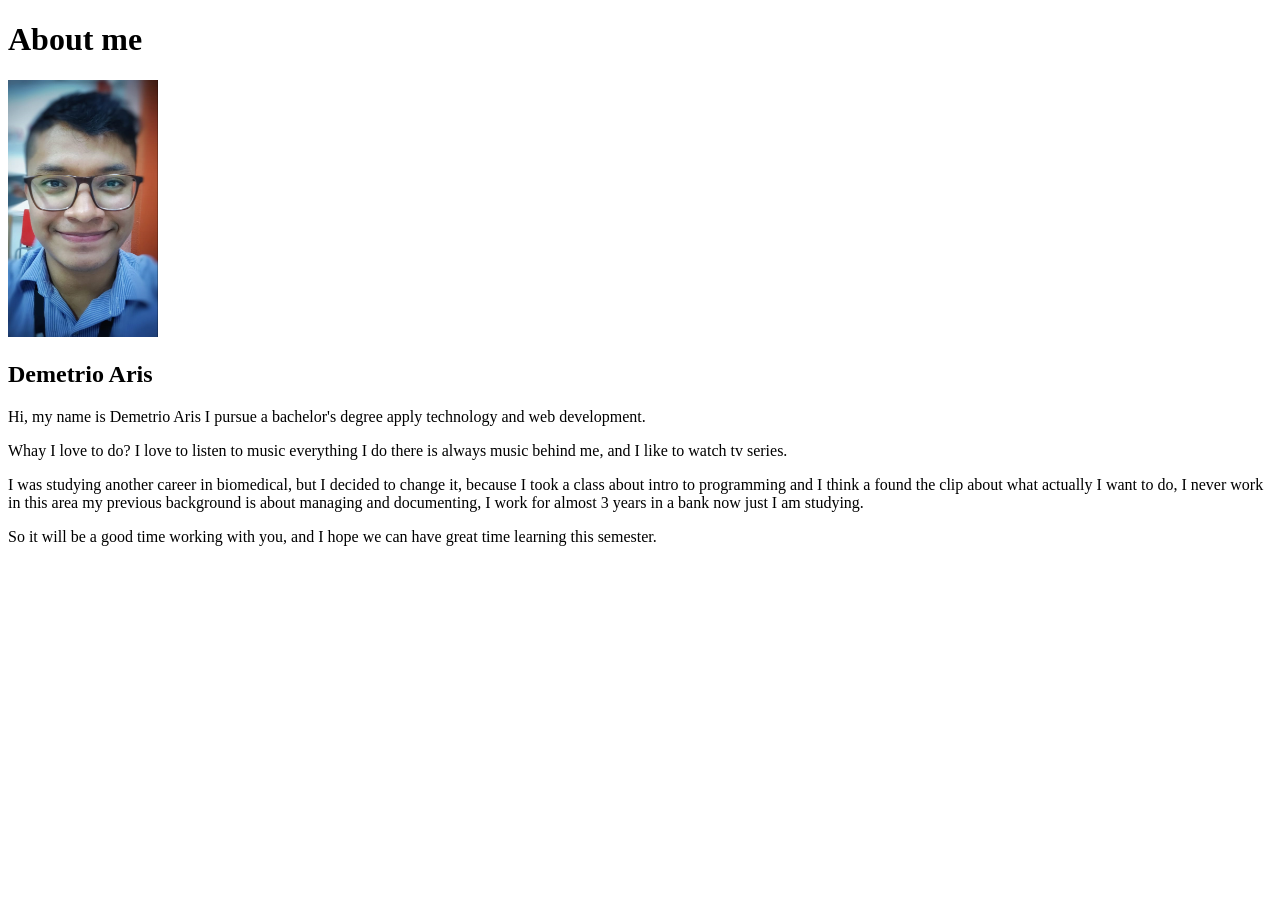
<file: aboutme/index.html>
<!DOCTYPE html>
<html lang="en">
    <head>
        <meta charset="UTF-8" />
        <meta http-equiv="X-UA-Compatible" content="IE=edge" />
        <meta name="viewport" content="width=device-width, initial-scale=1.0" />
        <title>All about me</title>
    </head>
    <body>
        <h1>About me</h1>
        <img
            src="images/mx-dem.png"
            alt="Demetrio"
            title="Demetrio in the Zocalo Mexico"
            width="150"
        />
        <h2>Demetrio Aris</h2>
        <p>
            Hi, my name is Demetrio Aris I pursue a bachelor's degree apply
            technology and web development.
        </p>
        <p>
            Whay I love to do? I love to listen to music everything I do there
            is always music behind me, and I like to watch tv series.
        </p>
        <p>
            I was studying another career in biomedical, but I decided to change
            it, because I took a class about intro to programming and I think a
            found the clip about what actually I want to do, I never work in
            this area my previous background is about managing and documenting,
            I work for almost 3 years in a bank now just I am studying.
        </p>
        <p>
            So it will be a good time working with you, and I hope we can have
            great time learning this semester.
        </p>
    </body>
</html>
</file>
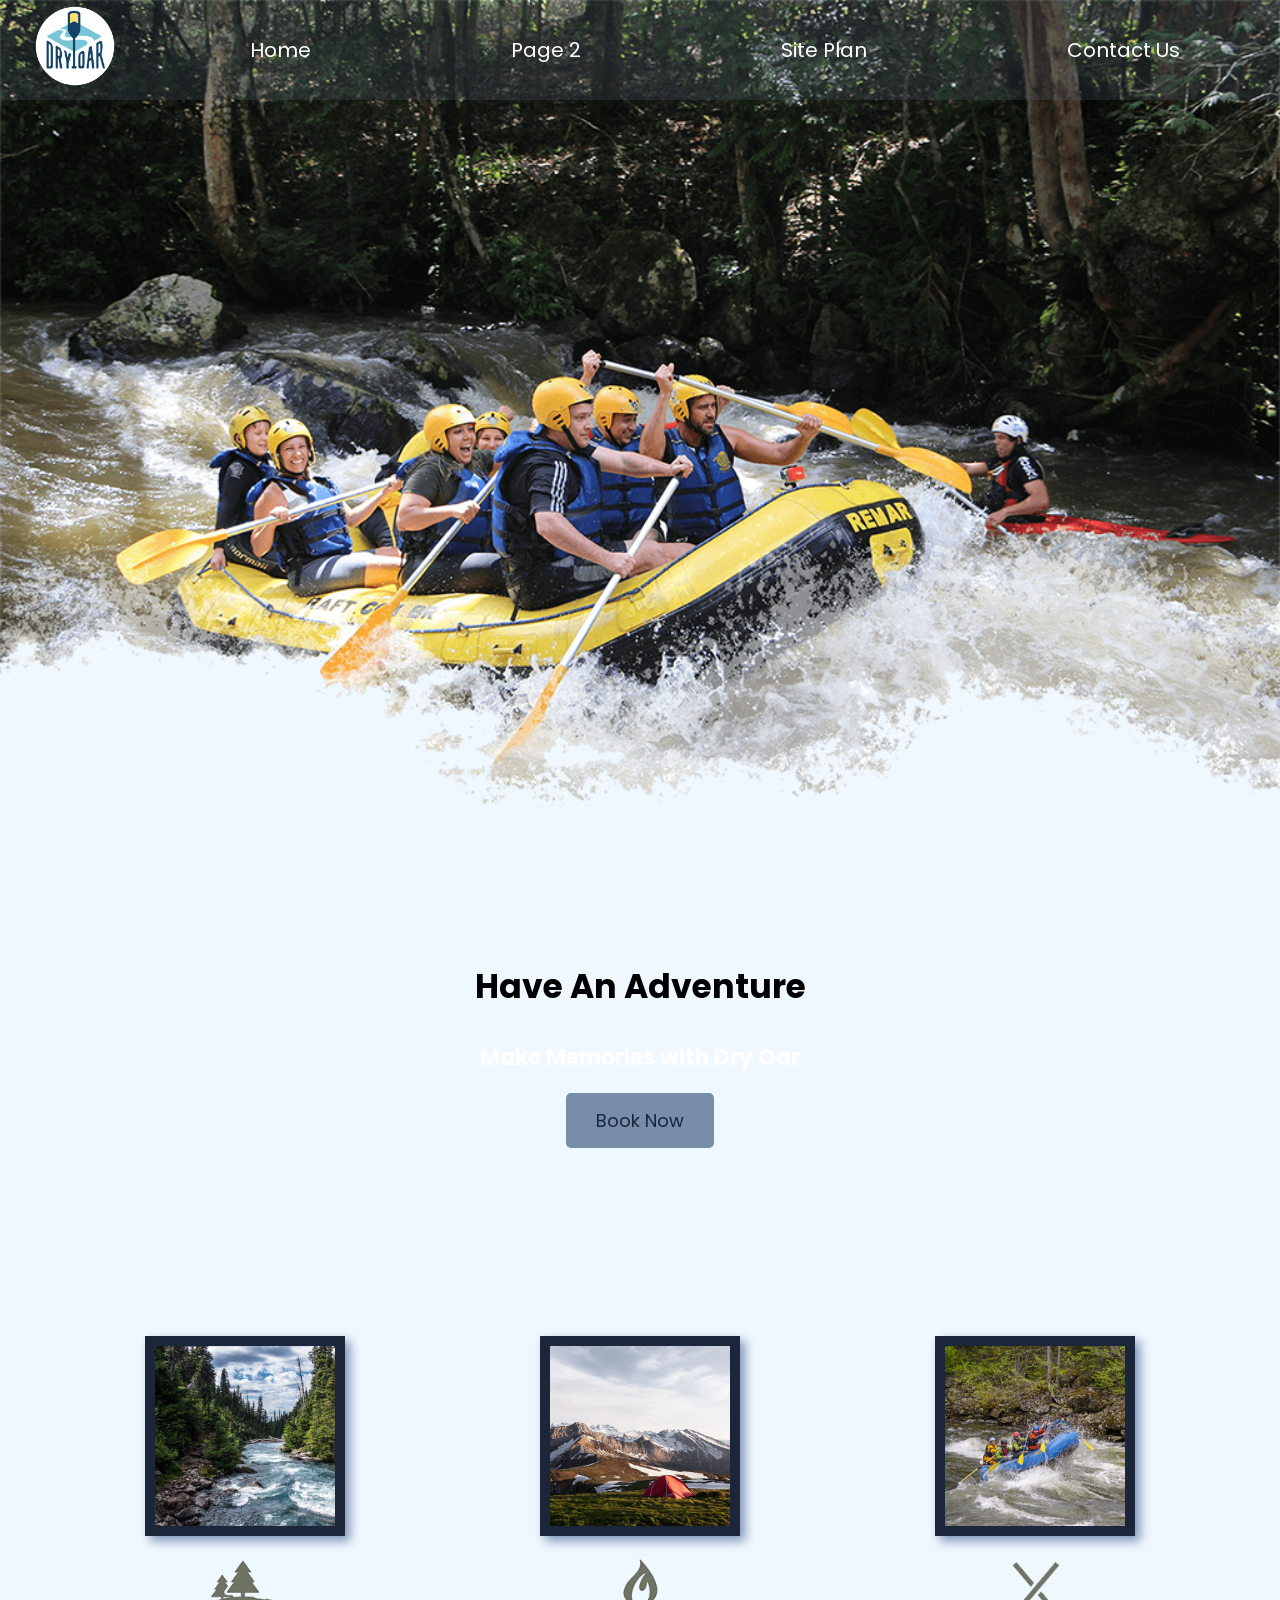
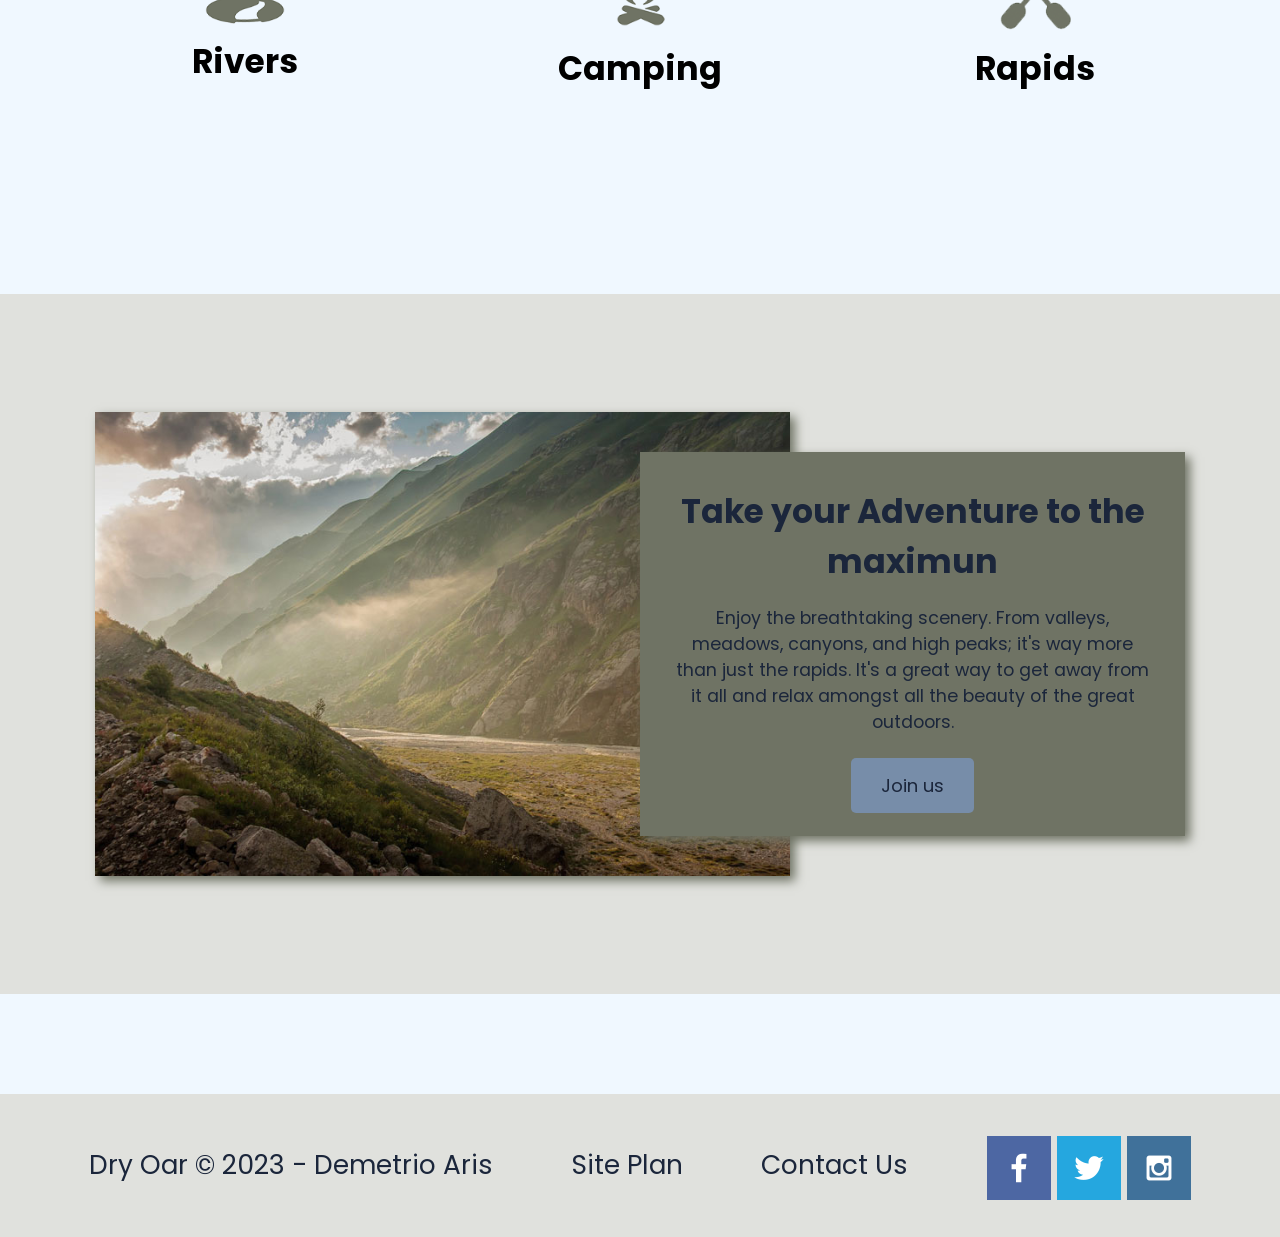
<file: wwr/index.html>
<!DOCTYPE html>
<html lang="en">
    <head>
        <meta charset="UTF-8" />
        <meta http-equiv="X-UA-Compatible" content="IE=edge" />
        <meta name="viewport" content="width=device-width, initial-scale=1.0" />
        <title>Whitewater Rafting Vacations | Dry Oar Boating | Home</title>
        <link rel="stylesheet" href="styles/style.css" />
    </head>
    <body>
        <div id="content">
            <header>
                <a id="logo_link" href="index.html">
                    <img class="logo" src="images/logo.png" alt="Dry Oar Logo"
                /></a>
                <nav>
                    <a href="index.html">Home</a>
                    <a href="#">Page 2</a>
                    <a href="site-plan-rafting.html">Site Plan</a>
                    <a href="contactus.html">Contact Us</a>
                </nav>
            </header>
            <div id="hero">
                <div id="hero-box">
                    <img
                        id="hero-img"
                        src="images/hero.png"
                        alt="People enjoy Rafting"
                    />
                    <section id="hero-msg">
                        <h1 class="home.title">Have An Adventure</h1>
                        <h4>Make Memories with Dry Oar</h4>
                        <div class="button-box">
                            <a class="book" href="contactus.html">Book Now</a>
                        </div>
                    </section>
                </div>
            </div>
            <main class="home-grid">
                <section class="rivers-card">
                    <img
                        class="card-img"
                        src="images/rivers.jpg"
                        alt="river in forest"
                    />
                    <img
                        class="icon"
                        src="images/river_icon.png"
                        alt="river icon"
                    />
                    <h2>Rivers</h2>
                </section>
                <section class="camping-card">
                    <img
                        class="card-img"
                        src="images/camping.jpg"
                        alt="tent in mountains"
                    />
                    <img
                        class="icon"
                        src="images/fire_icon.png"
                        alt="fire icon"
                    />
                    <h2>Camping</h2>
                </section>
                <section class="rapids-card">
                    <img
                        class="card-img"
                        src="images/rapids.jpg"
                        alt="rafing boat"
                    />
                    <img class="icon" src="images/oars.png" alt="oars icon" />
                    <h2>Rapids</h2>
                </section>
                <div id="background"></div>
                <img
                    class="mountains"
                    src="images/mountains.jpg"
                    alt="Misty mountains"
                />
                <section class="msg">
                    <h2>Take your Adventure to the maximun</h2>
                    <p>
                        Enjoy the breathtaking scenery. From valleys, meadows,
                        canyons, and high peaks; it's way more than just the
                        rapids. It's a great way to get away from it all and
                        relax amongst all the beauty of the great outdoors.
                    </p>
                    <a class="join" href="rivers.html">Join us</a>
                </section>
            </main>
            <footer>
                <p>Dry Oar &copy; 2023 - Demetrio Aris</p>
                <p><a href="site-plan-rafting.html">Site Plan</a></p>
                <p><a href="contactus.html">Contact Us</a></p>
                <div class="social">
                    <a href="https://facebook.com" target="_blank"
                        ><img src="images/facebook.png" alt="fb icon"
                    /></a>
                    <a href="https://twitter.com" target="_blank"
                        ><img src="images/twitter.png" alt="twitter icon"
                    /></a>
                    <a href="https://instagram.com" target="_blank"
                        ><img src="images/instagram.png" alt="instagram icon"
                    /></a>
                </div>
            </footer>
        </div>
    </body>
</html>
</file>
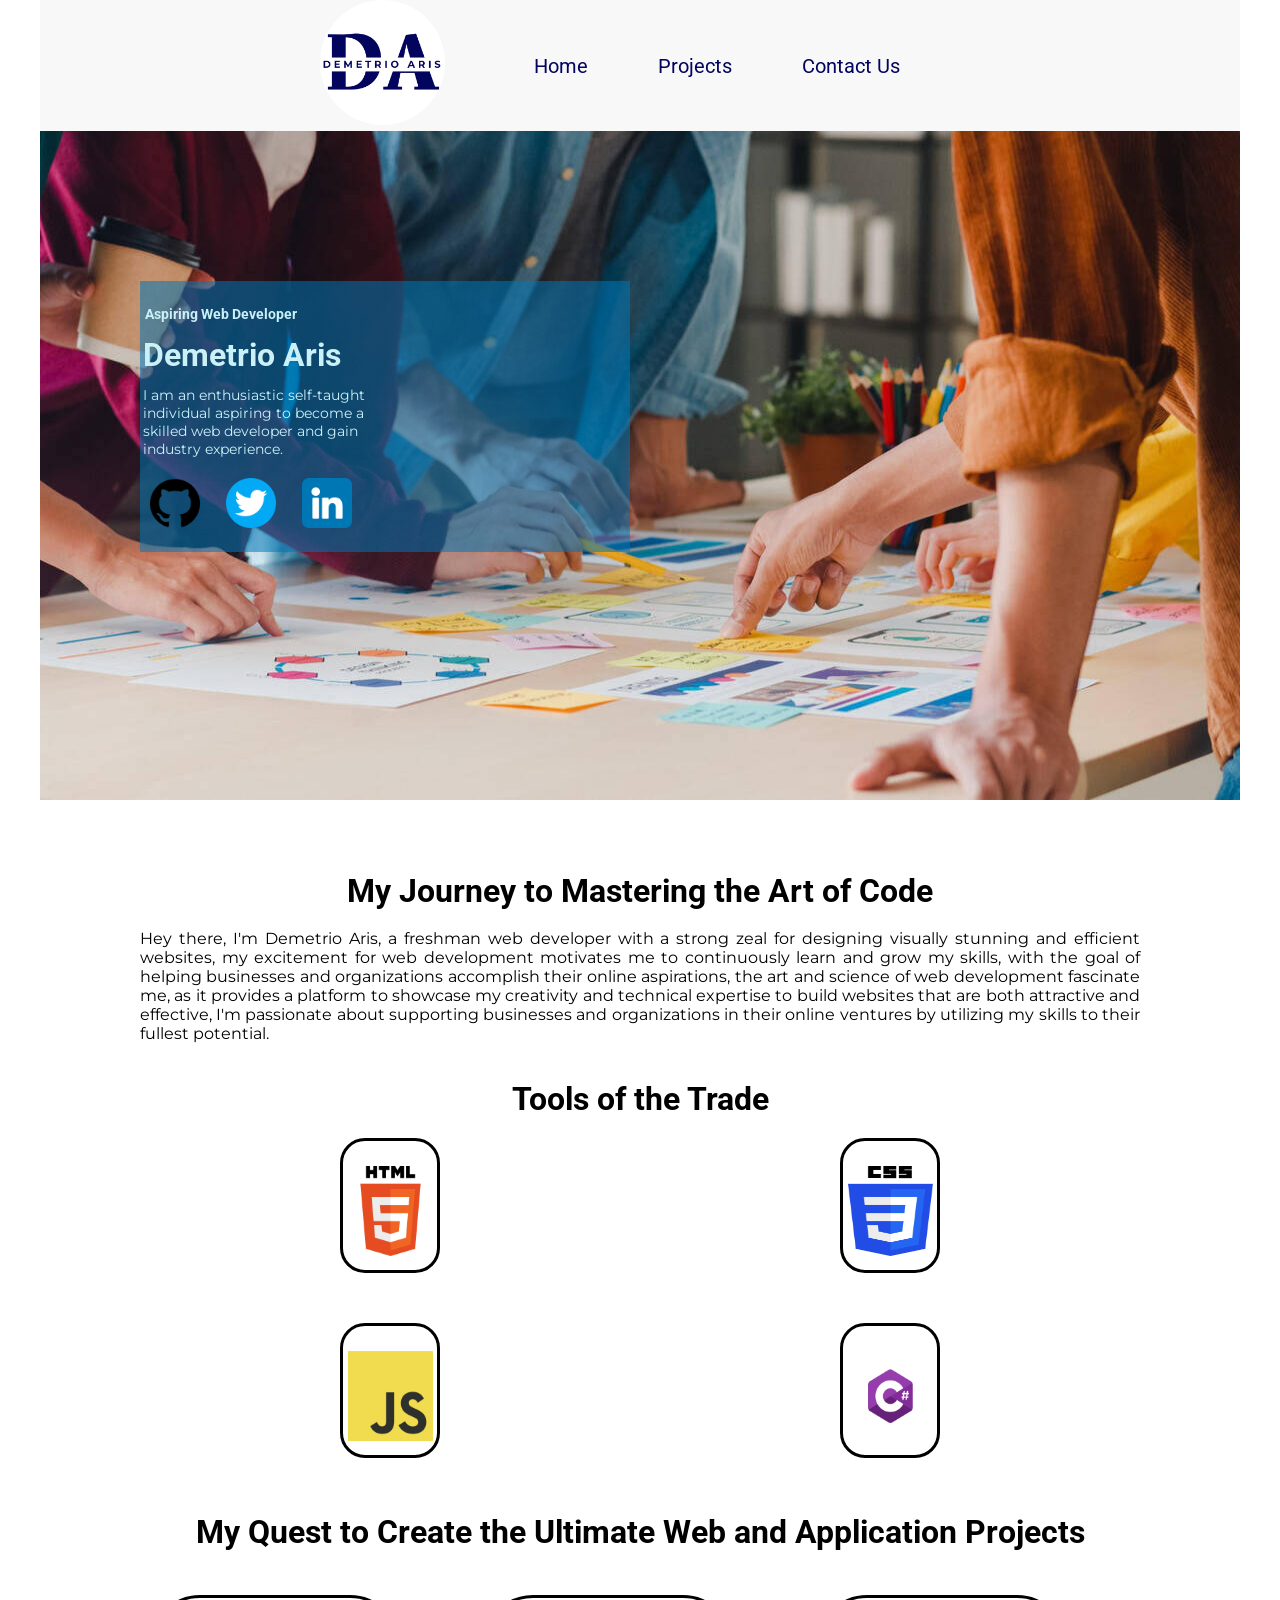
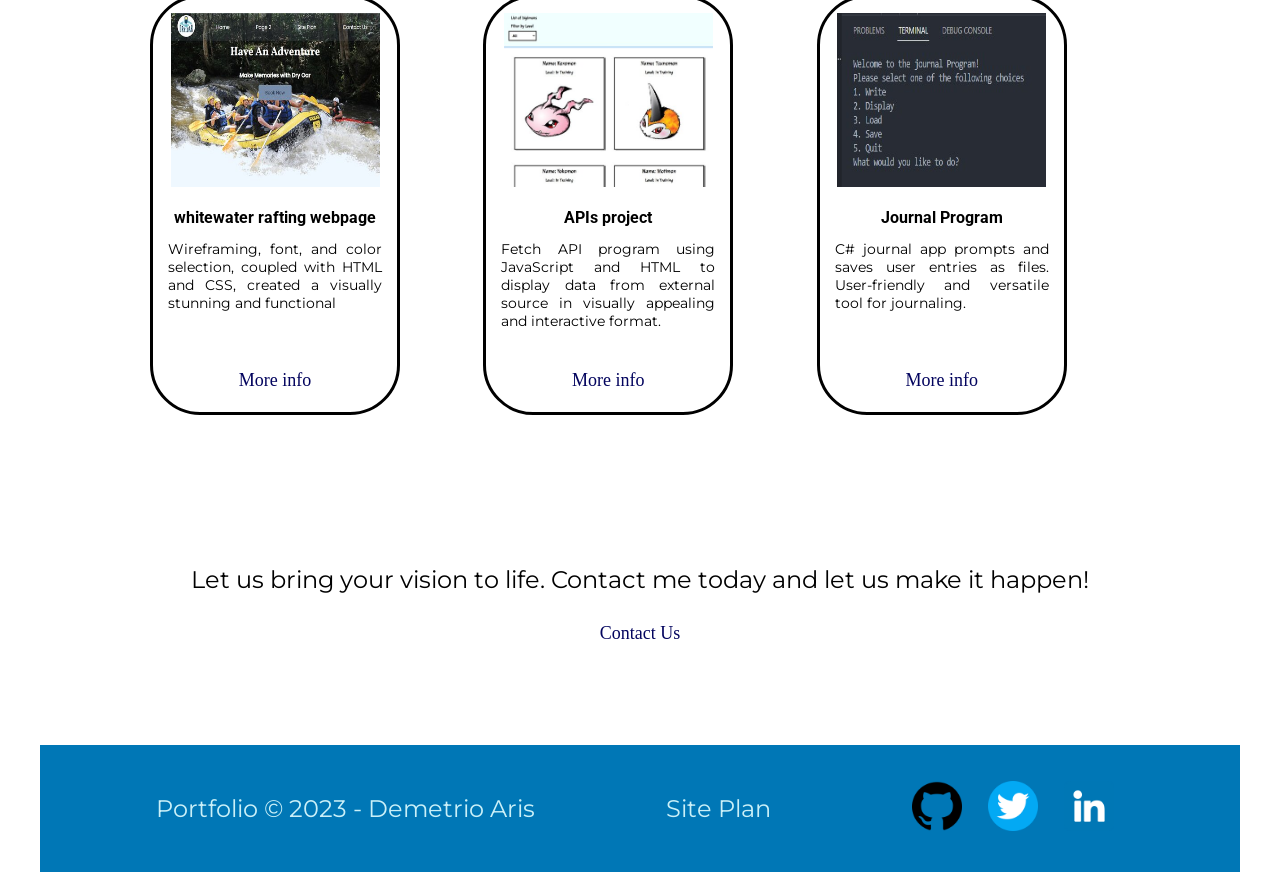
<file: dap/html/index.html>
<!DOCTYPE html>
<html lang="en">
    <head>
        <meta charset="UTF-8" />
        <meta http-equiv="X-UA-Compatible" content="IE=edge" />
        <meta name="viewport" content="width=device-width, initial-scale=1.0" />
        <title>Home | Demetrio Aris</title>
        <link rel="stylesheet" href="../styles/style.css" />
    </head>
    <body>
        <div class="content">
            <header>
                <a id="logo_link" href="../html/index.html">
                    <img
                        class="logo"
                        src="../img/LogoDemetrioWhite-modified-11.png"
                        alt="Demetrio Logo"
                /></a>
                <nav>
                    <a href="../html/index.html">Home</a>
                    <a href="../html/projects.html">Projects</a>
                    <a href="../html/contact.html">Contact Us</a>
                </nav>
            </header>
            <div id="intro">
                <div id="intro-box">
                    <img
                        id="intro-img"
                        src="../img/rsz_group-team.jpg"
                        alt="group team"
                    />
                    <div id="intro-msg">
                        <h4>Aspiring Web Developer</h4>
                        <h1>Demetrio Aris</h1>
                        <p>
                            I am an enthusiastic self-taught individual aspiring
                            to become a skilled web developer and gain industry
                            experience.
                        </p>
                        <div id="intro-social">
                            <a
                                href="https://github.com/dphase22"
                                target="_blank"
                                title="github icons"
                                ><img
                                    class="icon"
                                    src="../img/github.png"
                                    alt="Github icons created by Pixel perfect - Flaticon"
                            /></a>
                            <a
                                href="https://twitter.com/demetrio_aris"
                                target="_blank"
                                title="twitter logo icons"
                                ><img
                                    class="icon"
                                    src="../img/logo-twitter.png"
                                    alt="Twitter logo icons created by Md Tanvirul Haque - Flaticon"
                            /></a>
                            <a
                                href="https://www.linkedin.com/in/demetrio-aris"
                                target="_blank"
                                title="linkedin iconos"
                                ><img
                                    class="icon"
                                    src="../img/linkedin-logo.png"
                                    alt="Linkedin iconos creados por riajulislam - Flaticon"
                            /></a>
                        </div>
                    </div>
                </div>
            </div>
            <main>
                <div id="about-myself">
                    <h1>My Journey to Mastering the Art of Code</h1>
                    <p>
                        Hey there, I'm Demetrio Aris, a freshman web developer
                        with a strong zeal for designing visually stunning and
                        efficient websites, my excitement for web development
                        motivates me to continuously learn and grow my skills,
                        with the goal of helping businesses and organizations
                        accomplish their online aspirations, the art and science
                        of web development fascinate me, as it provides a
                        platform to showcase my creativity and technical
                        expertise to build websites that are both attractive and
                        effective, I'm passionate about supporting businesses
                        and organizations in their online ventures by utilizing
                        my skills to their fullest potential.
                    </p>
                </div>
                <div id="tools">
                    <h1>Tools of the Trade</h1>
                    <div id="box-tools-1">
                        <img
                            class="tools-icon"
                            src="../img/HTML5.png"
                            alt="HTML5"
                        />
                    </div>
                    <div id="box-tools-2">
                        <img
                            class="tools-icon"
                            src="../img/CSS.png"
                            alt="CSS"
                        />
                    </div>
                    <div id="box-tools-3">
                        <img
                            class="tools-icon"
                            src="../img/JavaScript-logo.png"
                            alt="JavaScript"
                        />
                    </div>
                    <div id="box-tools-4">
                        <img
                            class="tools-icon"
                            src="../img/Csharp_Logo.png"
                            alt="JavaScript"
                        />
                    </div>
                </div>
                <div id="box-projects">
                    <h1>
                        My Quest to Create the Ultimate Web and Application
                        Projects
                    </h1>
                    <div id="box-1p">
                        <img
                            src="../img/rsz_1wwd_page.jpg"
                            alt="WWR web page"
                        />
                        <h3>whitewater rafting webpage</h3>
                        <p>
                            Wireframing, font, and color selection, coupled with
                            HTML and CSS, created a visually stunning and
                            functional
                        </p>
                        <div class="button-project">
                            <a
                                class="more-info"
                                href="../html/projects.html#wwr"
                                >More info</a
                            >
                        </div>
                    </div>
                    <div id="box-2p">
                        <img
                            src="../img/rsz_apis_project.jpg"
                            alt="APIs project"
                        />
                        <h3>APIs project</h3>
                        <p>
                            Fetch API program using JavaScript and HTML to
                            display data from external source in visually
                            appealing and interactive format.
                        </p>
                        <div class="button-project">
                            <a
                                class="more-info"
                                href="../html/projects.html#apis-project"
                                >More info</a
                            >
                        </div>
                    </div>
                    <div id="box-3p">
                        <img src="../img/journal.jpg" alt="Journal Program" />
                        <h3>Journal Program</h3>
                        <p>
                            C# journal app prompts and saves user entries as
                            files. User-friendly and versatile tool for
                            journaling.
                        </p>
                        <div class="button-project">
                            <a
                                class="more-info"
                                href="../html/projects.html#journal"
                                >More info</a
                            >
                        </div>
                    </div>
                </div>
                <div class="invitation-box">
                    <p>
                        Let us bring your vision to life. Contact me today and
                        let us make it happen!
                    </p>
                    <div class="button-contact">
                        <a class="contact" href="../html/contact.html"
                            >Contact Us</a
                        >
                    </div>
                </div>
            </main>
            <footer>
                <p>Portfolio &copy; 2023 - Demetrio Aris</p>
                <p>
                    <a href="/dap/site-plan.html" target="_blank">Site Plan</a>
                </p>
                <div class="social">
                    <a
                        href="https://github.com/dphase22"
                        target="_blank"
                        title="github icons"
                        ><img
                            class="icon"
                            src="../img/github.png"
                            alt="Github icons created by Pixel perfect - Flaticon"
                    /></a>
                    <a
                        href="https://twitter.com/demetrio_aris"
                        target="_blank"
                        title="twitter logo icons"
                        ><img
                            class="icon"
                            src="../img/logo-twitter.png"
                            alt="Twitter logo icons created by Md Tanvirul Haque - Flaticon"
                    /></a>
                    <a
                        href="https://www.linkedin.com/in/demetrio-aris"
                        target="_blank"
                        title="linkedin iconos"
                        ><img
                            class="icon"
                            src="../img/linkedin-logo.png"
                            alt="Linkedin iconos creados por riajulislam - Flaticon"
                    /></a>
                </div>
            </footer>
        </div>
    </body>
</html>
</file>
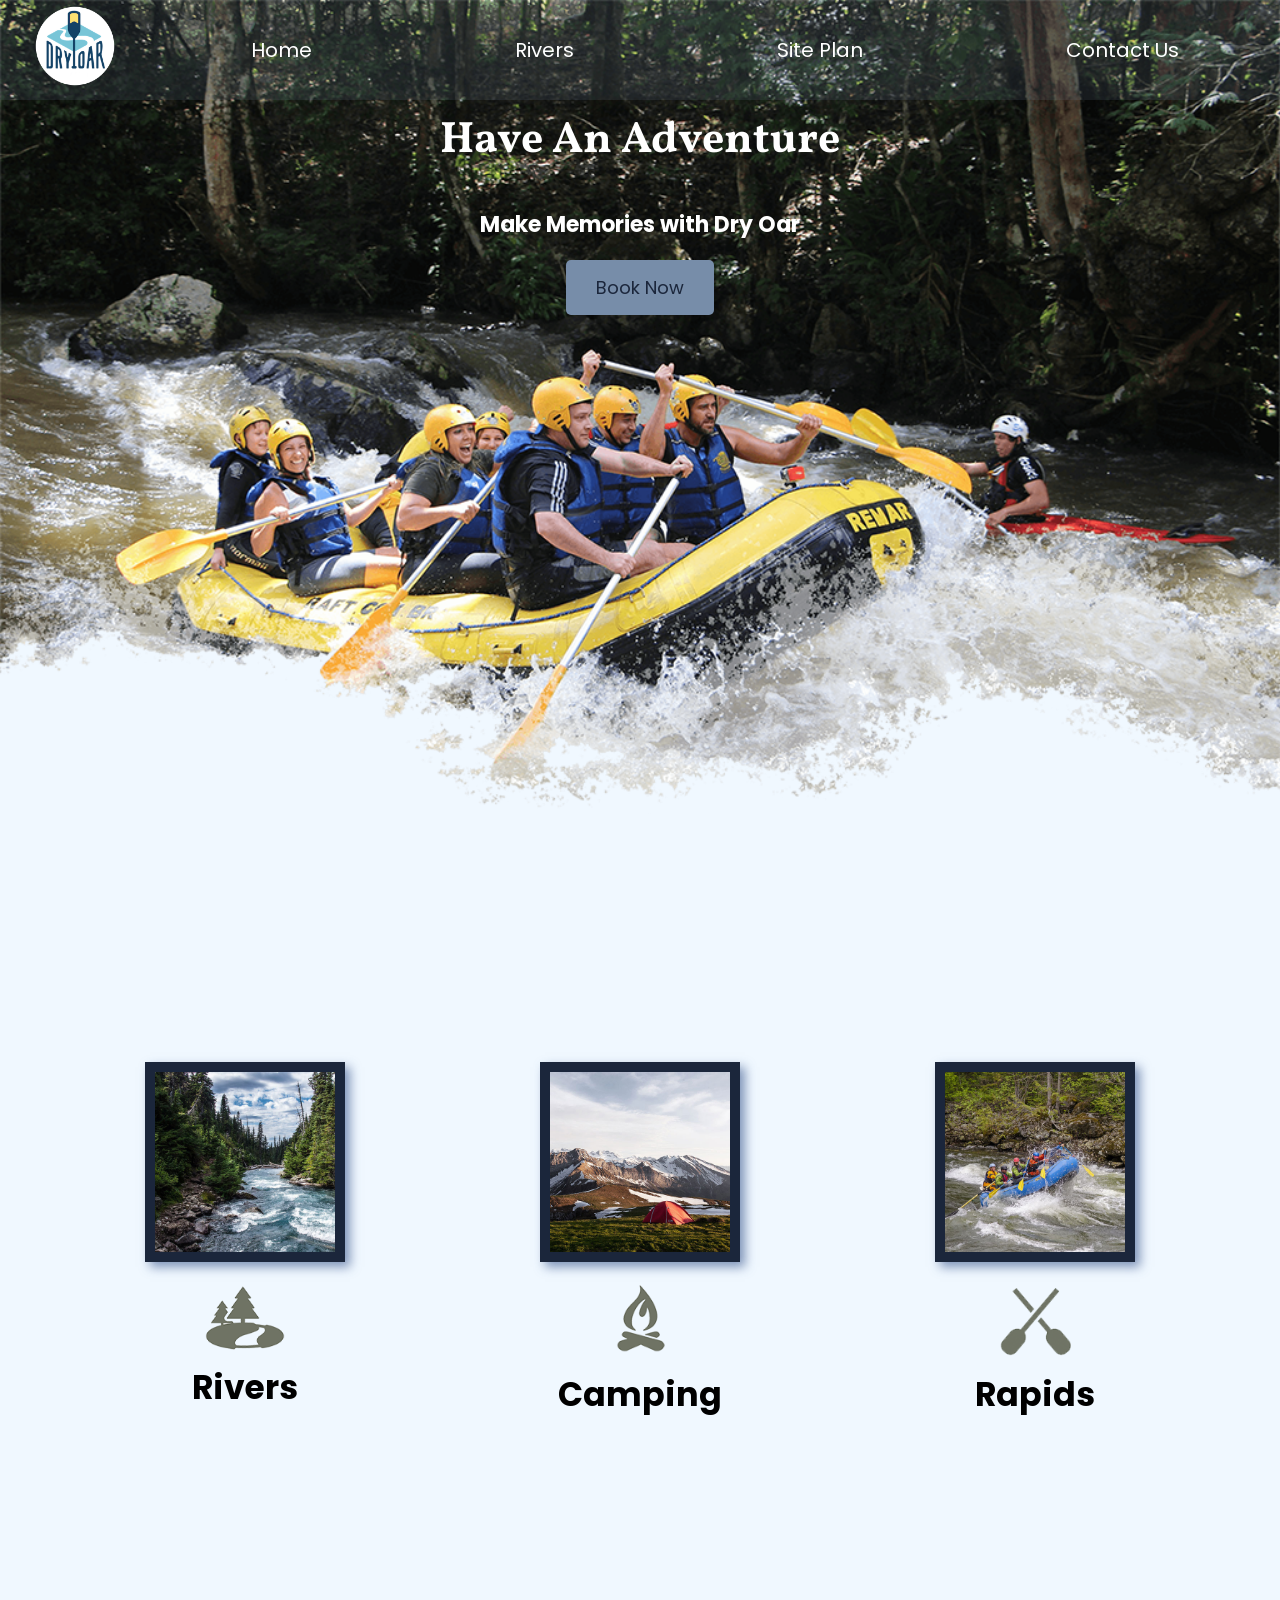
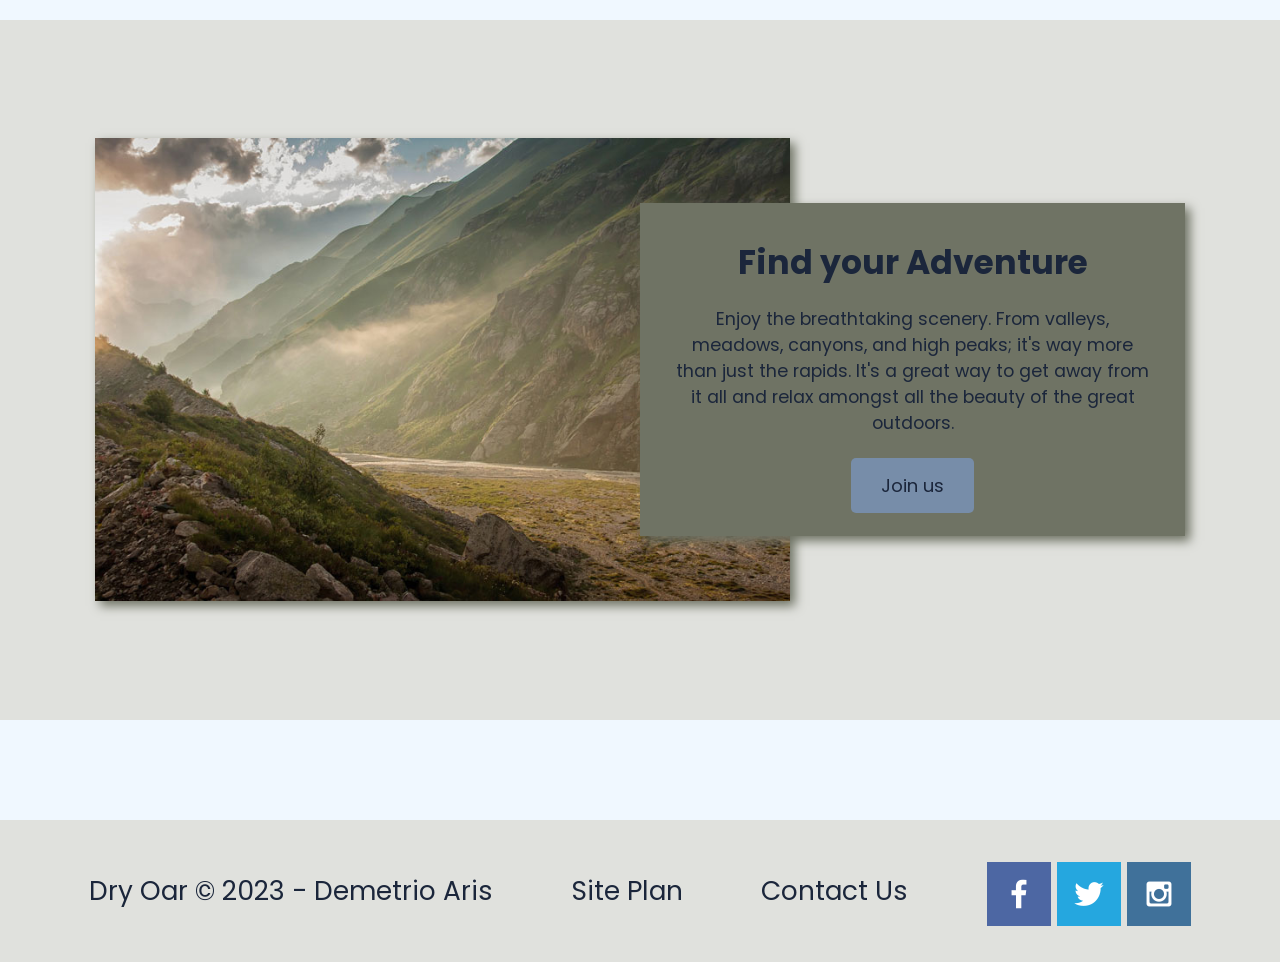
<file: wwr/html/index.html>
<!DOCTYPE html>
<html lang="en">
    <head>
        <meta charset="UTF-8" />
        <meta http-equiv="X-UA-Compatible" content="IE=edge" />
        <meta name="viewport" content="width=device-width, initial-scale=1.0" />
        <title>Whitewater Rafting Vacations | Dry Oar Boating | Home</title>
        <link rel="stylesheet" href="../styles/style.css" />
    </head>
    <body>
        <div id="content">
            <header>
                <a id="logo_link" href="../index.html">
                    <img
                        class="logo"
                        src="../images/logo.png"
                        alt="Dry Oar Logo"
                /></a>
                <nav>
                    <a href="../html/index.html">Home</a>
                    <a href="../html/rivers.html">Rivers</a>
                    <a href="../html/site-plan-rafting.html">Site Plan</a>
                    <a href="../html/contactus.html">Contact Us</a>
                </nav>
            </header>
            <div id="hero">
                <div id="hero-box">
                    <img
                        id="hero-img"
                        src="../images/hero.png"
                        alt="People enjoying white water rafting"
                    />
                </div>
                <section id="hero-msg">
                    <h1 class="home-title">Have An Adventure</h1>
                    <h4>Make Memories with Dry Oar</h4>
                    <div class="button-box">
                        <a class="book" href="rates.html">Book Now</a>
                    </div>
                </section>
            </div>
            <main class="home-grid">
                <section class="rivers-card">
                    <img
                        class="card-img"
                        src="../images/rivers.jpg"
                        alt="river in forest"
                    />
                    <img
                        class="icon"
                        src="../images/river_icon.png"
                        alt="river icon"
                    />
                    <h2>Rivers</h2>
                </section>
                <section class="camping-card">
                    <img
                        class="card-img"
                        src="../images/camping.jpg"
                        alt="tent in mountains"
                    />
                    <img
                        class="icon"
                        src="../images/fire_icon.png"
                        alt="fire icon"
                    />
                    <h2>Camping</h2>
                </section>
                <section class="rapids-card">
                    <img
                        class="card-img"
                        src="../images/rapids.jpg"
                        alt="rafting boat"
                    />
                    <img
                        class="icon"
                        src="../images/oars.png"
                        alt="oars icon"
                    />
                    <h2>Rapids</h2>
                </section>
                <div id="background"></div>
                <img
                    class="mountains"
                    src="../images/mountains.jpg"
                    alt="Misty mountains"
                />
                <section class="msg">
                    <h2>Find your Adventure</h2>
                    <p>
                        Enjoy the breathtaking scenery. From valleys, meadows,
                        canyons, and high peaks; it's way more than just the
                        rapids. It's a great way to get away from it all and
                        relax amongst all the beauty of the great outdoors.
                    </p>
                    <div class="join-box">
                        <a class="join" href="../rivers.html">Join us</a>
                    </div>
                </section>
            </main>
            <footer>
                <p>Dry Oar &copy; 2023 - Demetrio Aris</p>
                <p><a href="../site-plan-rafting.html">Site Plan</a></p>
                <p><a href="../contactus.html">Contact Us</a></p>
                <div class="social">
                    <a href="../https://facebook.com" target="_blank"
                        ><img src="../images/facebook.png" alt="fb icon"
                    /></a>
                    <a href="../https://twitter.com" target="_blank"
                        ><img src="../images/twitter.png" alt="twitter icon"
                    /></a>
                    <a href="../https://instagram.com" target="_blank"
                        ><img
                            src="../images/instagram.png"
                            alt="instagram icon"
                    /></a>
                </div>
            </footer>
        </div>
    </body>
</html>
</file>
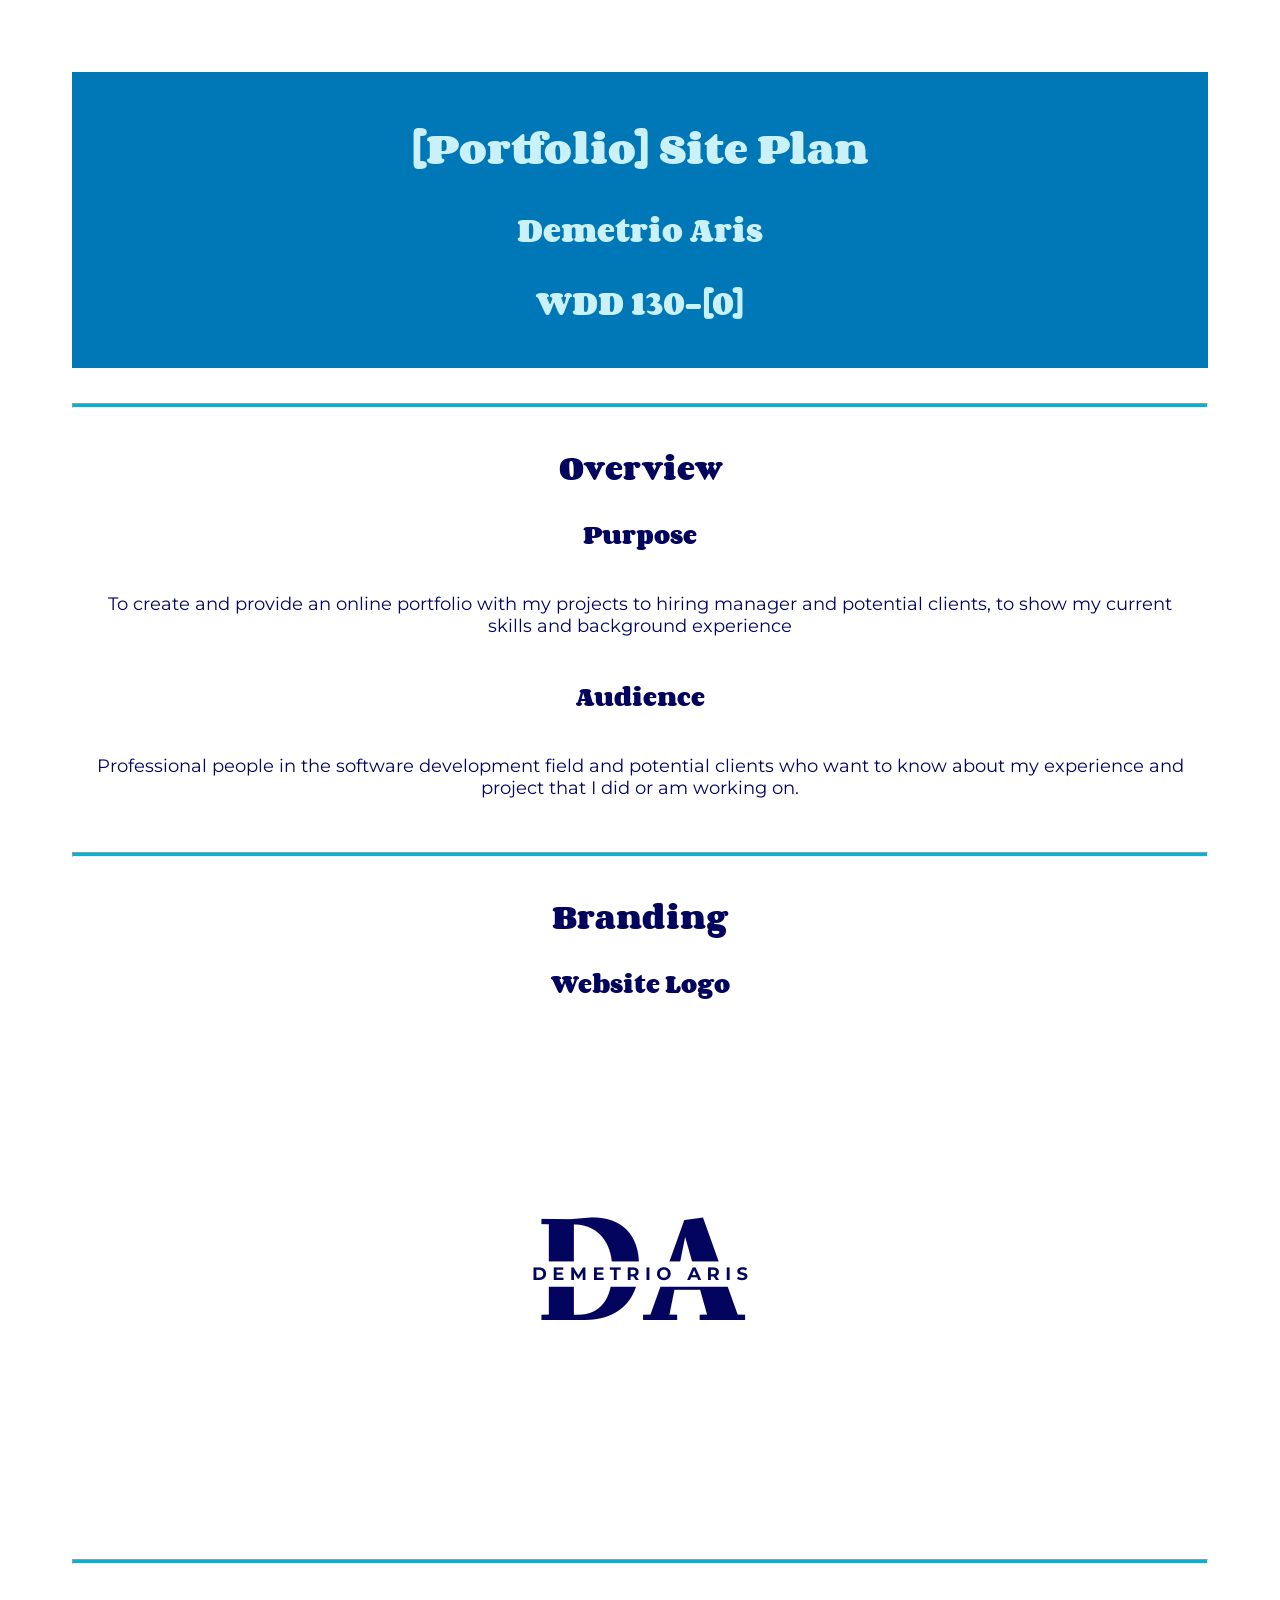
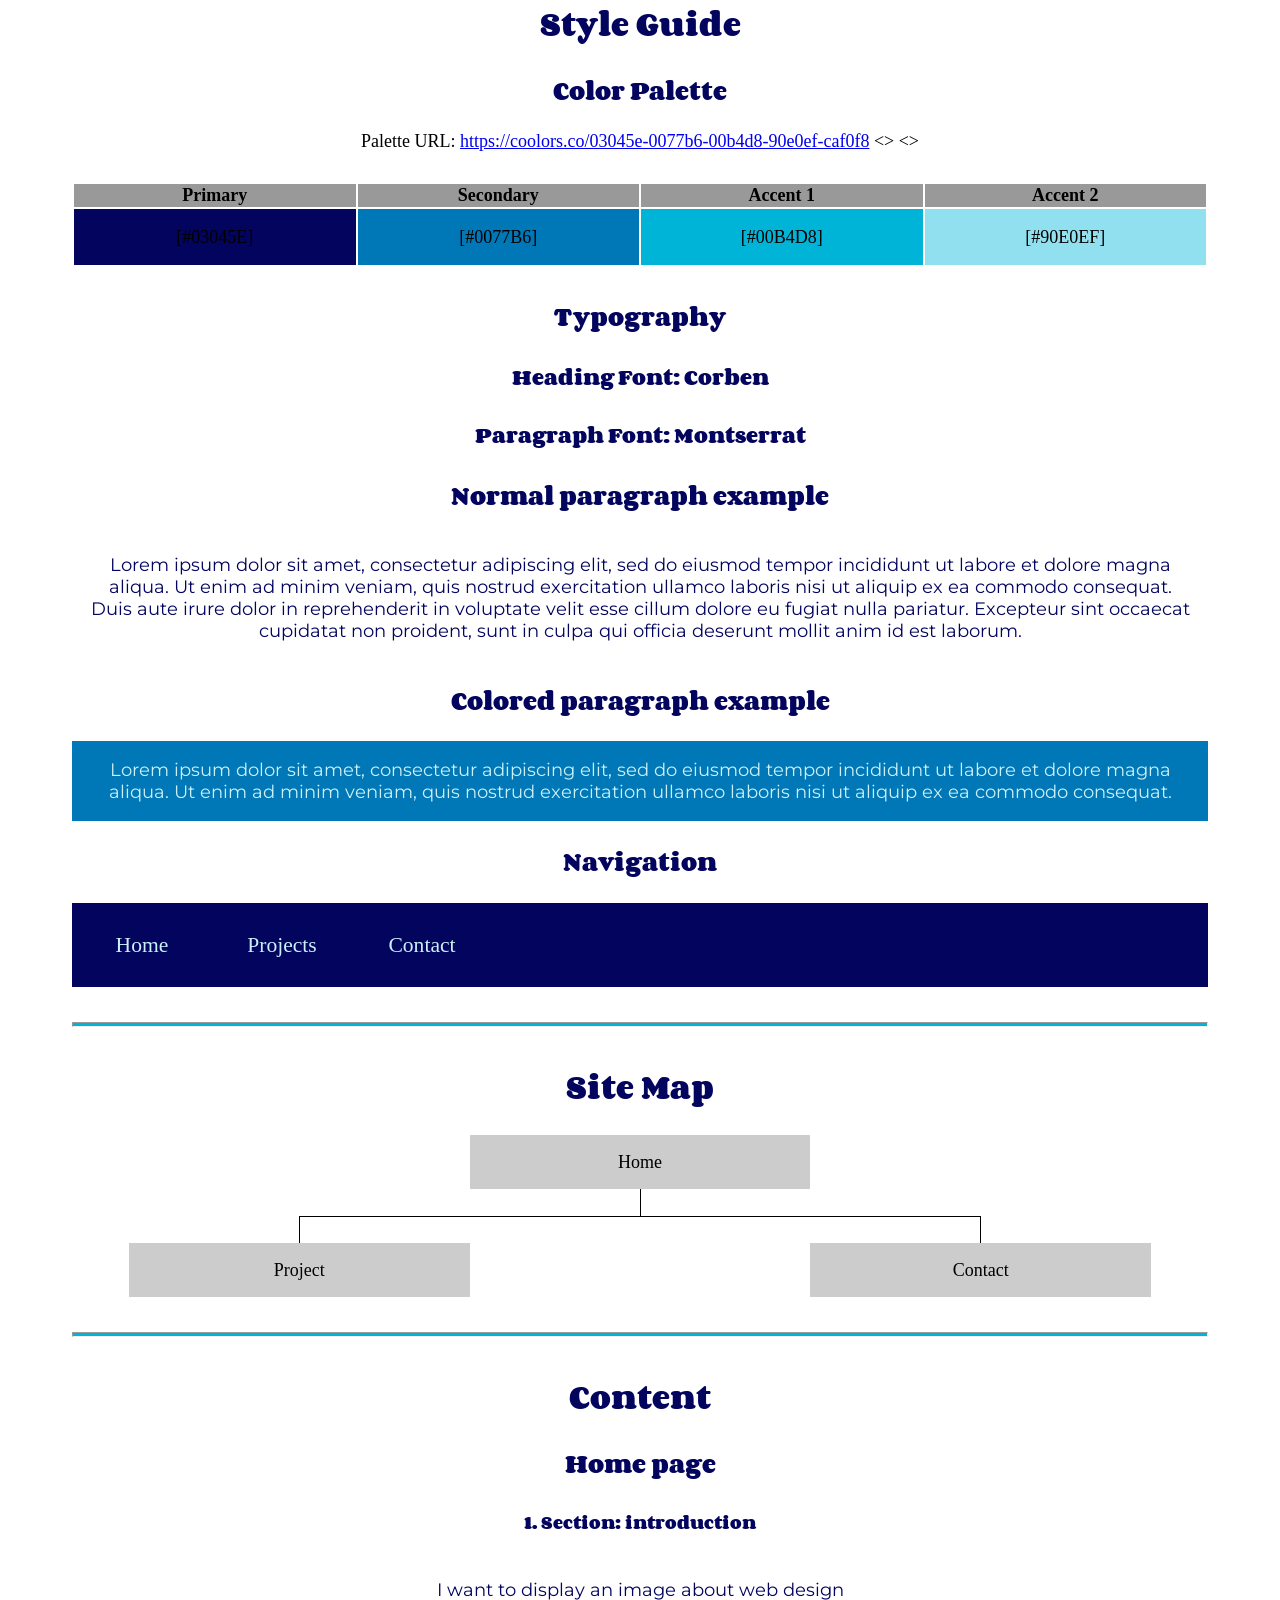
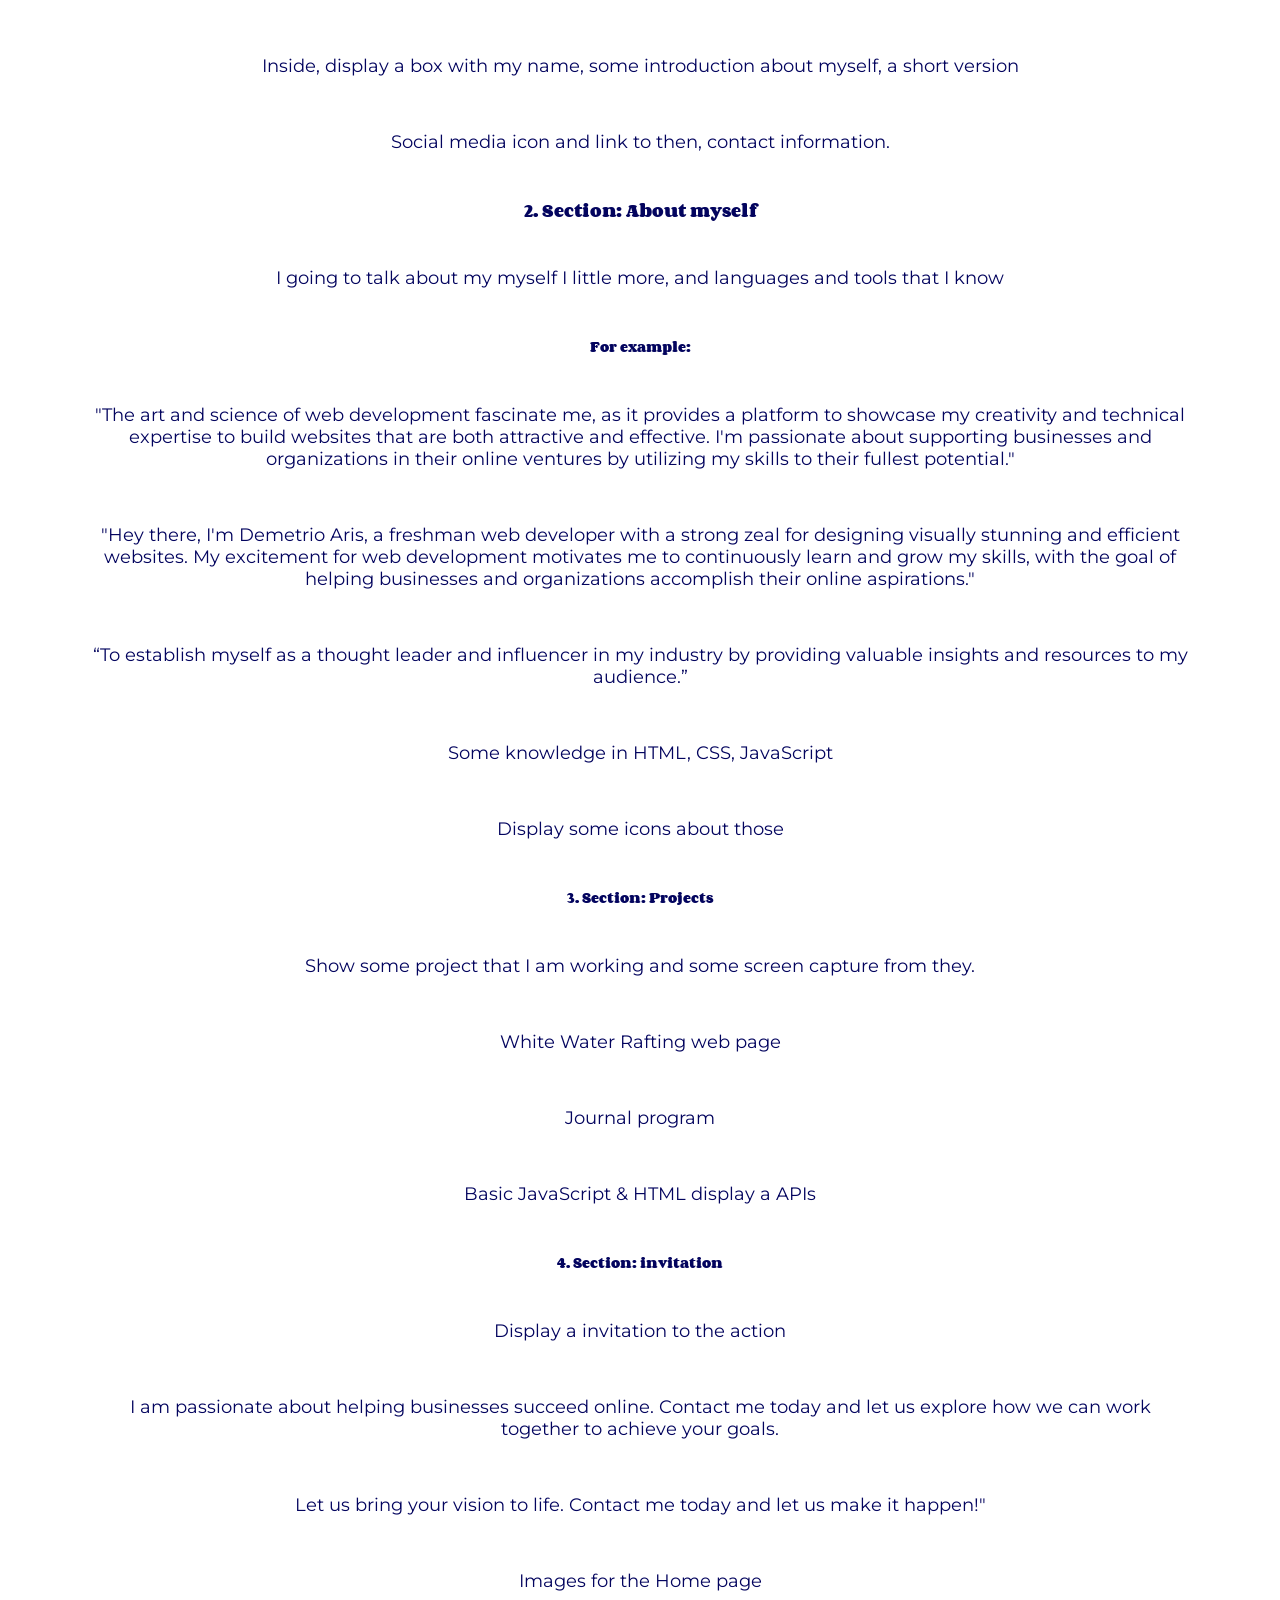
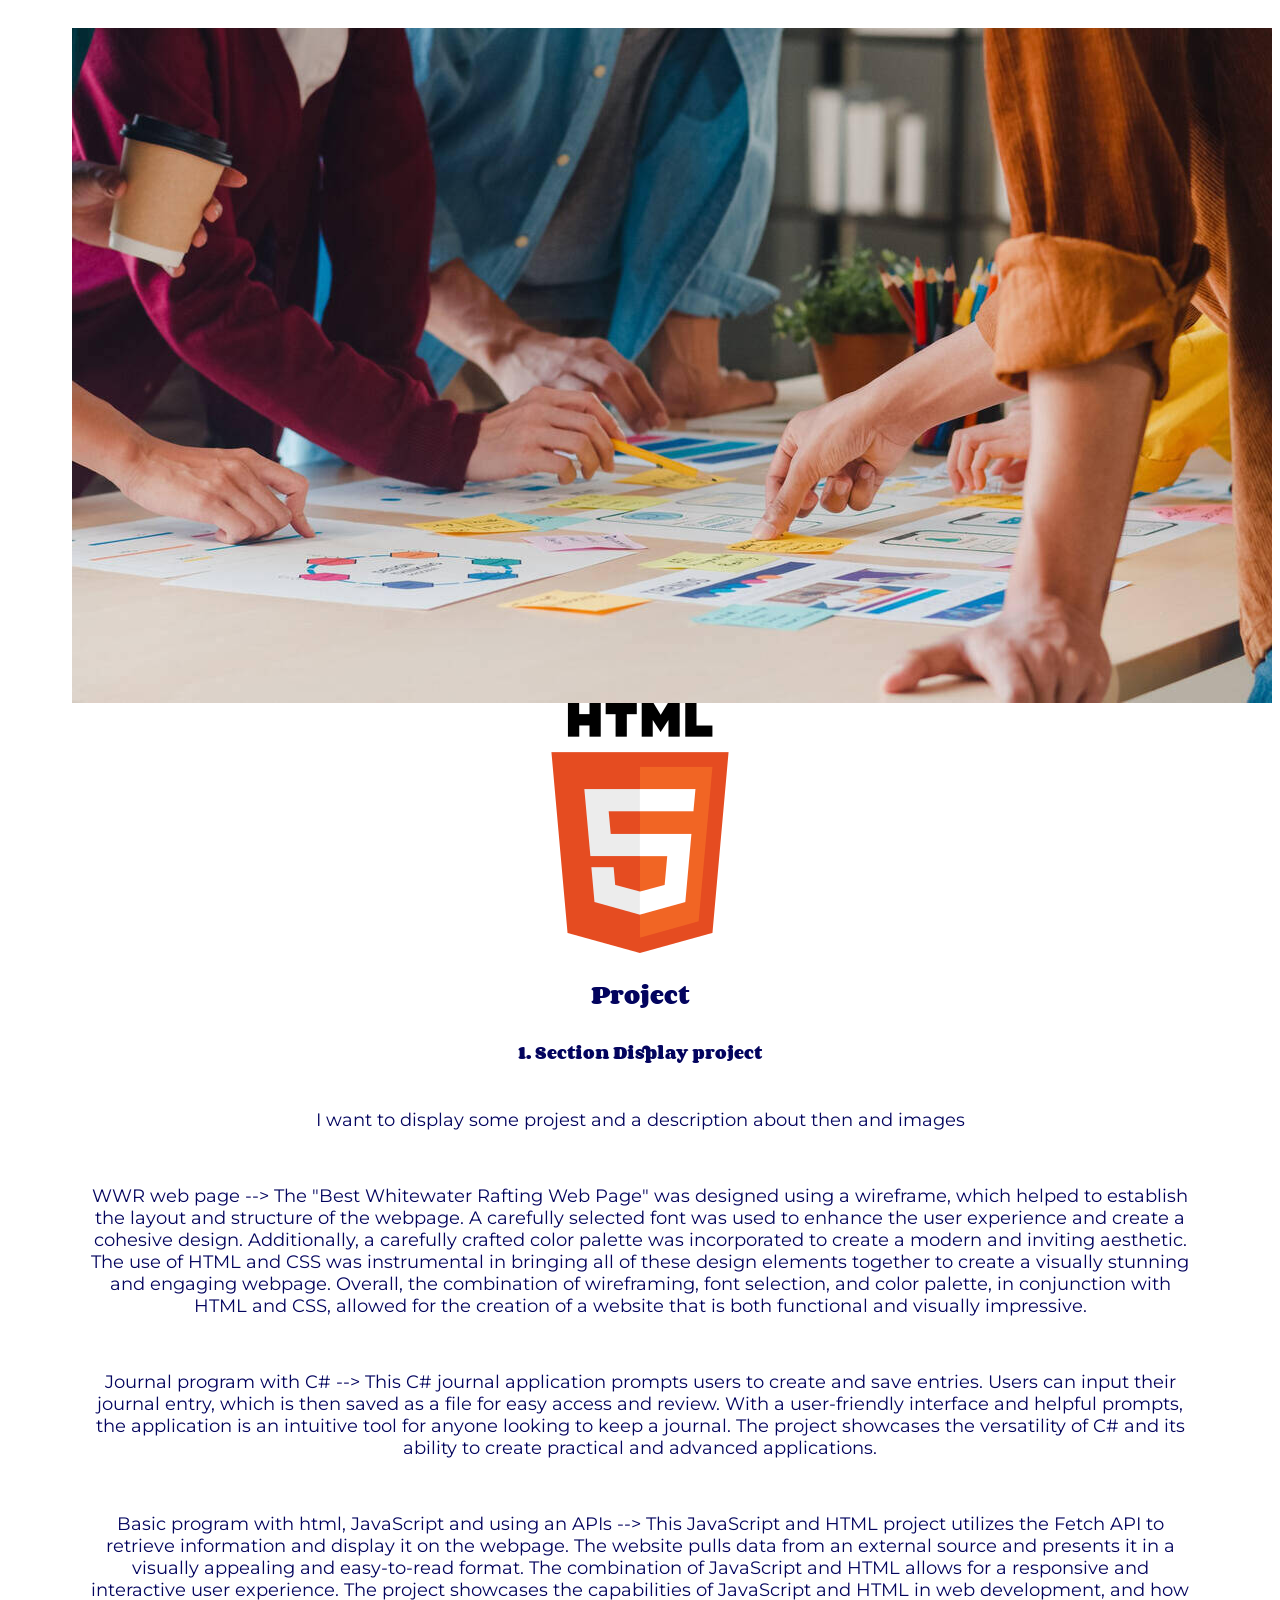
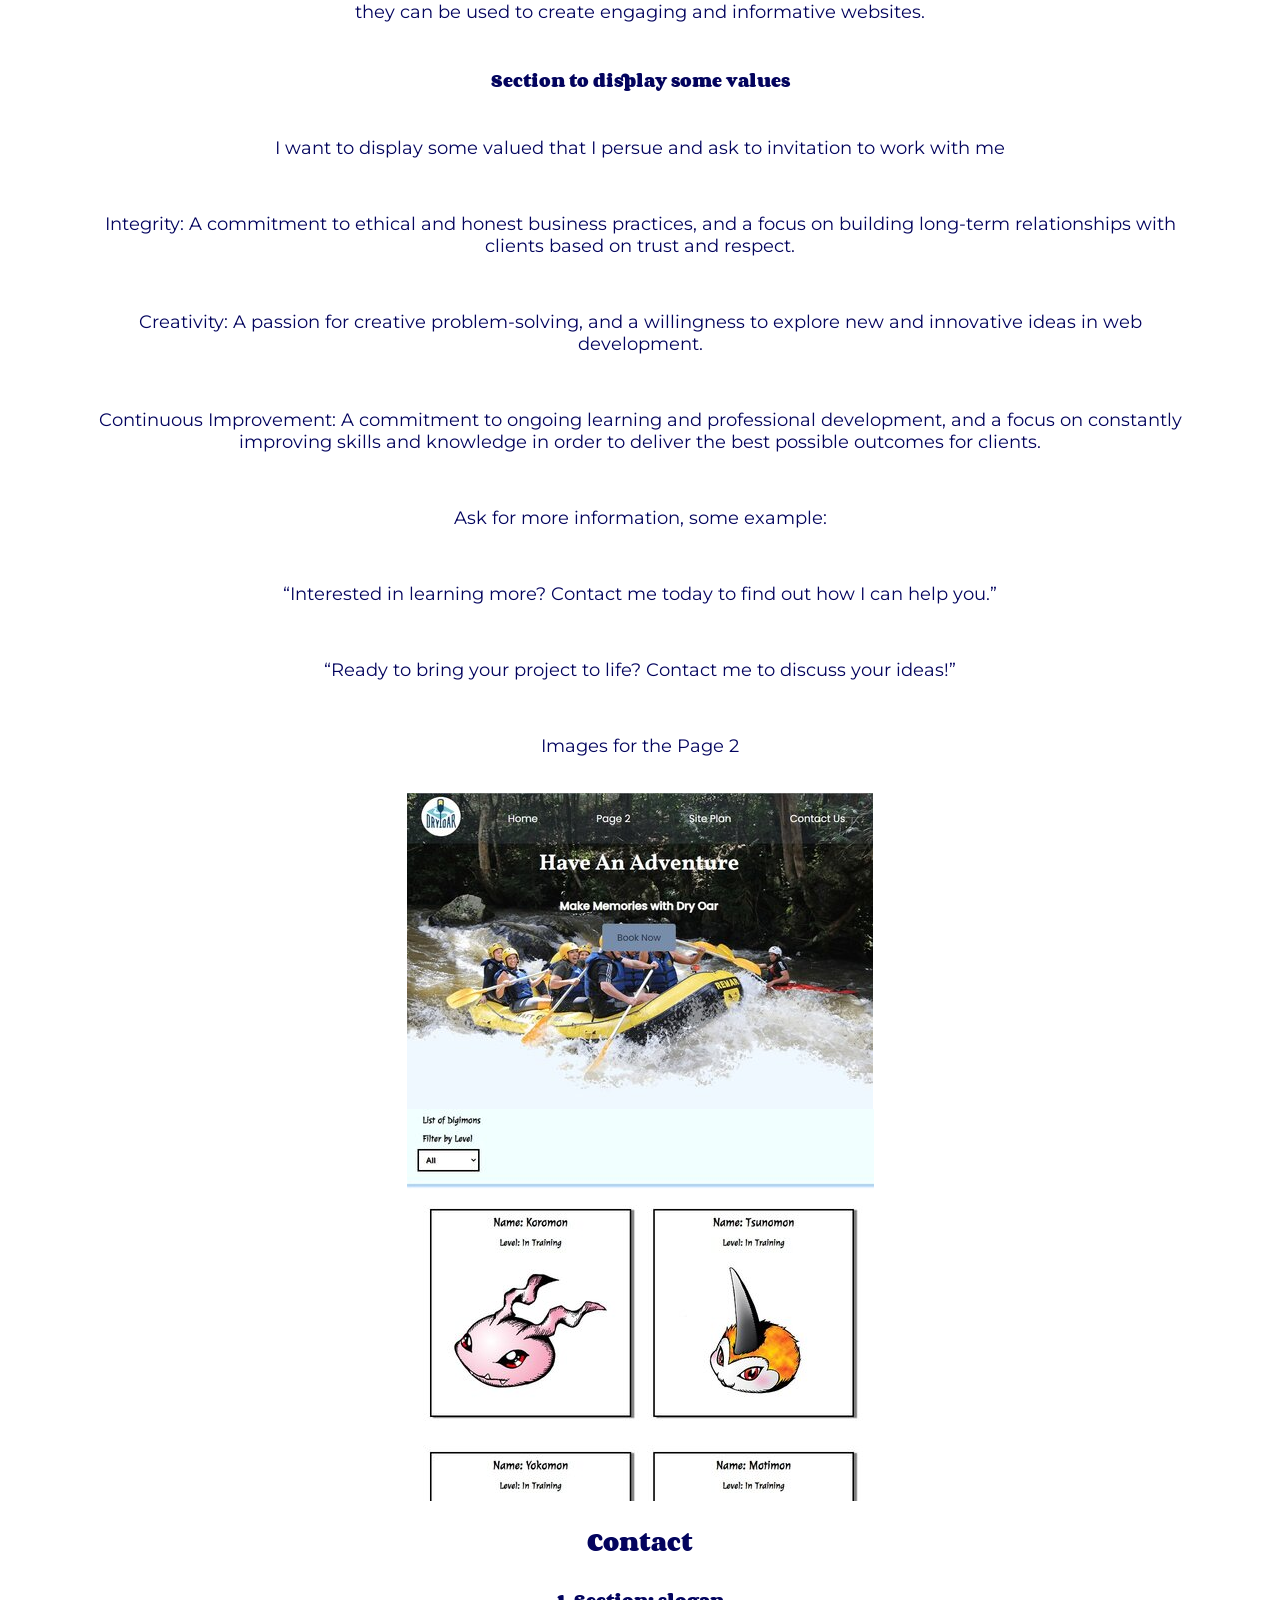
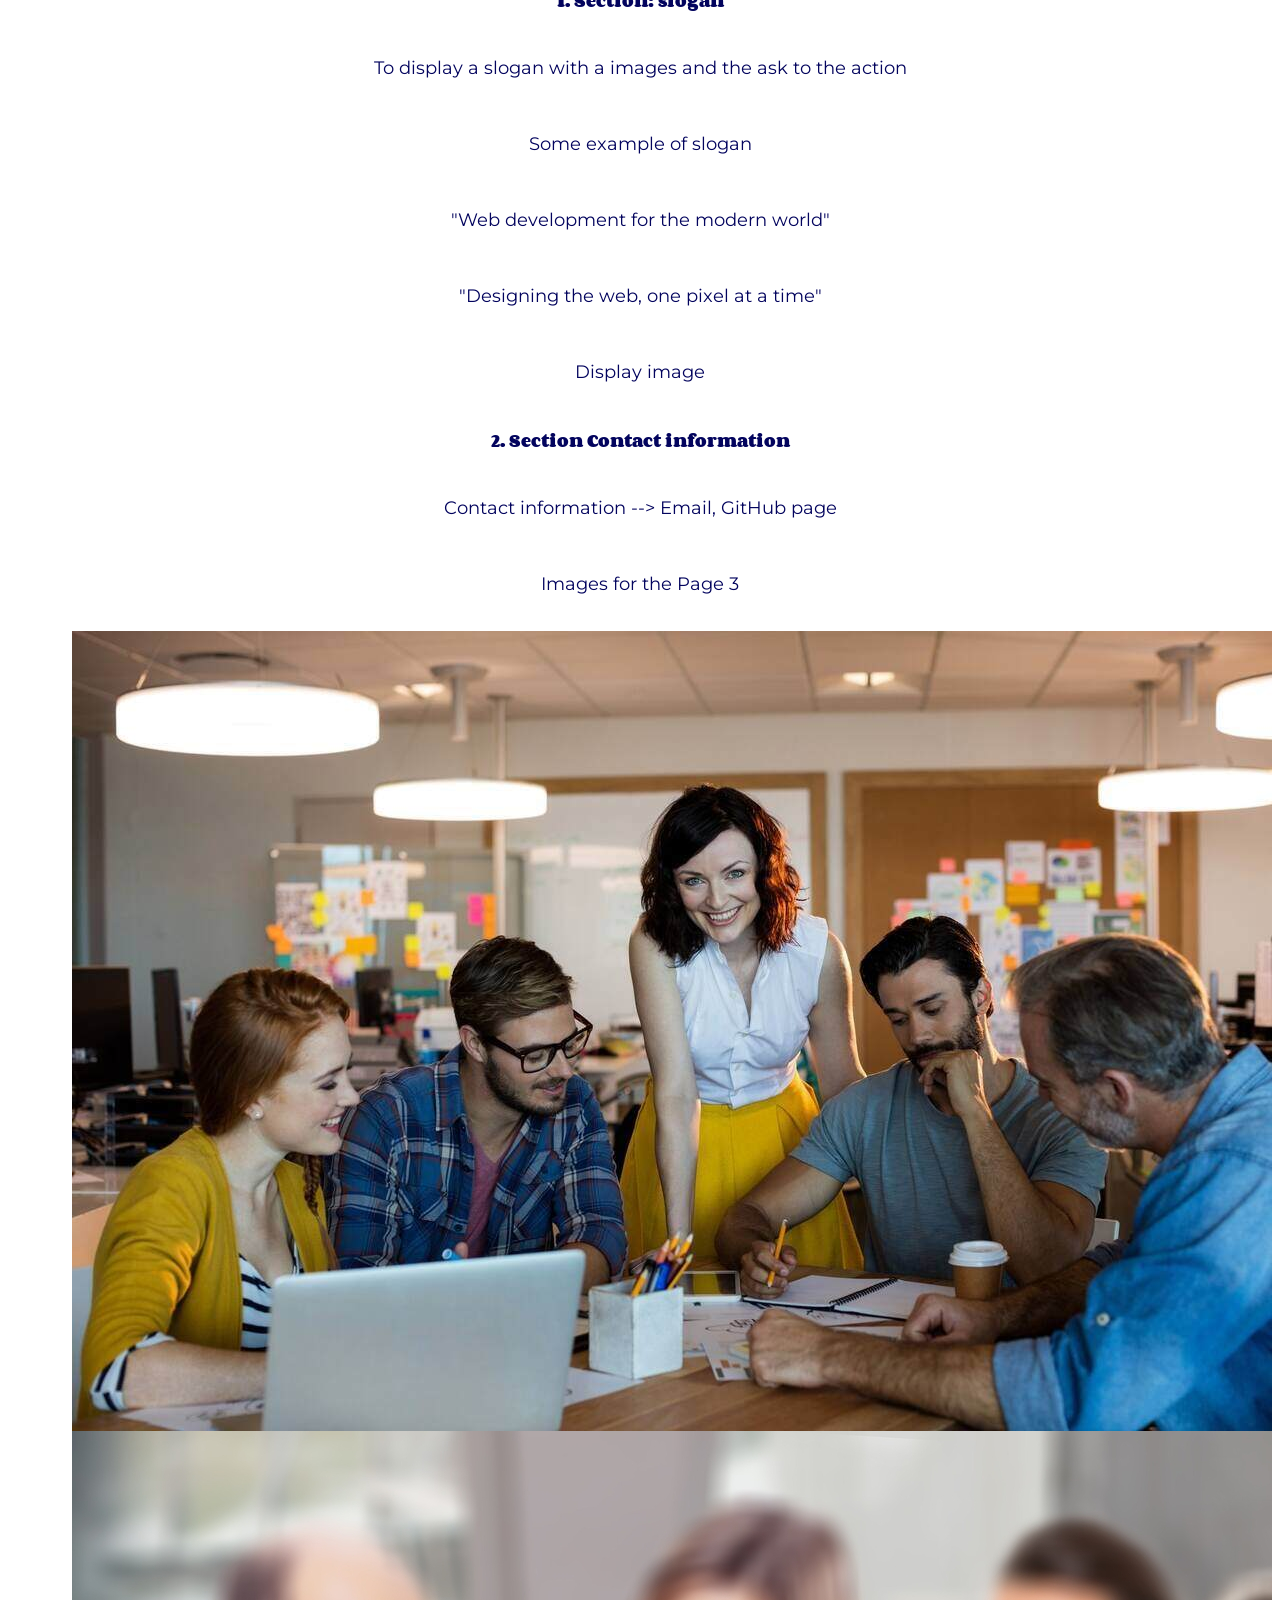
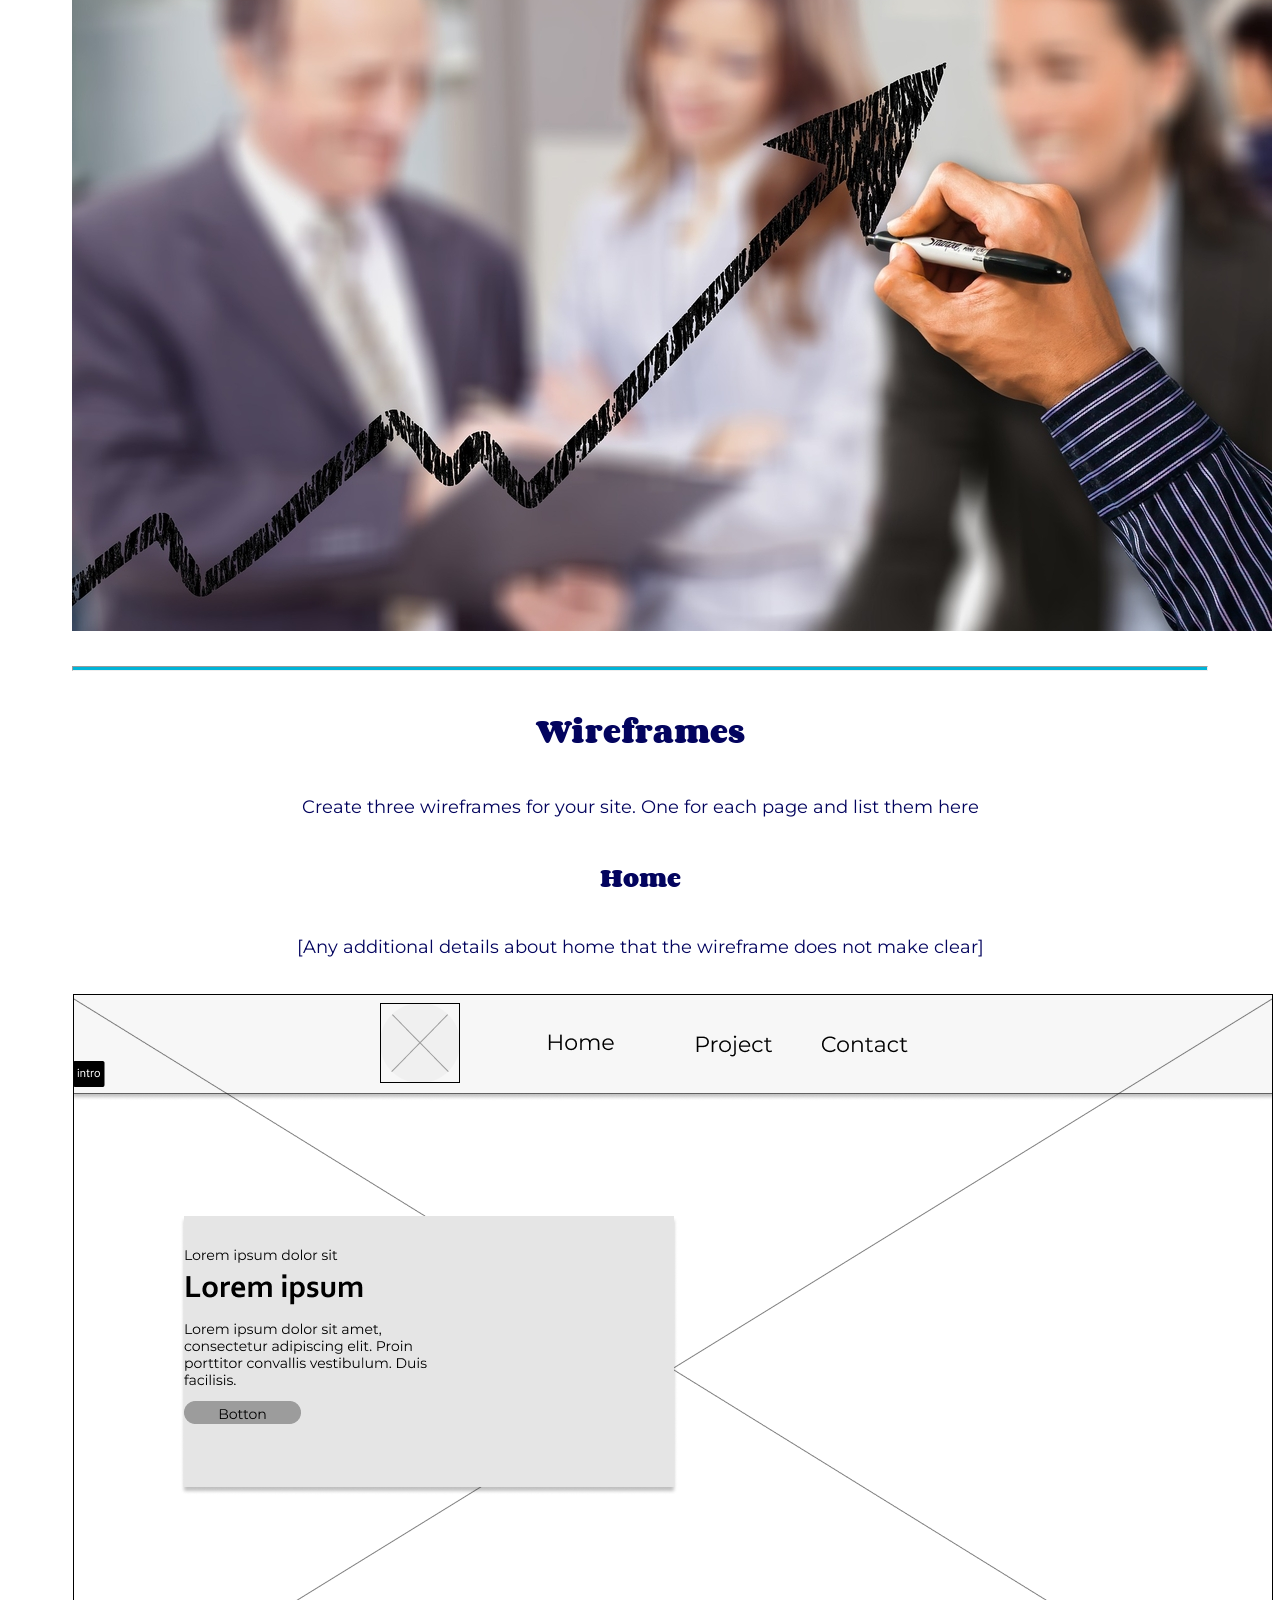
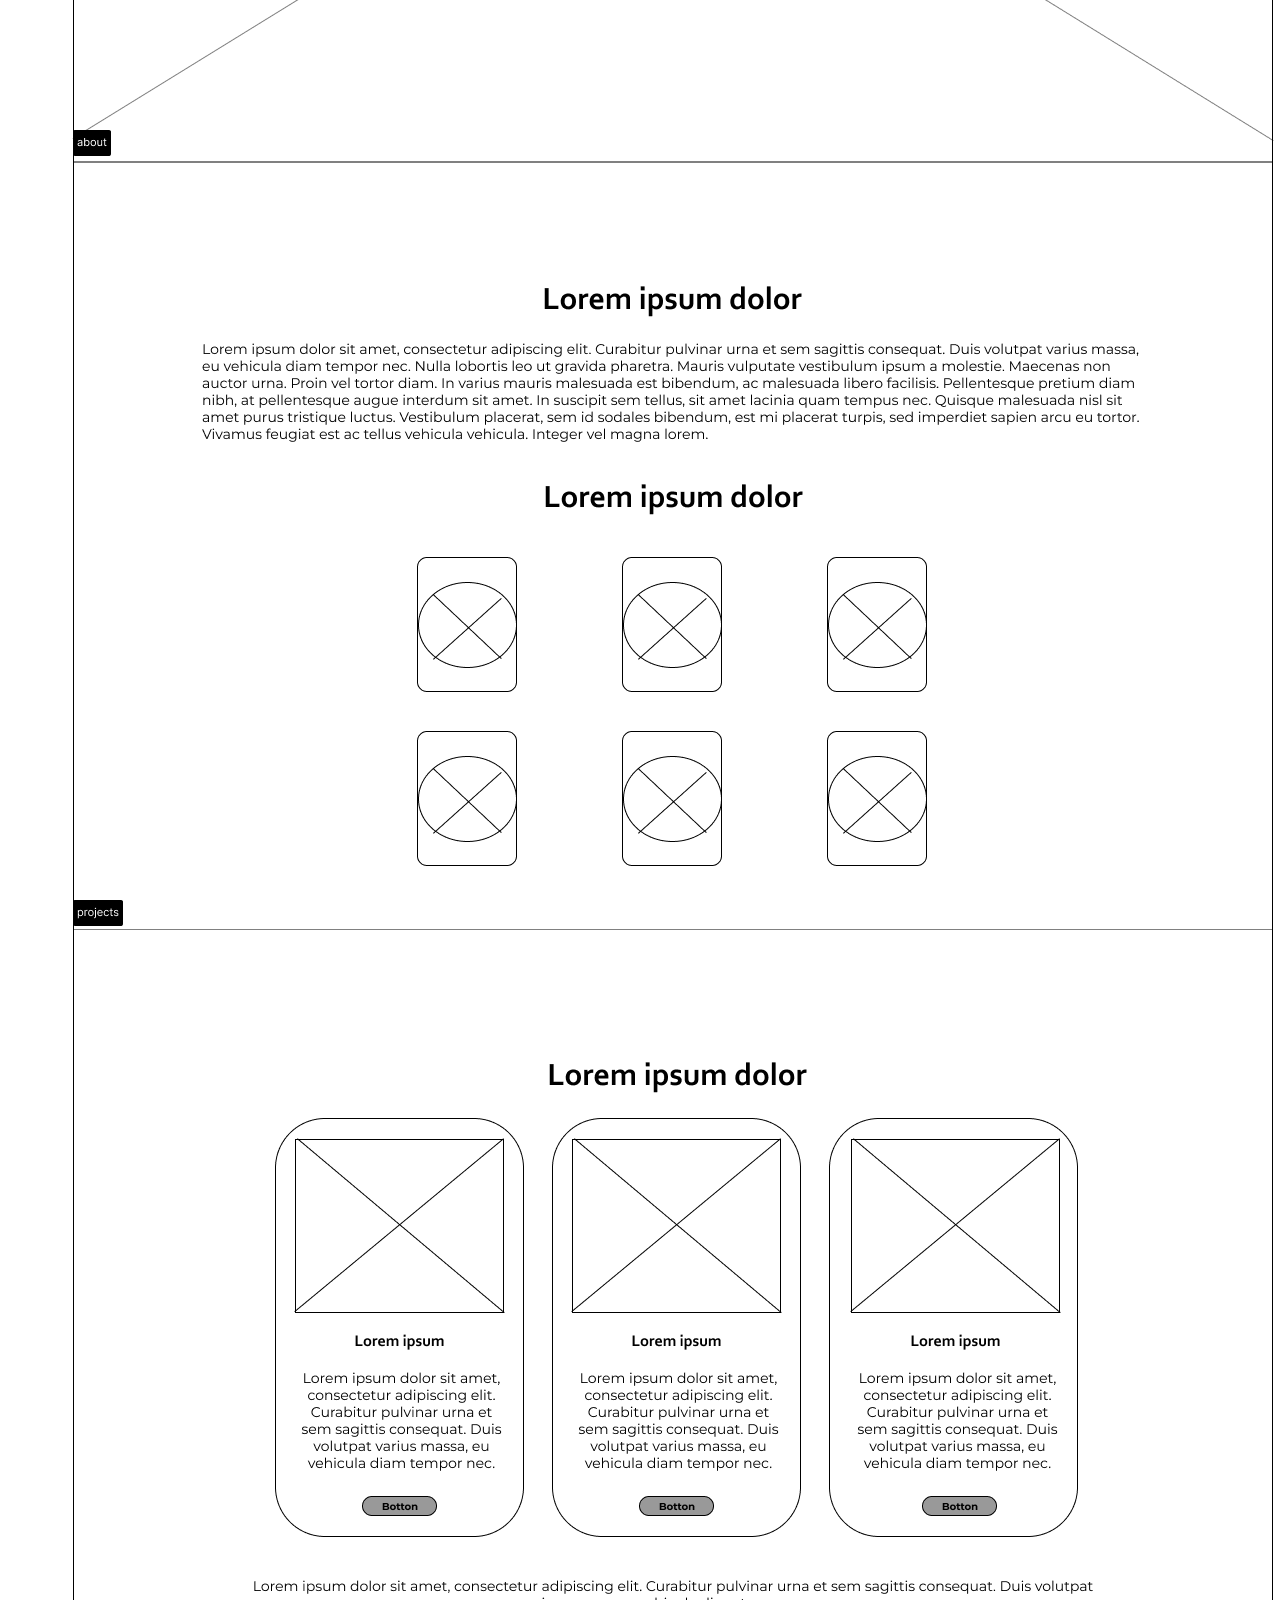
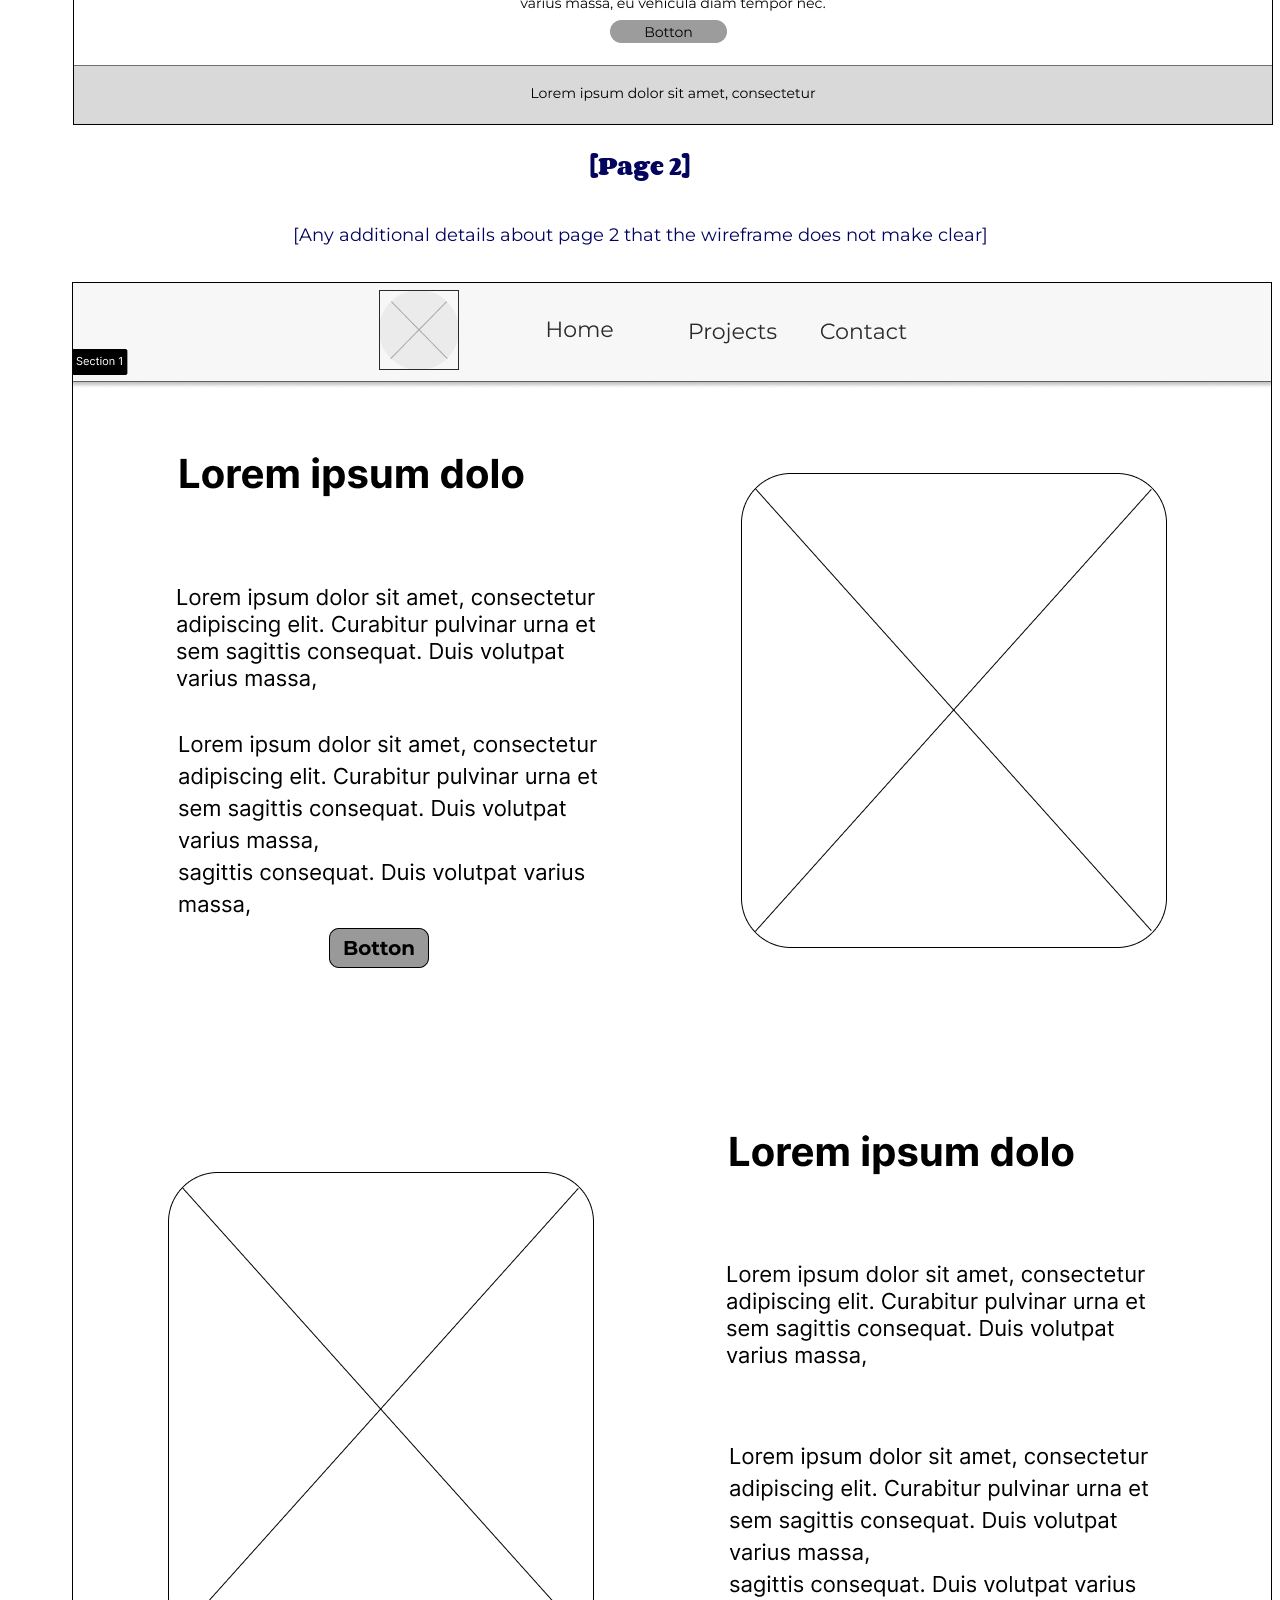
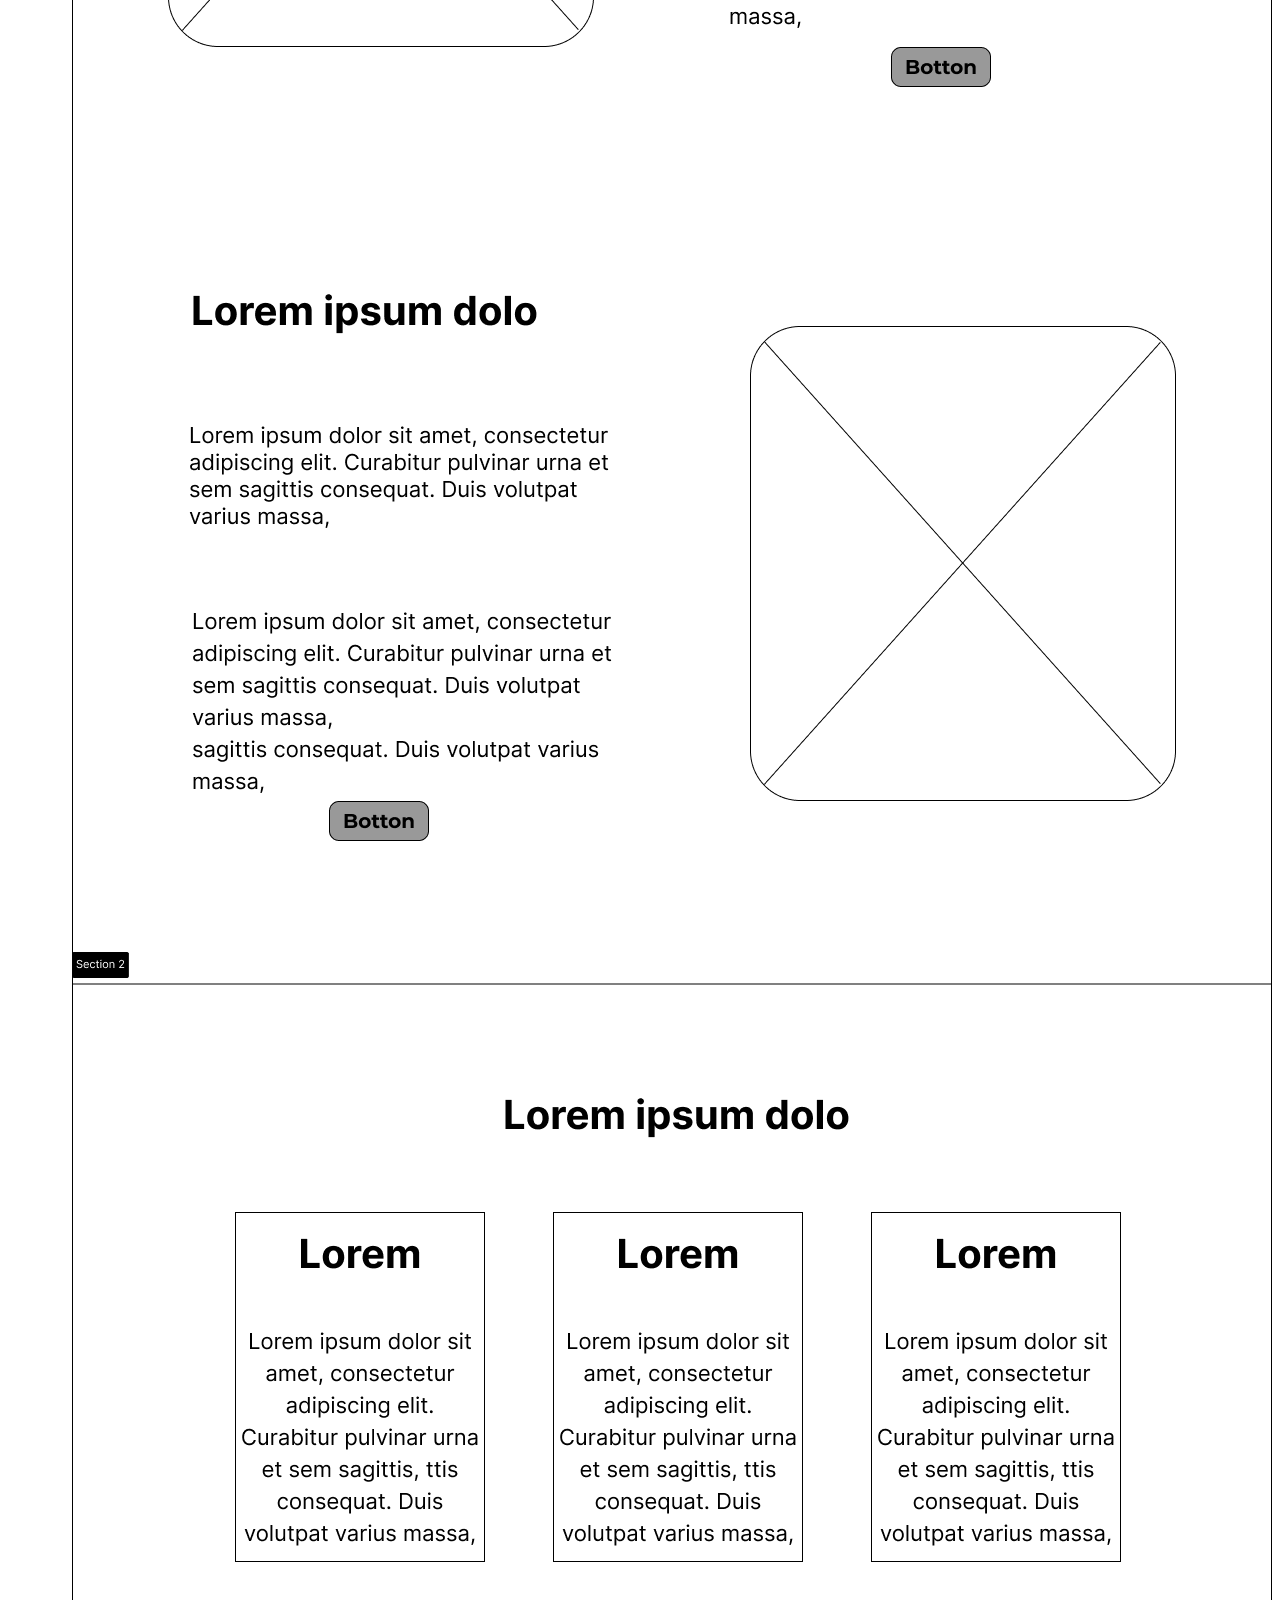
<file: dap/site-plan.html>
<!DOCTYPE html>
<html lang="en-us">
    
<head>
    <meta charset="utf-8">
    <title>Site Plan</title>
    <link type="text/css" rel="stylesheet" href="site-plan.css">
</head>

<body>
    <header>
        <h1>[Portfolio] Site Plan</h1>
        <h2>Demetrio Aris</h2>
        <h2>WDD 130-[0]</h2>
        <!-- In the header above, add the name or your site, your name and class number. For example if you are in section 3 you would put WDD 130.03 -->
    </header>
    <main>

        <!-- ------------------------Steps 2-3------------------------------ -->
        <hr>
        <h2>Overview</h2>
        <h3>Purpose</h3>
        <p>To create and provide an online portfolio with my projects to hiring manager and potential clients, to show my current skills and background experience</p>  <!-- change this -->


        <h3>Audience</h3>
        <p>Professional people in the software development field and potential clients who want to know about my experience and project that I did or am working on.</p>  <!-- change this -->

        <hr>
        <h2>Branding</h2>
        <h3>Website Logo</h3>
        <!-- Replace this with some sort of logo for your site.  A logo can be as simple as the name of your site in a nice font :) -->
        <img src="img/LogoDemetrioWhite.png" alt="Logo image">
        <hr>
        <h2>
            Style Guide
        </h2>

        <!-- ------------------------Steps 4-8------------------------------ -->

        <h3>
            Color Palette
        </h3>
        <!--  The colors you choose for a website are one of the most important decisions you will make. Follow the instructions on the activity in iLearn then return and replace the color codes below with the hex color codes (the 6 digit numbers that show at the bottom of each color) for the colors you have chosen below.  You should have at least 2 colors but do not have to fill in all 4 if you do not need them.  -->

        <!-- Copy and paste the URL to your finished palette below Make sure to paste it into both spots -->
        Palette URL: <a href="https://coolors.co/03045e-0077b6-00b4d8-90e0ef-caf0f8" target="_blank">https://coolors.co/03045e-0077b6-00b4d8-90e0ef-caf0f8</a>


        <table class="colors">
            <><th>Primary</th><th>Secondary</th><th>Accent 1</th><th>Accent 2</th></tr>
            <!-- Replace the numbers in the boxes below with your hex color codes. Then switch to the site-plan.css file and change your colors there as well. -->
            <><td class="primary">[#03045E]</td><td class="secondary">[#0077B6]</td><td class="accent1">[#00B4D8]</td><td class="accent2">[#90E0EF]</td></tr>
        </table>

        <!-- ------------------------Step 9------------------------------ -->

        <h3>
            Typography
        </h3>
        <!-- Choose a font for your paragraphs (body copy) and headlines. What font(s) have you chosen? Why did you choose what you did?  Make sure to review the list of web safe fonts at W3Schools.org as a starting point.  Think also about which of your colors above you might use for background and font colors. -->

        <h4>
            Heading Font: Corben  <!-- change this -->
        </h4>
        <h4>
            Paragraph Font: Montserrat  <!-- change this -->
        </h4>
        <h3>
            Normal paragraph example
        </h3>
        <p>
            Lorem ipsum dolor sit amet, consectetur adipiscing elit, sed do eiusmod tempor incididunt ut labore et dolore magna aliqua. Ut enim ad minim veniam, quis nostrud exercitation ullamco laboris nisi ut aliquip ex ea commodo consequat. Duis aute irure dolor in reprehenderit in voluptate velit esse cillum dolore eu fugiat nulla pariatur. Excepteur sint occaecat cupidatat non proident, sunt in culpa qui officia deserunt mollit anim id est laborum.
        </p>
        <h3>
            Colored paragraph example
        </h3>
        <p class="colored">
            Lorem ipsum dolor sit amet, consectetur adipiscing elit, sed do eiusmod tempor incididunt ut labore et dolore magna aliqua. Ut enim ad minim veniam, quis nostrud exercitation ullamco laboris nisi ut aliquip ex ea commodo consequat. 
        </p>

        <!-- ------------------------Step 10------------------------------ -->

        <h3>
            Navigation
        </h3>
        <!-- Think about how you want your navigation bar to look. In the site-plan.css file change the colors to your colors to get the look you desire. --> 
        <nav>
            <a href="#">Home</a>
            <a href="#">Projects</a>
            <a href="#">Contact</a>
        </nav>
        <hr>
        <h2>
            Site Map
        </h2>
        <div class="sitemap">
            <div class="sm-home">
            Home
            </div>
            <div class="sm-page2">
            Project <!-- change this -->
            </div>
            <div class="sm-page3">
            Contact  <!-- change this -->
            </div>

            <div class="top">
            &nbsp;
            </div>
            <div class="left">
            &nbsp;
            </div>
            <div class="right">
            &nbsp;
            </div>

        </div>

        <!-- --------Content Section -------------- -->
        <hr>
        <h2>
            Content
        </h2>
        <h3>Home page</h3>
        <h5>1. Section: introduction</h5>
        <p>I want to display an image about web design</p>
        <p>Inside, display a box with my name, some introduction about myself, a short version</p>
        <p>Social media icon and link to then, contact information.</p>
        <h5>2. Section: About myself</h5>
        <p>I going to talk about my myself I little more, and languages and tools that I know</p>
        <h6>For example:</h6>
        <p>"The art and science of web development fascinate me, as it provides a platform to showcase my creativity and technical expertise to build websites that are both attractive and effective. I'm passionate about supporting businesses and organizations in their online ventures by utilizing my skills to their fullest potential."</p>
        <p>"Hey there, I'm Demetrio Aris, a freshman web developer with a strong zeal for designing visually stunning and efficient websites. My excitement for web development motivates me to continuously learn and grow my skills, with the goal of helping businesses and organizations accomplish their online aspirations."</p>
        <p>“To establish myself as a thought leader and influencer in my industry by providing valuable insights and resources to my audience.”</p>
        <p>Some knowledge in HTML, CSS, JavaScript</p>
        <p>Display some icons about those</p>
        <h6>3. Section: Projects</h6>
        <p>Show some project that I am working and some screen capture from they.
        <p>White Water Rafting web page</p>
        <p>Journal program</p>
        <p>Basic JavaScript & HTML display a APIs</p>
        <h6>4. Section: invitation</h6>
        <p>Display a invitation to the action</p>
        <p>I am passionate about helping businesses succeed online. Contact me today and let us explore how we can work together to achieve your goals.</p>
        <p>Let us bring your vision to life. Contact me today and let us make it happen!"</p>
        <p>Images for the Home page</p>
            <img src="img/rsz_group-team.jpg" alt="Group team working">
            <img src="img/HTML5.png" alt="image for homepage">
        </ul>
        
        <h3>Project</h3>
        <h5>1. Section Display project</h5>
        <p>I want to display some projest and a description about then and images</p>
        <p>WWR web page --> The "Best Whitewater Rafting Web Page" was designed using a wireframe, which helped to establish the layout and structure of the webpage. A carefully selected font was used to enhance the user experience and create a cohesive design. Additionally, a carefully crafted color palette was incorporated to create a modern and inviting aesthetic. The use of HTML and CSS was instrumental in bringing all of these design elements together to create a visually stunning and engaging webpage. Overall, the combination of wireframing, font selection, and color palette, in conjunction with HTML and CSS, allowed for the creation of a website that is both functional and visually impressive.</p>
        <p>Journal program with C# --> This C# journal application prompts users to create and save entries. Users can input their journal entry, which is then saved as a file for easy access and review. With a user-friendly interface and helpful prompts, the application is an intuitive tool for anyone looking to keep a journal. The project showcases the versatility of C# and its ability to create practical and advanced applications.</p>
        <p>Basic program with html, JavaScript and using an APIs --> This JavaScript and HTML project utilizes the Fetch API to retrieve information and display it on the webpage. The website pulls data from an external source and presents it in a visually appealing and easy-to-read format. The combination of JavaScript and HTML allows for a responsive and interactive user experience. The project showcases the capabilities of JavaScript and HTML in web development, and how they can be used to create engaging and informative websites.</p>
        <h5>Section to display some values</h5>
        <p>I want to display some valued that I persue and ask to invitation to work with me</p>
        <p>Integrity: A commitment to ethical and honest business practices, and a focus on building long-term relationships with clients based on trust and respect.</p>
        <p>Creativity: A passion for creative problem-solving, and a willingness to explore new and innovative ideas in web development.</p>
        <p>Continuous Improvement: A commitment to ongoing learning and professional development, and a focus on constantly improving skills and knowledge in order to deliver the best possible outcomes for clients.</p>
        <p>Ask for more information, some example:</p>
        <p>“Interested in learning more? Contact me today to find out how I can help you.”</p>
        <p>“Ready to bring your project to life? Contact me to discuss your ideas!”</p>
        <p>Images for the Page 2</p>
            <img src="img/rsz_1wwd_page.jpg" alt="">
            <img src="img/rsz_apis_project.jpg" alt="image for page">
        </ul>

        <h3>Contact</h3>
        <h5>1. Section: slogan</h5>
        <p>To display a slogan with a images and the ask to the action</p>
        <p>Some example of slogan</p>
        <p>"Web development for the modern world"</p>
        <p>"Designing the web, one pixel at a time"</p>
        <p>Display image</p>
        <h5>2. Section Contact information</h5>
        <p>Contact information --> Email, GitHub page</p>

        <p>Images for the Page 3</p>
            <img src="img/rsz_teamwork03.jpg" alt="image for page3">
            <img src="img/rsz_business-g13c3af743_1920.jpg" alt="image for page3">
        </ul>
        <hr>
        <h2>
            Wireframes
        </h2>
        <p>
            Create three wireframes for your site. One for each page and list them here</p>

        <h3>Home</h3>
        <p>         
            [Any additional details about home that the wireframe does not make clear]
        </p>
        <img src="img/home-wireframe.png" alt="home page wireframe">

        <h3>[Page 2]</h3>
        <p>         
            [Any additional details about page 2 that the wireframe does not make clear]
        </p>
        <img src="img/projects-wireframe.png" alt="page 2 wireframe">

        <h3>[Page 3]</h3>
        <p>         
            [Any additional details about page 3 that the wireframe does not make clear]
        </p>
        <img src="img/contact-wireframe.png" alt="page 3 wireframe">
    </ main>
</body>

</html>
</file>
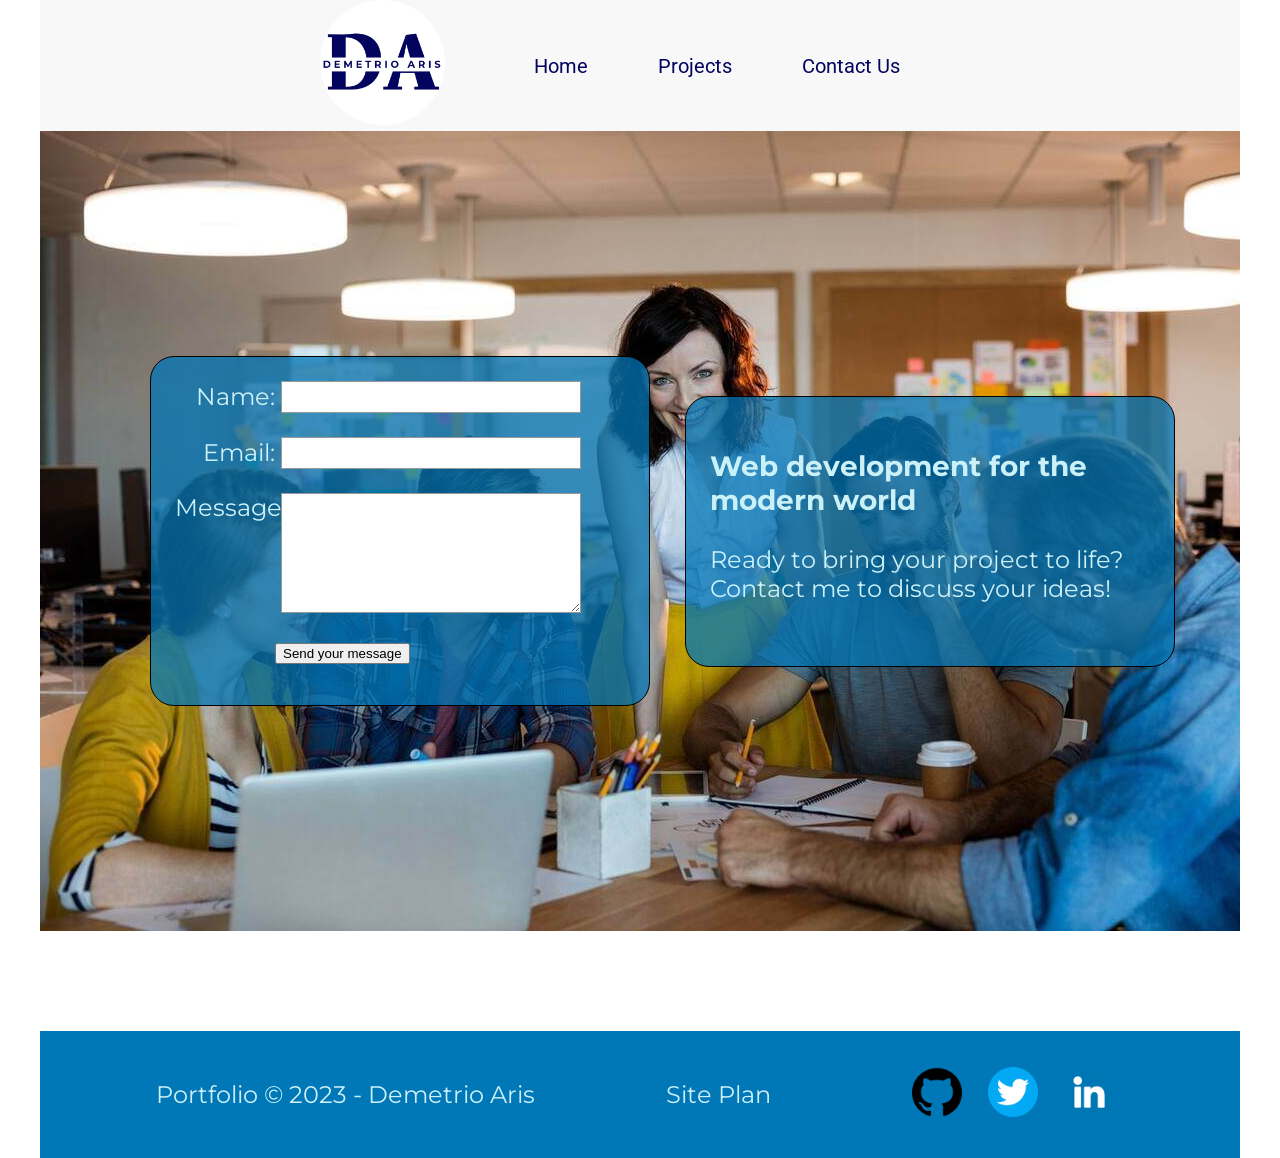
<file: dap/html/contact.html>
<!DOCTYPE html>
<html lang="en">
    <head>
        <meta charset="UTF-8" />
        <meta http-equiv="X-UA-Compatible" content="IE=edge" />
        <meta name="viewport" content="width=device-width, initial-scale=1.0" />
        <title>Contact Us | Demetrio Aris</title>
        <link rel="stylesheet" href="../styles/style.css" />
    </head>
    <body>
        <div class="content">
            <header>
                <a id="logo_link" href="../html/index.html">
                    <img
                        class="logo"
                        src="../img/LogoDemetrioWhite-modified-11.png"
                        alt="Demetrio Logo"
                /></a>
                <nav>
                    <a href="../html/index.html">Home</a>
                    <a href="../html/projects.html">Projects</a>
                    <a href="../html/contact.html">Contact Us</a>
                </nav>
            </header>
            <main>
                <div id="contactus-main">
                    <img
                        id="img-backgroung"
                        src="../img/rsz_teamwork03.jpg"
                        alt="Team work"
                    />
                    <!-- <div id="contactus"></div> -->
                    <form action="/my-handling-form-page" method="post">
                        <ul>
                            <li>
                                <label for="name">Name:</label>
                                <input type="text" id="name" name="user_name" />
                            </li>
                            <li>
                                <label for="mail">Email:</label>
                                <input
                                    type="email"
                                    id="mail"
                                    name="user_email"
                                />
                            </li>
                            <li>
                                <label for="msg">Message:</label>
                                <textarea
                                    id="msg"
                                    name="user_message"
                                ></textarea>
                            </li>
                            <li class="buttoncontact">
                                <button type="submit">Send your message</button>
                            </li>
                        </ul>
                    </form>
                    <div id="final-contact">
                        <h3>Web development for the modern world</h3>
                        <p>
                            Ready to bring your project to life? Contact me to
                            discuss your ideas!
                        </p>
                    </div>
                </div>
            </main>
            <footer>
                <p>Portfolio &copy; 2023 - Demetrio Aris</p>
                <p>
                    <a href="/dap/site-plan.html" target="_blank">Site Plan</a>
                </p>
                <div class="social">
                    <a
                        href="https://github.com/dphase22"
                        target="_blank"
                        title="github icons"
                        ><img
                            class="icon"
                            src="../img/github.png"
                            alt="Github icons created by Pixel perfect - Flaticon"
                    /></a>
                    <a
                        href="https://twitter.com/demetrio_aris"
                        target="_blank"
                        title="twitter logo icons"
                        ><img
                            class="icon"
                            src="../img/logo-twitter.png"
                            alt="Twitter logo icons created by Md Tanvirul Haque - Flaticon"
                    /></a>
                    <a
                        href="https://www.linkedin.com/in/demetrio-aris"
                        target="_blank"
                        title="linkedin iconos"
                        ><img
                            class="icon"
                            src="../img/linkedin-logo.png"
                            alt="Linkedin iconos creados por riajulislam - Flaticon"
                    /></a>
                </div>
            </footer>
        </div>
    </body>
</html>
</file>
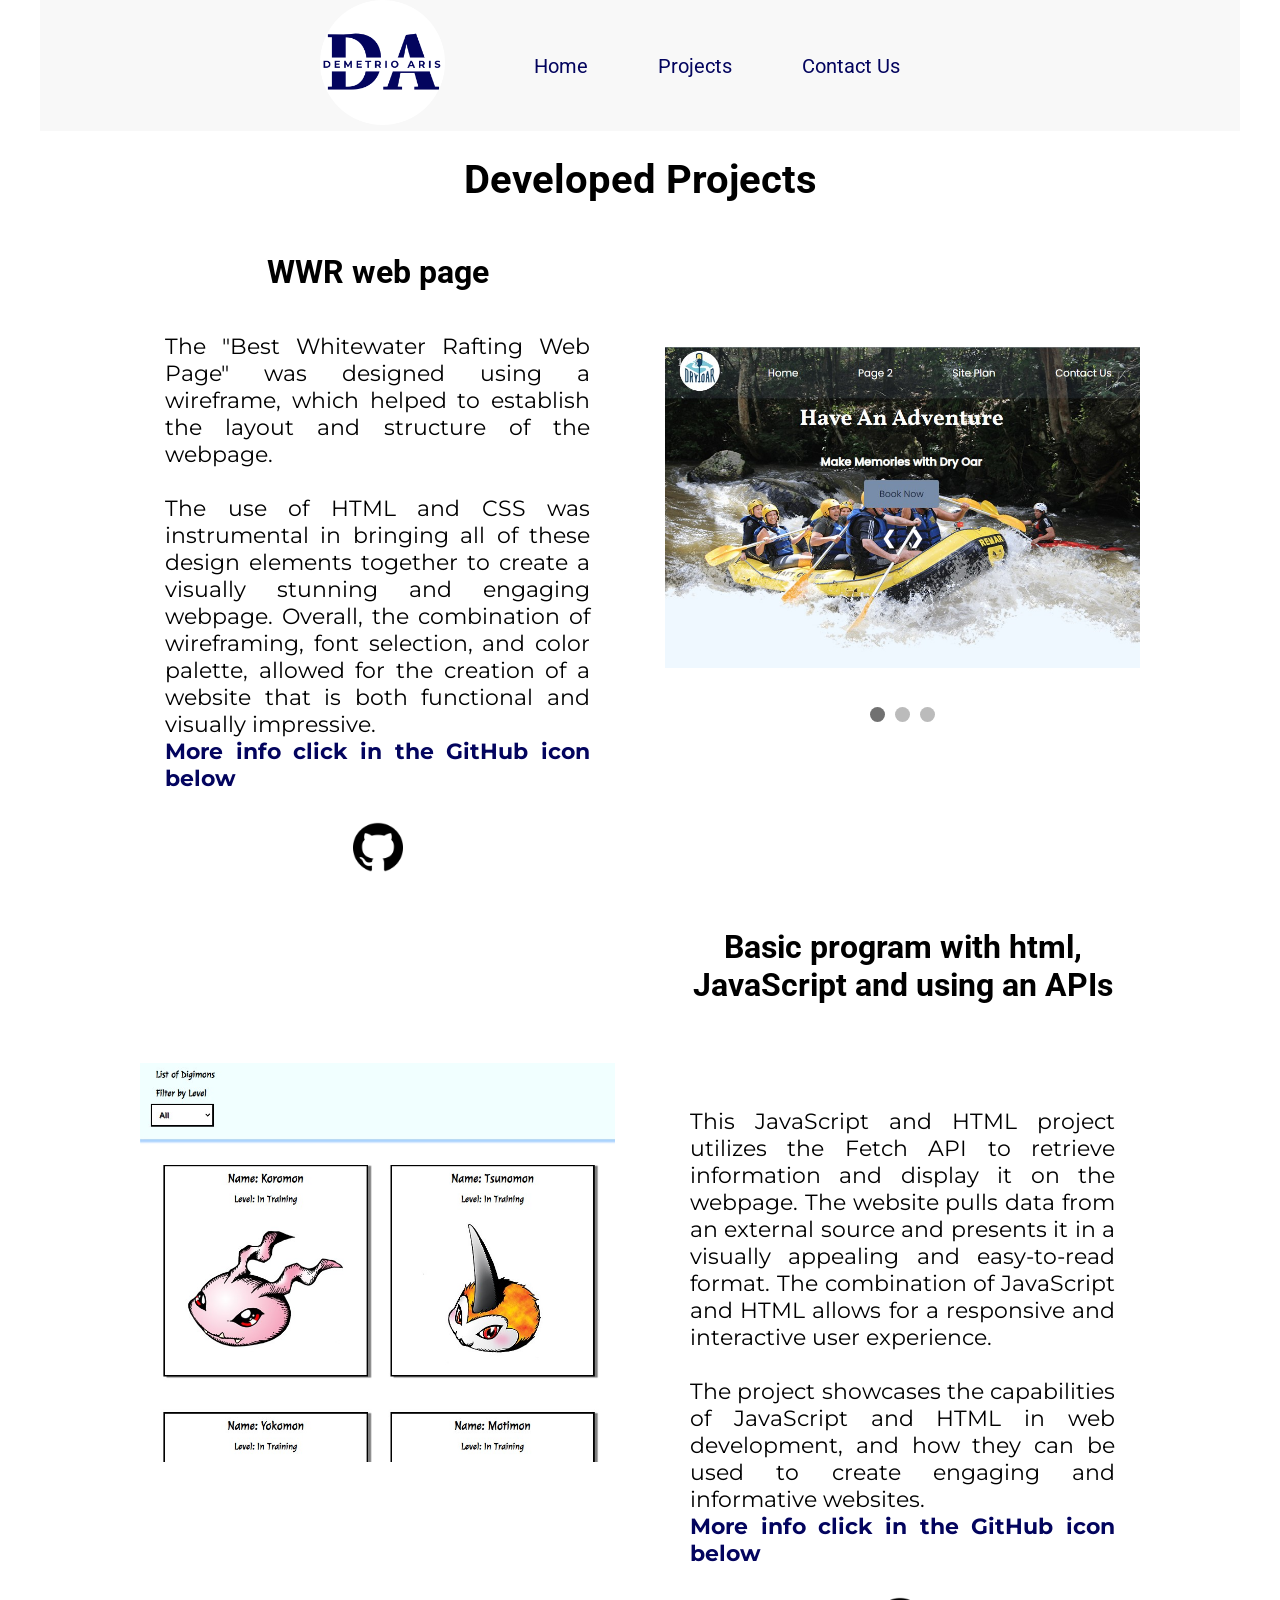
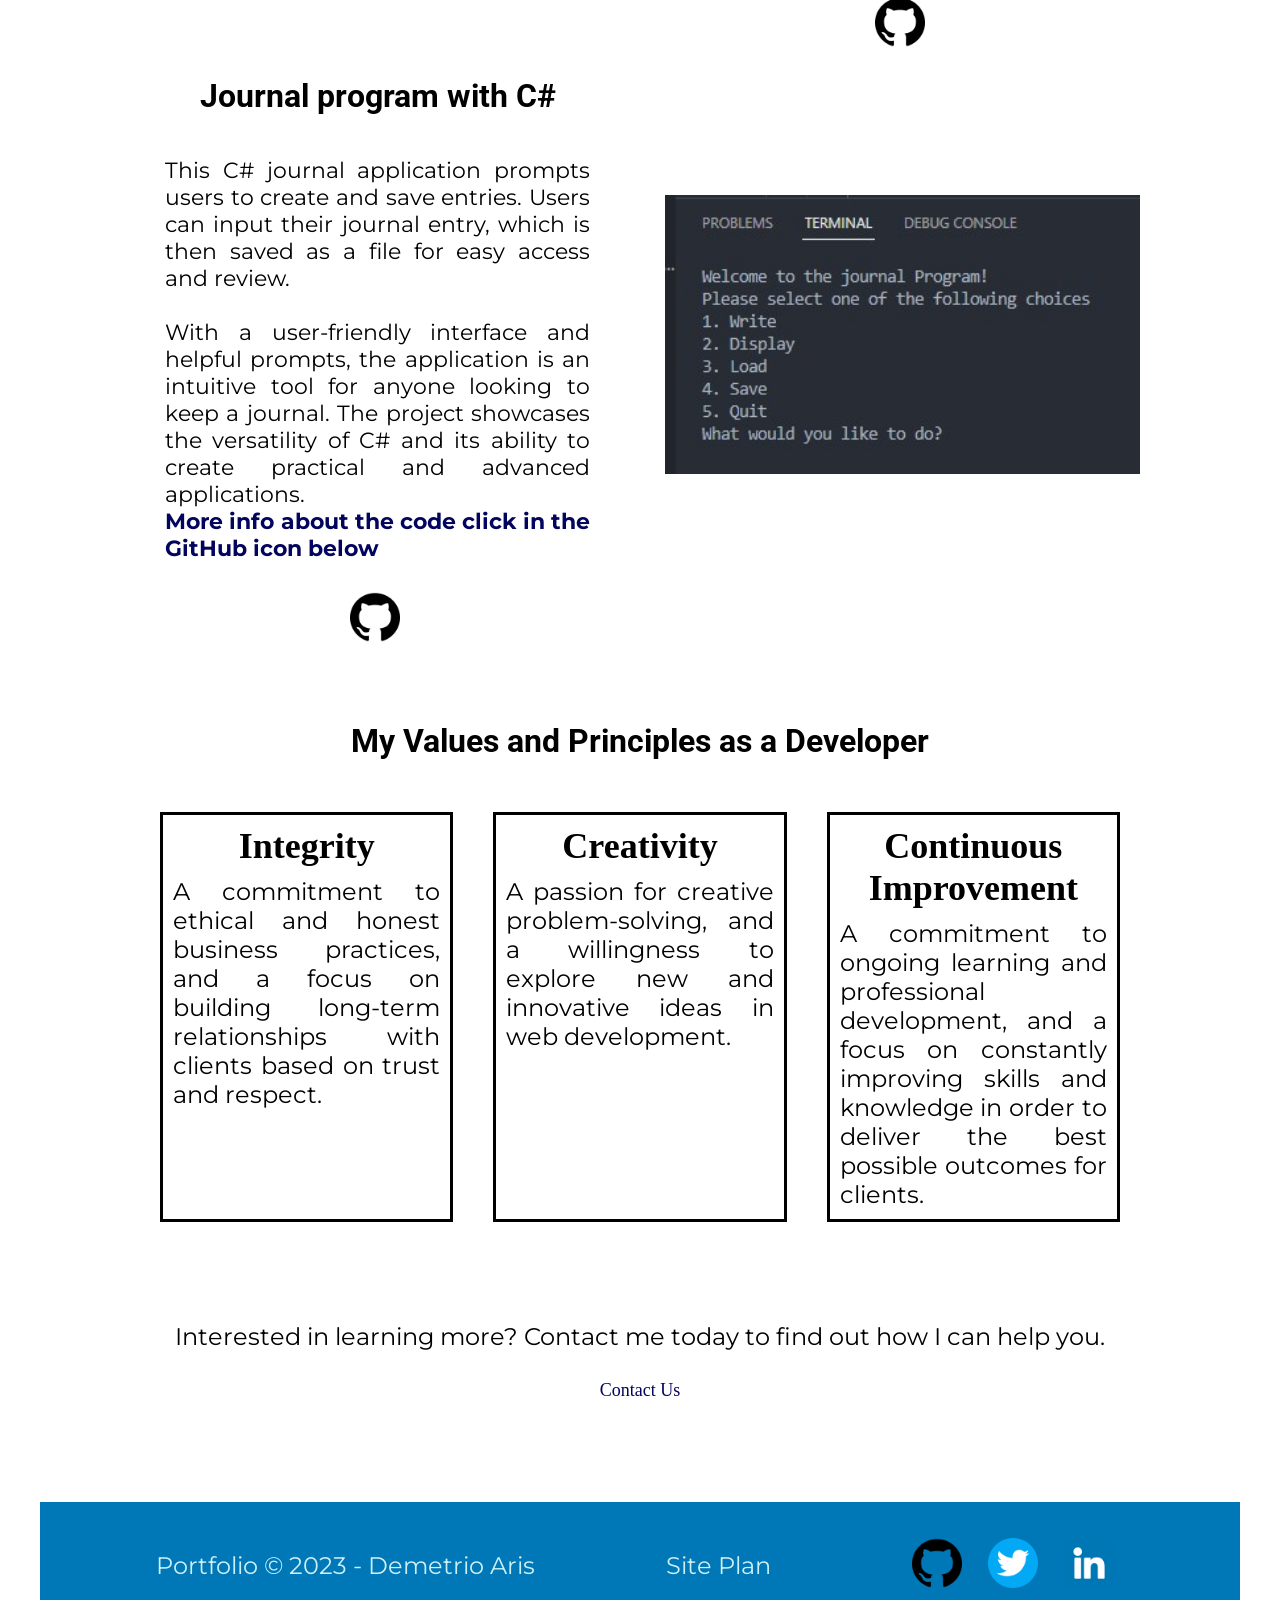
<file: dap/html/projects.html>
<!DOCTYPE html>
<html lang="en">
    <head>
        <meta charset="UTF-8" />
        <meta http-equiv="X-UA-Compatible" content="IE=edge" />
        <meta name="viewport" content="width=device-width, initial-scale=1.0" />
        <title>Projects | Demetrio Aris</title>
        <link rel="stylesheet" href="../styles/style.css" />
    </head>
    <body>
        <div class="content">
            <header>
                <a id="logo_link" href="../html/index.html">
                    <img
                        class="logo"
                        src="../img/LogoDemetrioWhite-modified-11.png"
                        alt="Demetrio Logo"
                /></a>
                <nav>
                    <a href="../html/index.html">Home</a>
                    <a href="../html/projects.html">Projects</a>
                    <a href="../html/contact.html">Contact Us</a>
                </nav>
            </header>
            <main>
                <h1>Developed Projects</h1>
                <div id="box-section-01">
                    <h2>WWR web page</h2>
                    <div id="box-slider">
                        <div class="slideshow-container">
                            <!-- Full-width images with number and caption text -->
                            <div class="mySlides fade">
                                <div class="numbertext">1 / 3</div>
                                <img
                                    src="../img/wwd_page.jpg"
                                    style="width: 100%"
                                />
                                <div class="text"></div>
                            </div>

                            <div class="mySlides fade">
                                <div class="numbertext">2 / 3</div>
                                <img
                                    src="../img/wwr02.png"
                                    style="width: 100%"
                                />
                                <div class="text"></div>
                            </div>

                            <div class="mySlides fade">
                                <div class="numbertext">3 / 3</div>
                                <img
                                    src="../img/wwr03.png"
                                    style="width: 100%"
                                />
                                <div class="text"></div>
                            </div>

                            <!-- Next and previous buttons -->
                            <a class="prev" onclick="plusSlides(-1)"
                                >&#10094;</a
                            >
                            <a class="next" onclick="plusSlides(1)">&#10095;</a>
                        </div>
                        <br />

                        <!-- The dots/circles -->
                        <div style="text-align: center">
                            <span class="dot" onclick="currentSlide(1)"></span>
                            <span class="dot" onclick="currentSlide(2)"></span>
                            <span class="dot" onclick="currentSlide(3)"></span>
                        </div>
                    </div>
                    <p>
                        The "Best Whitewater Rafting Web Page" was designed
                        using a wireframe, which helped to establish the layout
                        and structure of the webpage.
                        <br />
                        <br />
                        The use of HTML and CSS was instrumental in bringing all
                        of these design elements together to create a visually
                        stunning and engaging webpage. Overall, the combination
                        of wireframing, font selection, and color palette,
                        allowed for the creation of a website that is both
                        functional and visually impressive.
                        <br />
                        <strong
                            >More info click in the GitHub icon below</strong
                        >
                    </p>

                    <a
                        href="https://github.com/dphase22/wdd130/tree/main/wwr"
                        target="_blank"
                        title="github icons"
                        ><img
                            class="icon"
                            src="../img/github.png"
                            alt="Github icons created by Pixel perfect - Flaticon"
                    /></a>
                </div>
                <div id="box-section-02">
                    <h2>
                        Basic program with html, JavaScript and using an APIs
                    </h2>
                    <p>
                        This JavaScript and HTML project utilizes the Fetch API
                        to retrieve information and display it on the webpage.
                        The website pulls data from an external source and
                        presents it in a visually appealing and easy-to-read
                        format. The combination of JavaScript and HTML allows
                        for a responsive and interactive user experience.
                        <br />
                        <br />
                        The project showcases the capabilities of JavaScript and
                        HTML in web development, and how they can be used to
                        create engaging and informative websites.
                        <br />
                        <strong
                            >More info click in the GitHub icon below</strong
                        >
                    </p>
                    <img src="../img/APIs_project.jpg" alt="APIs project" />
                    <a
                        href="https://github.com/dphase22/CSE-121B---JavaScript-Language/tree/main/Week%206/Project"
                        target="_blank"
                        title="github icons"
                        ><img
                            class="icon"
                            src="../img/github.png"
                            alt="Github icons created by Pixel perfect - Flaticon"
                    /></a>
                </div>
                <div id="box-section-03">
                    <h2>Journal program with C#</h2>
                    <p>
                        This C# journal application prompts users to create and
                        save entries. Users can input their journal entry, which
                        is then saved as a file for easy access and review.
                        <br />
                        <br />
                        With a user-friendly interface and helpful prompts, the
                        application is an intuitive tool for anyone looking to
                        keep a journal. The project showcases the versatility of
                        C# and its ability to create practical and advanced
                        applications.
                        <br />
                        <strong
                            >More info about the code click in the GitHub icon
                            below</strong
                        >
                    </p>
                    <img src="../img/journal.jpg" alt="Journal with C#" />
                    <a
                        href="https://github.com/dphase22/cse210-projects-demetrio/tree/main/prove/Develop02"
                        target="_blank"
                        title="github icons"
                        ><img
                            class="icon"
                            src="../img/github.png"
                            alt="Github icons created by Pixel perfect - Flaticon"
                    /></a>
                </div>
                <div id="values-box">
                    <h1>My Values and Principles as a Developer</h1>
                    <div id="value-01">
                        <h2>Integrity</h2>
                        <p>
                            A commitment to ethical and honest business
                            practices, and a focus on building long-term
                            relationships with clients based on trust and
                            respect.
                        </p>
                    </div>
                    <div id="value-02">
                        <h2>Creativity</h2>
                        <p>
                            A passion for creative problem-solving, and a
                            willingness to explore new and innovative ideas in
                            web development.
                        </p>
                    </div>
                    <div id="value-03">
                        <h2>Continuous Improvement</h2>
                        <p>
                            A commitment to ongoing learning and professional
                            development, and a focus on constantly improving
                            skills and knowledge in order to deliver the best
                            possible outcomes for clients.
                        </p>
                    </div>
                </div>
                <div class="invitation-box">
                    <p>
                        Interested in learning more? Contact me today to find
                        out how I can help you.
                    </p>
                    <div class="button-contact">
                        <a class="contact" href="../html/contact.html"
                            >Contact Us</a
                        >
                    </div>
                </div>
            </main>
            <footer>
                <p>Portfolio &copy; 2023 - Demetrio Aris</p>
                <p>
                    <a href="/dap/site-plan.html" target="_blank">Site Plan</a>
                </p>
                <div class="social">
                    <a
                        href="https://github.com/dphase22"
                        target="_blank"
                        title="github icons"
                        ><img
                            class="icon"
                            src="../img/github.png"
                            alt="Github icons created by Pixel perfect - Flaticon"
                    /></a>
                    <a
                        href="https://twitter.com/demetrio_aris"
                        target="_blank"
                        title="twitter logo icons"
                        ><img
                            class="icon"
                            src="../img/logo-twitter.png"
                            alt="Twitter logo icons created by Md Tanvirul Haque - Flaticon"
                    /></a>
                    <a
                        href="https://www.linkedin.com/in/demetrio-aris"
                        target="_blank"
                        title="linkedin iconos"
                        ><img
                            class="icon"
                            src="../img/linkedin-logo.png"
                            alt="Linkedin iconos creados por riajulislam - Flaticon"
                    /></a>
                </div>
            </footer>
        </div>
        <script>
            let slideIndex = 1;
            showSlides(slideIndex);

            function plusSlides(n) {
                showSlides((slideIndex += n));
            }

            function currentSlide(n) {
                showSlides((slideIndex = n));
            }

            function showSlides(n) {
                let i;
                let slides = document.getElementsByClassName("mySlides");
                let dots = document.getElementsByClassName("dot");
                if (n > slides.length) {
                    slideIndex = 1;
                }
                if (n < 1) {
                    slideIndex = slides.length;
                }
                for (i = 0; i < slides.length; i++) {
                    slides[i].style.display = "none";
                }
                for (i = 0; i < dots.length; i++) {
                    dots[i].className = dots[i].className.replace(
                        " active",
                        ""
                    );
                }
                slides[slideIndex - 1].style.display = "block";
                dots[slideIndex - 1].className += " active";
            }
        </script>
    </body>
</html>
</file>
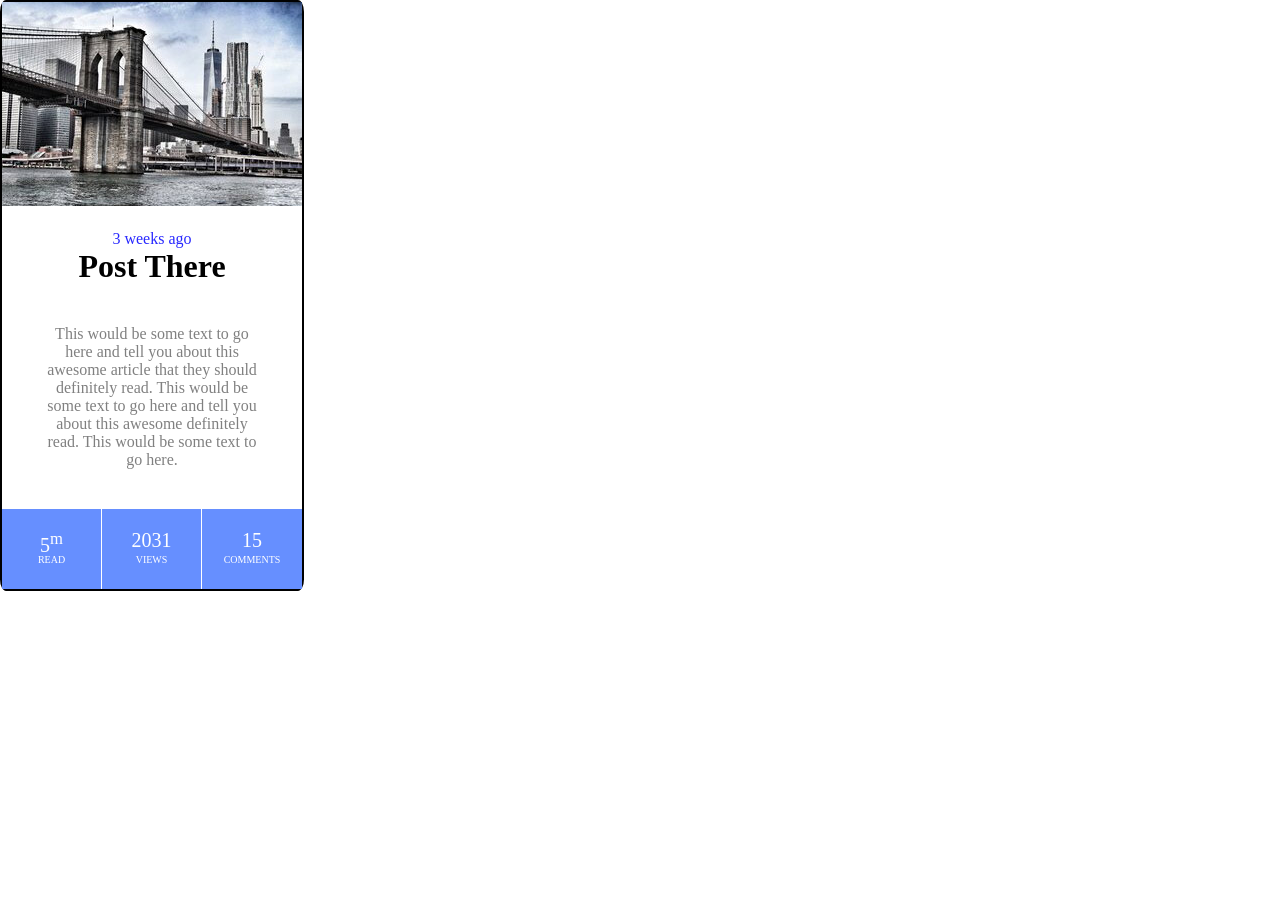
<file: positioning/chalenges/chalengew9.html>
<!DOCTYPE html>
<html lang="en">
    <head>
        <meta charset="UTF-8" />
        <meta http-equiv="X-UA-Compatible" content="IE=edge" />
        <meta name="viewport" content="width=device-width, initial-scale=1.0" />
        <title>Chalenge week 09</title>
        <link rel="stylesheet" href="chalengew9.css">
    </head>
    <body>
        <img src="w09_ice_img.jpg" alt="" />
        <p class="week">3 weeks ago</p>
        <h1>Post There</h1>
        <p class="text">
            This would be some text to go here and tell you about this awesome
            article that they should definitely read. This would be some text to
            go here and tell you about this awesome definitely read. This would
            be some text to go here.
        </p>
        <div class="box">
            <div class="n1">
                <p class="s1">5<sup>m</sup></p>
                <p class="s2">READ</p>
            </div>
            <div class="n2">
                <p class="s1">2031</p>
                <p class="s2">VIEWS</p>
            </div>
            <div class="n3">
                <p class="s1" >15</p>
                <p class="s2">COMMENTS</p>
            </div>
        </div>
    </body>
</html>
</file>
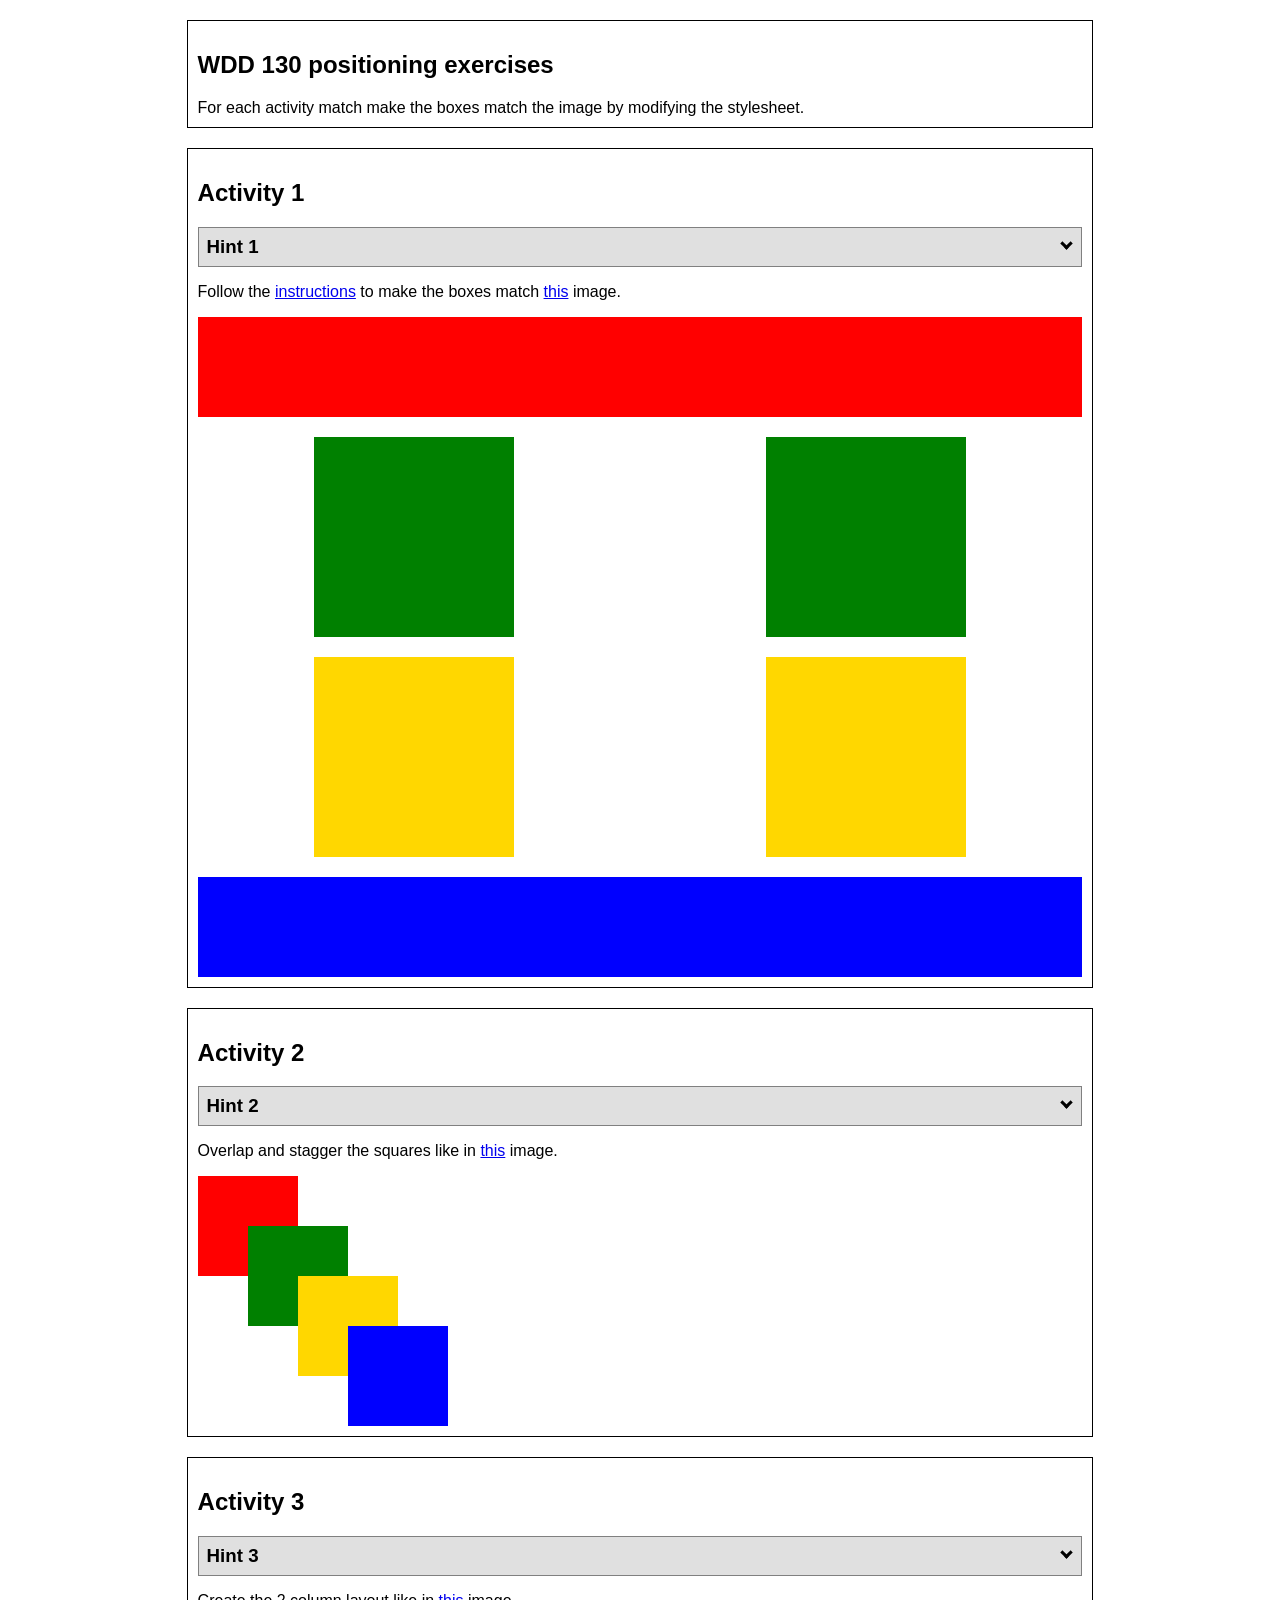
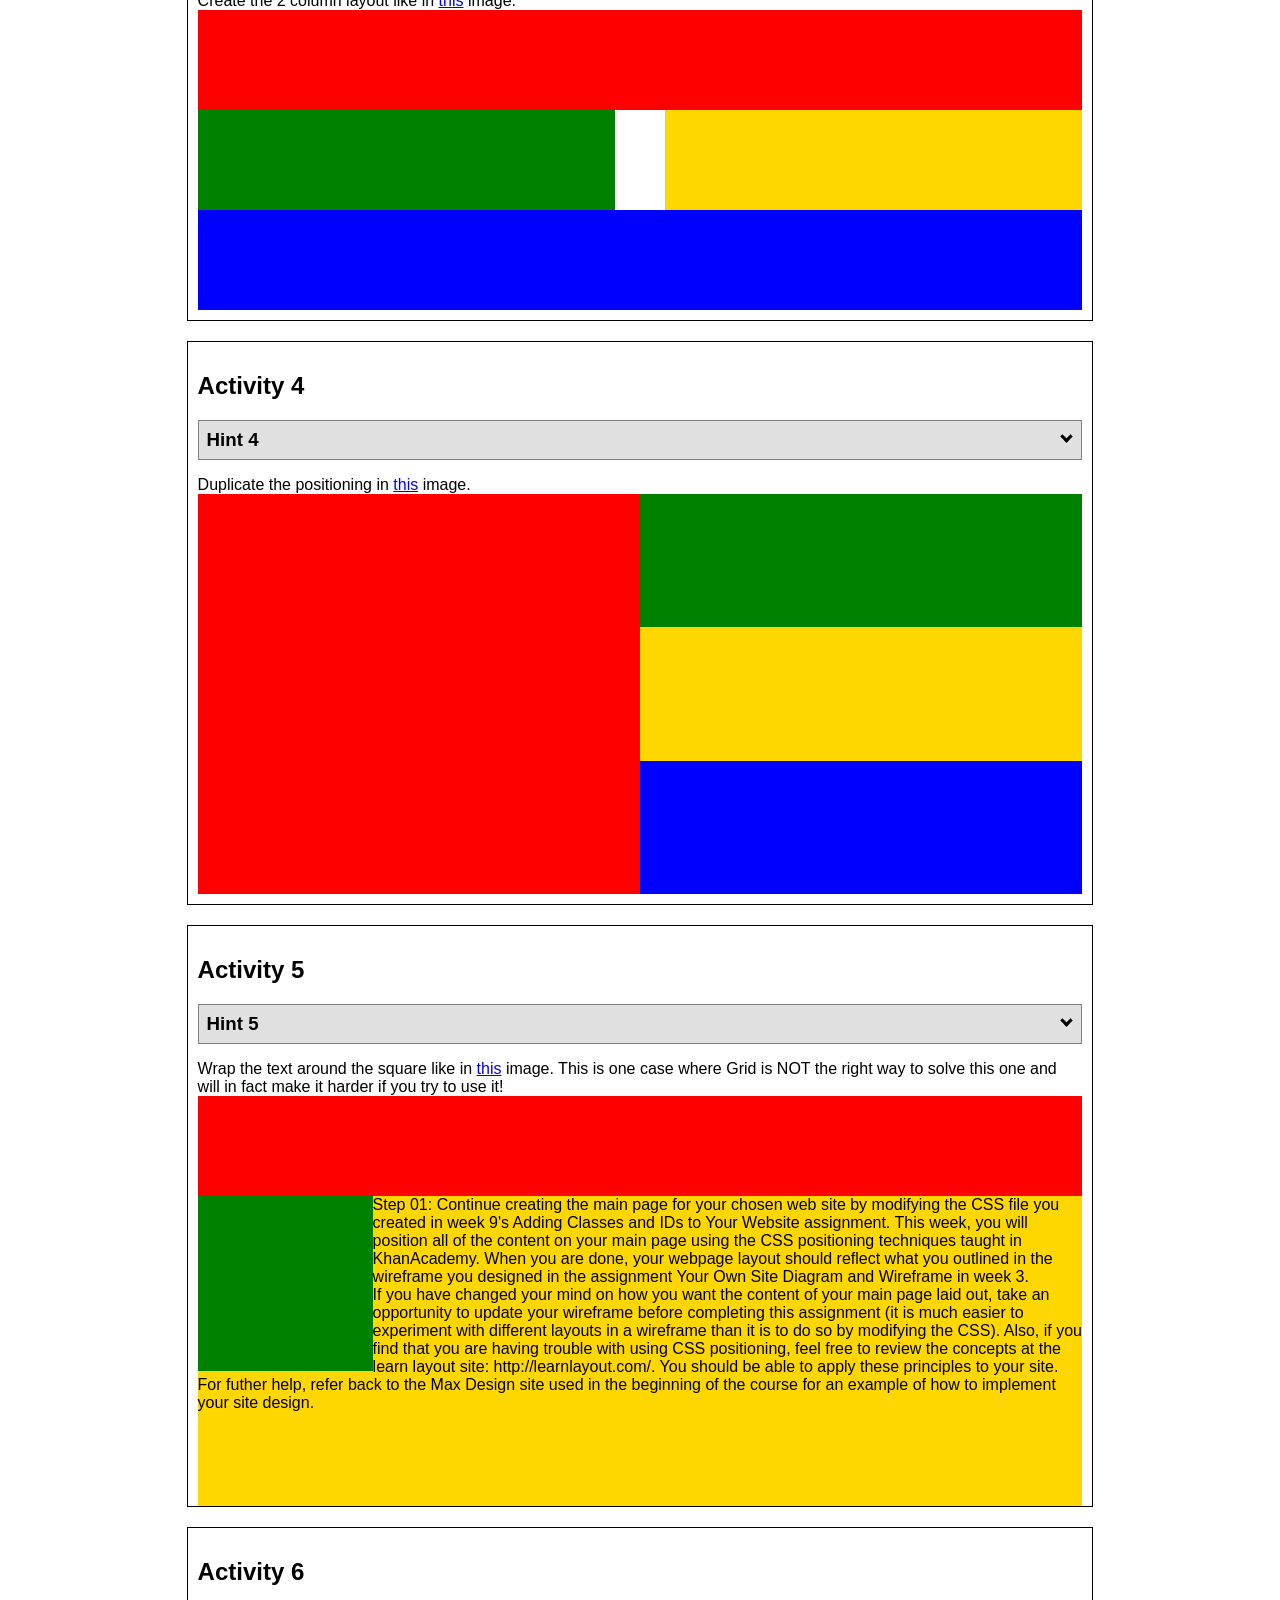
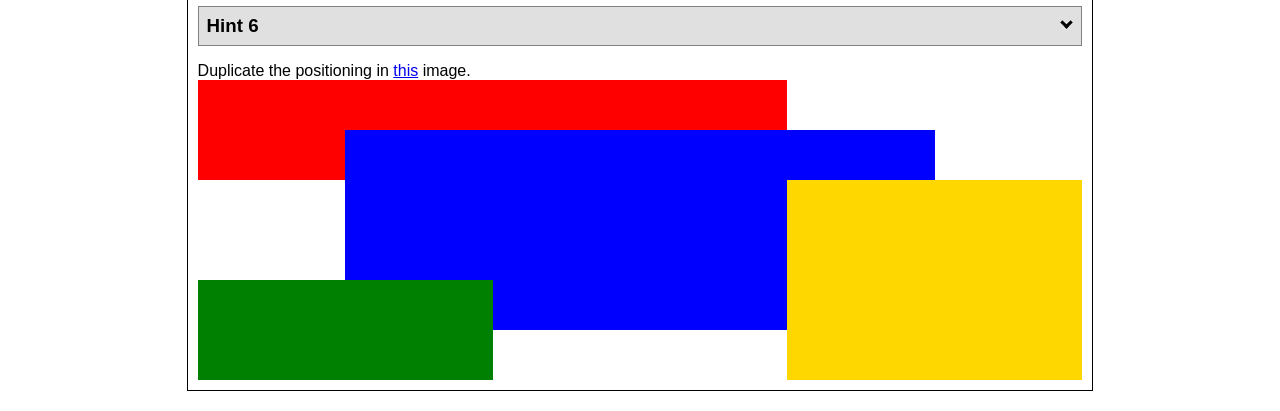
<file: positioning/positioning/positioning.html>
<!DOCTYPE html>
<html lang="en">
    <head>
        <!-- HTML - Name: positioning.html -->
        <title>Positioning Activity</title>
        <link rel="stylesheet" type="text/css" href="positionstyles.css" />
    </head>
    <body>
        <div class="activity">
            <h2>WDD 130 positioning exercises</h2>
            For each activity match make the boxes match the image by modifying
            the stylesheet.
        </div>
        <div class="activity">
            <h2>Activity 1</h2>
            <section class="hint">
                <input type="checkbox" /><i></i>
                <h3>Hint 1</h3>
                <div>
                    <p>
                        Check out the
                        <a
                            href="https://byui-wdd.github.io/wdd130/activities/w06-css-positioning.html"
                            target="_blank"
                            >activity instructions</a
                        >
                        in Ilearn!
                    </p>
                </div>
            </section>
            <p>
                Follow the
                <a
                    href="https://byui-wdd.github.io/wdd130/activities/w06-css-positioning.html"
                    target="_blank"
                    >instructions</a
                >
                to make the boxes match
                <a
                    href="https://byui-wdd.github.io/wdd130/images/example1.png"
                    target="_blank"
                    >this</a
                >
                image.
            </p>
            <div class="content1">
                <div class="red1"></div>
                <div class="green1"></div>
                <div class="green1"></div>
                <div class="yellow1"></div>
                <div class="yellow1"></div>
                <div class="blue1"></div>
            </div>
        </div>
        <div class="activity">
            <h2>Activity 2</h2>
            <section class="hint">
                <input type="checkbox" />
                <h3>Hint 2</h3>
                <i></i>
                <div>
                    <ul>
                        <li>grid-template-columns: 50px 50px 50px 50px 50px</li>
                    </ul>
                </div>
            </section>
            <p>
                Overlap and stagger the squares like in
                <a
                    href="https://byui-wdd.github.io/wdd130/images/example2.png"
                    target="_blank"
                    >this</a
                >
                image.
            </p>
            <div class="content2">
                <div class="red2"></div>
                <div class="green2"></div>
                <div class="yellow2"></div>
                <div class="blue2"></div>
            </div>
        </div>
        <div class="activity">
            <h2>Activity 3</h2>
            <section class="hint">
                <input type="checkbox" />
                <h3>Hint 3</h3>
                <i></i>
                <div>
                    <p>
                        This one is going to be best solved with CSS Grid.
                        Remember to make the boxes the right width first...then
                        start moving them around.
                    </p>
                    <h4>Properties used:</h4>
                    <ul>
                        <li>display:grid;</li>
                        <li>grid-template-columns:</li>
                        <li>grid-column-gap:</li>
                        <li>grid-column:</li>
                    </ul>
                </div>
            </section>
            Create the 2 column layout like in
            <a
                href="https://byui-wdd.github.io/wdd130/images/example3.png"
                target="_blank"
                >this</a
            >
            image.
            <div class="content3">
                <div class="red3"></div>
                <div class="green3"></div>
                <div class="yellow3"></div>
                <div class="blue3"></div>
            </div>
        </div>
        <div class="activity">
            <h2>Activity 4</h2>
            <section class="hint">
                <input type="checkbox" />
                <h3>Hint 4</h3>
                <i></i>
                <div>
                    <p>
                        For the others we have been primarily concerned with
                        width. For this one you will need to adjust height as
                        well.
                    </p>
                    <h4>Properties used:</h4>
                    <ul>
                        <li>display:grid;</li>
                        <li>grid-template-columns:</li>
                        <li>grid-row:</li>
                    </ul>
                </div>
            </section>
            Duplicate the positioning in
            <a
                href="https://byui-wdd.github.io/wdd130/images/example4.png"
                target="_blank"
                >this</a
            >
            image.
            <div class="content4">
                <div class="red4"></div>
                <div class="green4"></div>
                <div class="yellow4"></div>
                <div class="blue4"></div>
            </div>
        </div>

        <div class="activity">
            <h2>Activity 5</h2>
            <section class="hint">
                <input type="checkbox" />
                <h3>Hint 5</h3>
                <i></i>
                <div>
                    <p>
                        Grid is <strong>not</strong> the right way to do this.
                        In fact there is only one way to really do that...and
                        that is with float. Remember that we float the thing we
                        want the text to wrap around. Also remember to start by
                        making all the shapes the right size and shape.
                    </p>
                    <h4>Properties used:</h4>
                    <ul>
                        <li>float: left;</li>
                    </ul>
                </div>
            </section>
            Wrap the text around the square like in
            <a
                href="https://byui-wdd.github.io/wdd130/images/example5.png"
                target="_blank"
                >this</a
            >
            image. This is one case where Grid is NOT the right way to solve
            this one and will in fact make it harder if you try to use it!
            <div class="content5">
                <div class="red5"></div>
                <div class="green5"></div>
                <div class="yellow5">
                    Step 01: Continue creating the main page for your chosen web
                    site by modifying the CSS file you created in week 9's
                    Adding Classes and IDs to Your Website assignment. This
                    week, you will position all of the content on your main page
                    using the CSS positioning techniques taught in KhanAcademy.
                    When you are done, your webpage layout should reflect what
                    you outlined in the wireframe you designed in the assignment
                    Your Own Site Diagram and Wireframe in week 3. <br />
                    If you have changed your mind on how you want the content of
                    your main page laid out, take an opportunity to update your
                    wireframe before completing this assignment (it is much
                    easier to experiment with different layouts in a wireframe
                    than it is to do so by modifying the CSS). Also, if you find
                    that you are having trouble with using CSS positioning, feel
                    free to review the concepts at the learn layout site:
                    http://learnlayout.com/. You should be able to apply these
                    principles to your site. For futher help, refer back to the
                    Max Design site used in the beginning of the course for an
                    example of how to implement your site design.
                </div>
                <div class="blue5"></div>
            </div>
        </div>
        <div class="activity">
            <h2>Activity 6</h2>
            <section class="hint">
                <input type="checkbox" />
                <h3>Hint 6</h3>
                <i></i>
                <div>
                    <p>
                        This one is all about visualizing the grid behind the
                        layout. If you are having a hard time doing that first:
                        all the sizes are even multiples of 100, and second here
                        is another example with the lines drawn:
                        <a
                            href="https://byui-wdd.github.io/wdd130/images/example6-hint.png"
                            target="_blank"
                            >example 6 with lines</a
                        >. For this one you will find it easiest if you use px
                        for the column width. You can also use
                        <kbd>z-index</kbd> to control the element layering.
                    </p>
                    <h4>Properties used:</h4>
                    <ul>
                        <li>display:grid;</li>
                        <li>grid-template-columns:</li>
                        <li>grid-column:</li>
                        <li>grid-row:</li>
                        <li>
                            <a
                                href="https://www.w3schools.com/cssref/pr_pos_z-index.asp"
                                target="_blank"
                                >z-index:</a
                            >
                        </li>
                    </ul>
                </div>
            </section>
            Duplicate the positioning in
            <a
                href="https://byui-wdd.github.io/wdd130/images/example6.png"
                target="_blank"
                >this</a
            >
            image.
            <div class="content6">
                <div class="red6"></div>
                <div class="green6"></div>
                <div class="yellow6"></div>
                <div class="blue6"></div>
            </div>
        </div>
    </body>
</html>
</file>
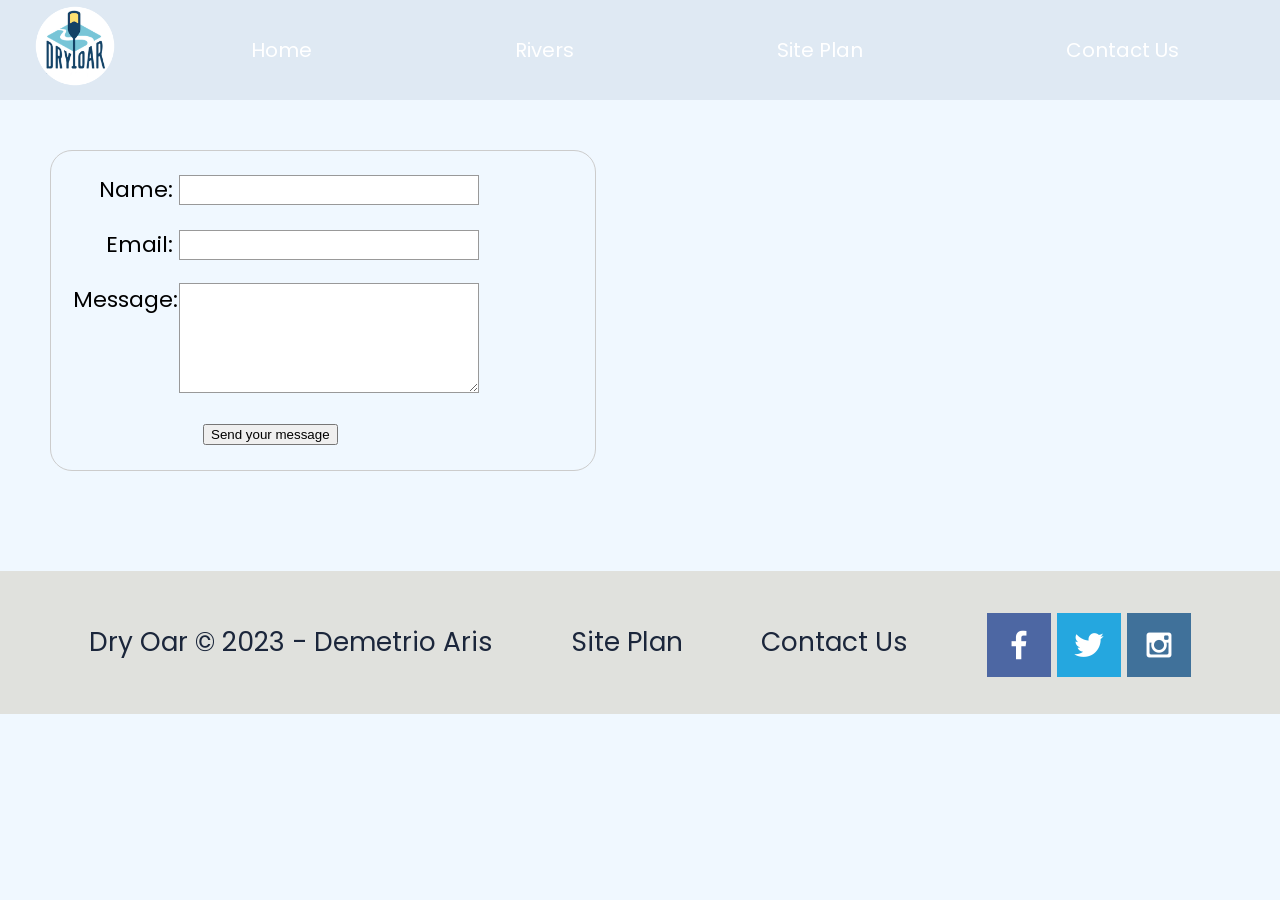
<file: wwr/html/contactus.html>
<!DOCTYPE html>
<html lang="en">
    <head>
        <meta charset="UTF-8" />
        <meta http-equiv="X-UA-Compatible" content="IE=edge" />
        <meta name="viewport" content="width=device-width, initial-scale=1.0" />
        <title>Contact Us</title>
        <link rel="stylesheet" href="../styles/style.css" />
    </head>
    <body>
        <div id="content">
            <header>
                <a id="logo_link" href="../index.html">
                    <img
                        class="logo"
                        src="../images/logo.png"
                        alt="Dry Oar Logo"
                /></a>
                <nav>
                    <a href="../html/index.html">Home</a>
                    <a href="../html/rivers.html">Rivers</a>
                    <a href="../html/site-plan-rafting.html">Site Plan</a>
                    <a href="../html/contactus.html">Contact Us</a>
                </nav>
            </header>
            <main>
                <div id="feedback"></div>
                <form action="/my-handling-form-page" method="post">
                    <ul>
                        <li>
                            <label for="name">Name:</label>
                            <input type="text" id="name" name="user_name" />
                        </li>
                        <li>
                            <label for="mail">Email:</label>
                            <input type="email" id="mail" name="user_email" />
                        </li>
                        <li>
                            <label for="msg">Message:</label>
                            <textarea id="msg" name="user_message"></textarea>
                        </li>
                        <li class="button">
                            <button type="submit">Send your message</button>
                        </li>
                    </ul>
                </form>
                <div>
                    
                </div>
            </main>
            <footer>
                <p>Dry Oar &copy; 2023 - Demetrio Aris</p>
                <p><a href="../site-plan-rafting.html">Site Plan</a></p>
                <p><a href="../contactus.html">Contact Us</a></p>
                <div class="social">
                    <a href="../https://facebook.com" target="_blank"
                        ><img src="../images/facebook.png" alt="fb icon"
                    /></a>
                    <a href="../https://twitter.com" target="_blank"
                        ><img src="../images/twitter.png" alt="twitter icon"
                    /></a>
                    <a href="../https://instagram.com" target="_blank"
                        ><img
                            src="../images/instagram.png"
                            alt="instagram icon"
                    /></a>
                </div>
            </footer>
        </div>
        <script>
            // get the feedback div element so we can do something with it.
            const feedbackElement = document.getElementById("feedback");
            // get the form so we can read what was entered in it.
            const formElement = document.forms[0];
            // add a 'listener' to wait for a submission of our form. When that happens run the code below.
            formElement.addEventListener("submit", function (e) {
                // stop the form from doing the default action.
                e.preventDefault();
                // set the contents of our feedback element to a message letting the user know the form was submitted successfully. Notice that we pull the name that was entered in the form to personalize the message!
                feedbackElement.innerHTML =
                    "Hello " +
                    formElement.user_name.value +
                    "! Thank you for your message. We will get back with you as soon as possible!";
                // make the feedback element visible.
                feedbackElement.style.display = "block";
                // add a class to move everything down so our message doesn't cover it.
                document.body.classList.toggle("moveDown");
            });
        </script>
    </body>
</html>
</file>
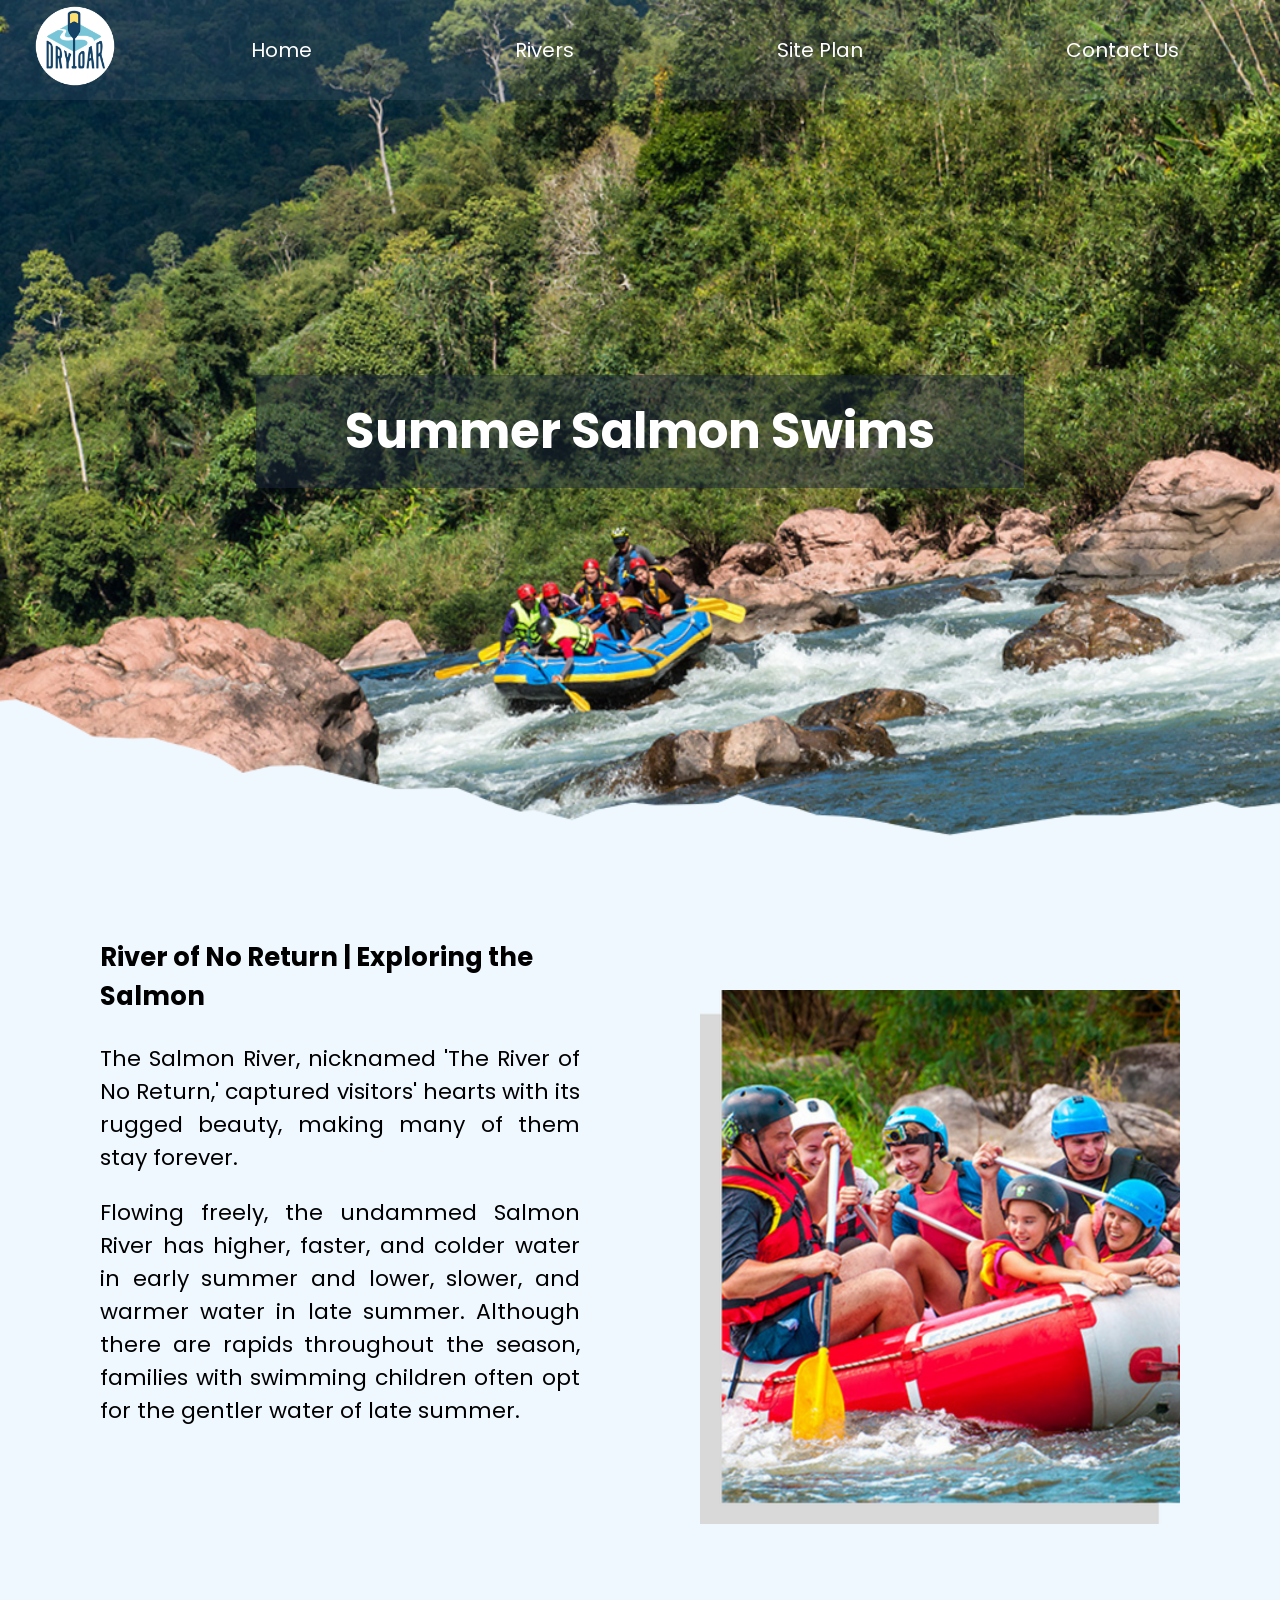
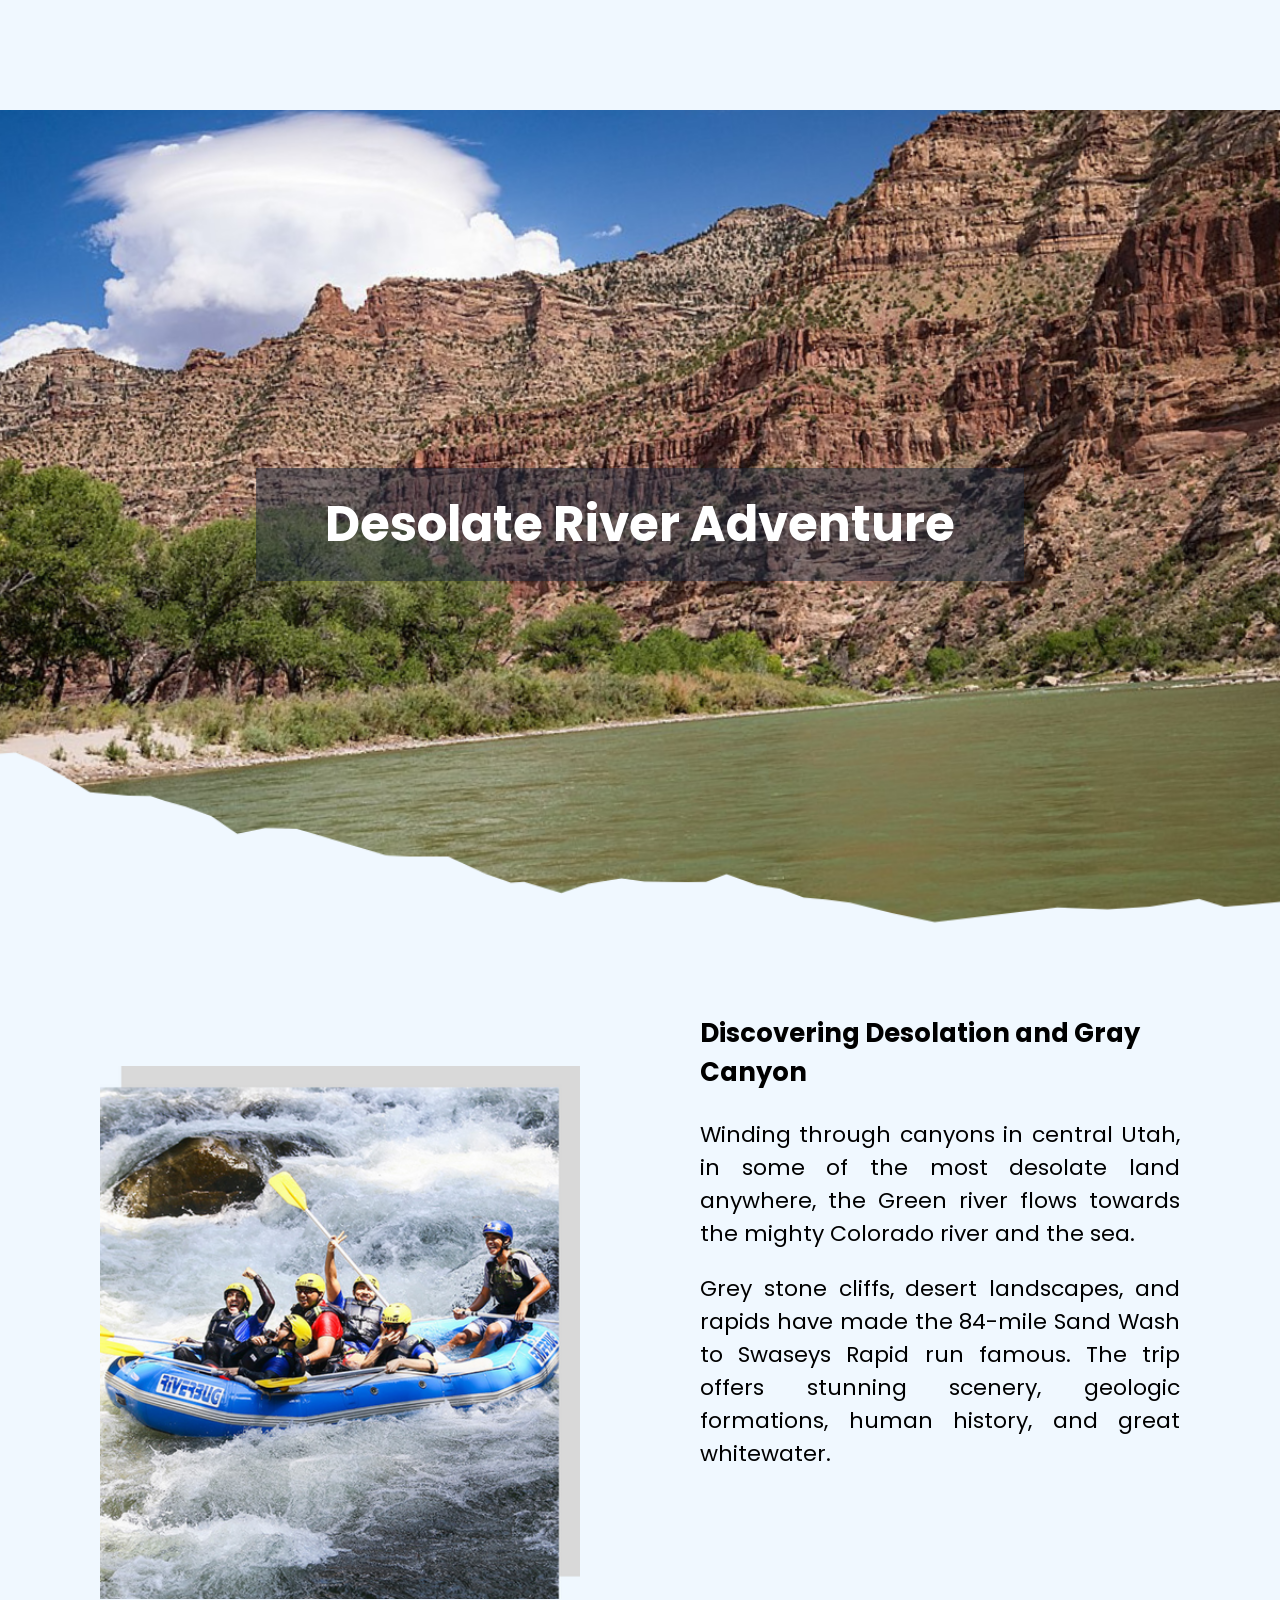
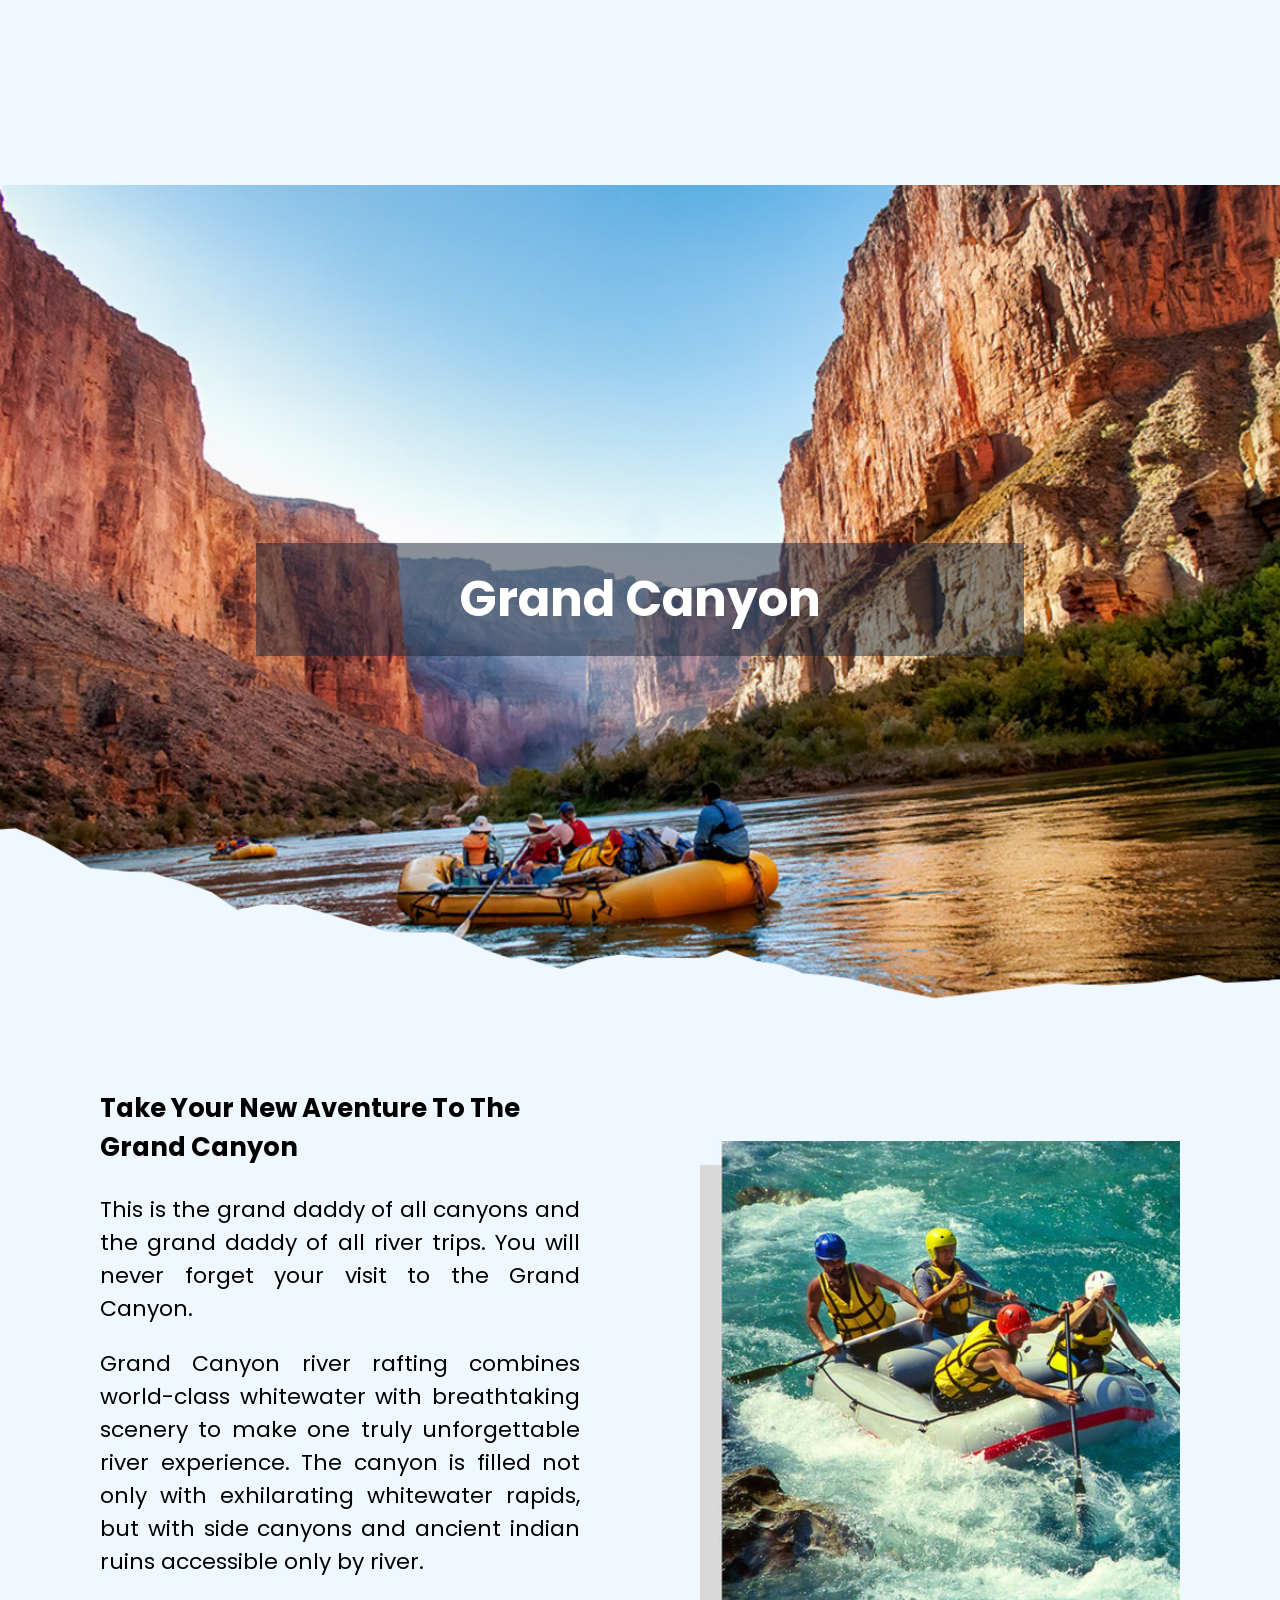
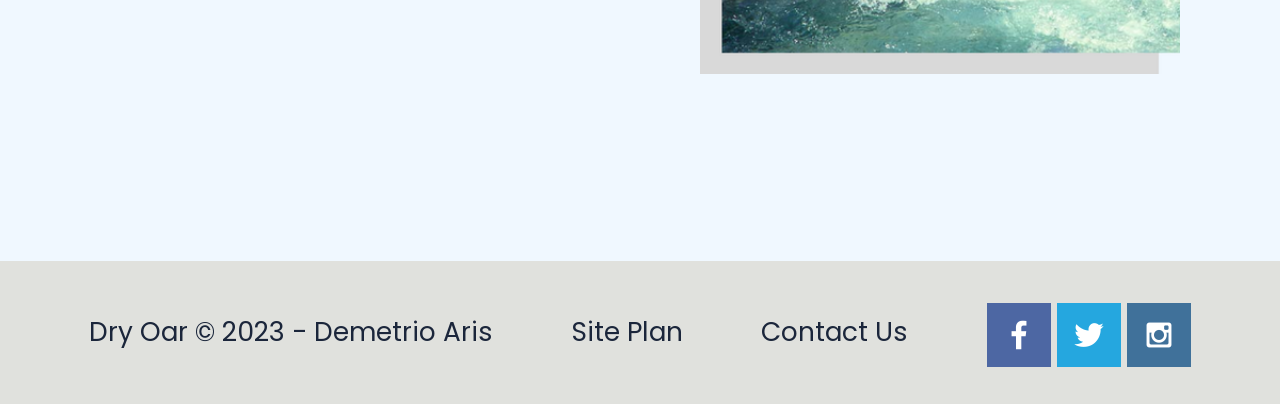
<file: wwr/html/rivers.html>
<!DOCTYPE html>
<html lang="en">
    <head>
        <meta charset="UTF-8" />
        <meta http-equiv="X-UA-Compatible" content="IE=edge" />
        <meta name="viewport" content="width=device-width, initial-scale=1.0" />
        <title>Whitewater Rafting Vacations | Dry Oar Boating | Home</title>
        <link rel="stylesheet" href="../styles/style.css" />
    </head>
    <body>
        <div id="content">
            <header>
                <a id="logo_link" href="../index.html">
                    <img
                        class="logo"
                        src="../images/logo.png"
                        alt="Dry Oar Logo"
                /></a>
                <nav>
                    <a href="../html/index.html">Home</a>
                    <a href="../html/rivers.html">Rivers</a>
                    <a href="../html/site-plan-rafting.html">Site Plan</a>
                    <a href="../html/contactus.html">Contact Us</a>
                </nav>
            </header>
            <div id="section-01">
                <div id="box-img-01">
                    <img
                        id="img-back-01"
                        class="background-img"
                        src="../images/img_28.png"
                        alt="Salmon River"
                    />
                </div>
                <div id="title-box-01">
                    <h1>Summer Salmon Swims</h1>
                </div>
            </div>

            <div id="box-text-01">
                <div id="text-01">
                    <h3>River of No Return | Exploring the Salmon</h3>
                    <p>
                        The Salmon River, nicknamed 'The River of No Return,'
                        captured visitors' hearts with its rugged beauty, making
                        many of them stay forever.
                    </p>
                    <p>
                        Flowing freely, the undammed Salmon River has higher,
                        faster, and colder water in early summer and lower,
                        slower, and warmer water in late summer. Although there
                        are rapids throughout the season, families with swimming
                        children often opt for the gentler water of late summer.
                    </p>
                </div>
                <div id="img-box-frame-01">
                    <img src="../images/img-text-01.png" alt="" />
                </div>
            </div>

            <div id="section-02">
                <div id="box-img-02">
                    <img
                        id="img-back-02"
                        src="../images/img_wiki.png"
                        alt="Desolation and Gray Canyon, river"
                    />
                </div>
                <div id="title-box-02">
                    <h1>Desolate River Adventure</h1>
                </div>
            </div>

            <div id="box-text-02">
                <div id="text-02">
                    <h3>Discovering Desolation and Gray Canyon</h3>
                    <p>
                        Winding through canyons in central Utah, in some of the
                        most desolate land anywhere, the Green river flows
                        towards the mighty Colorado river and the sea.
                    </p>
                    <p>
                        Grey stone cliffs, desert landscapes, and rapids have
                        made the 84-mile Sand Wash to Swaseys Rapid run famous.
                        The trip offers stunning scenery, geologic formations,
                        human history, and great whitewater.
                    </p>
                </div>
                <div id="img-box-frame-02">
                    <img src="../images/img-text-02.png" alt="" />
                </div>
            </div>

            <div id="section-03">
                <div id="box-img-03">
                    <img
                        id="img-back-03"
                        src="../images/img_11.png"
                        alt="Grand Canyon river"
                    />
                </div>
                <div id="title-box-03">
                    <h1>Grand Canyon</h1>
                </div>
            </div>

            <div id="box-text-03">
                <div id="text-03">
                    <h3>Take Your New Aventure To The Grand Canyon</h3>
                    <p>
                        This is the grand daddy of all canyons and the grand
                        daddy of all river trips. You will never forget your
                        visit to the Grand Canyon.
                    </p>
                    <p>
                        Grand Canyon river rafting combines world-class
                        whitewater with breathtaking scenery to make one truly
                        unforgettable river experience. The canyon is filled not
                        only with exhilarating whitewater rapids, but with side
                        canyons and ancient indian ruins accessible only by
                        river.
                    </p>
                </div>
                <div id="img-box-frame-03">
                    <img src="../images/img-text-03.png" alt="" />
                </div>
            </div>

            <footer>
                <p>Dry Oar &copy; 2023 - Demetrio Aris</p>
                <p><a href="../site-plan-rafting.html">Site Plan</a></p>
                <p><a href="../contactus.html">Contact Us</a></p>
                <div class="social">
                    <a href="../https://facebook.com" target="_blank"
                        ><img src="../images/facebook.png" alt="fb icon"
                    /></a>
                    <a href="../https://twitter.com" target="_blank"
                        ><img src="../images/twitter.png" alt="twitter icon"
                    /></a>
                    <a href="../https://instagram.com" target="_blank"
                        ><img
                            src="../images/instagram.png"
                            alt="instagram icon"
                    /></a>
                </div>
            </footer>
        </div>
    </body>
</html>
</file>
<file: wwr/styles/style.css>
@import url("https://fonts.googleapis.com/css2?family=Poppins:wght@100;200;300;400;500&family=Vollkorn:wght@400;500;600;700;800;900&display=swap");

#content {
    max-width: 1600px;
    margin: 0 auto;
}

/* geneneral*/
body {
    background-color: aliceblue;
    font-family: "Poppins", "Vollkorn", sans-serif, serif;
    font-size: 22px;
    margin: 0;
    padding: 0;
}
h2 {
    margin: 0;
}
h4 {
    color: #1b263b;
}

/*header*/
header {
    background-color: #778da924;
    font-family: "Poppins", "Vollkorn", sans-serif, serif;
}
header {
    display: grid;
    grid-template-columns: 150px auto;
}
nav a {
    text-align: center;
    color: white;
    text-decoration: none;
    font-size: 20px;
    padding: 35px;
}
nav a:hover {
    background-color: #415a77c8;
    color: #ffffff;
    transform: scale(1.1);
}
#logo_link {
    padding: 5px;
}
nav {
    display: flex;
    justify-content: space-around;
}
#logo_link {
    padding-top: 5px;
    justify-self: center;
    align-self: center;
}
.logo {
    width: 80px;
}
.logo:hover {
    transform: scale(1.1);
}

/*Hero box -------------*/

#hero-msg h1,
#hero-msg h4 {
    text-align: center;
}
#hero-img {
    width: 100%;
}
.button-box {
    text-align: center;
}
.home-title {
    color: white;
    font-family: "Vollkorn", serif;
    font-size: 2em;
    margin-top: 10px;
}
#hero {
    display: grid;
    grid-template-columns: 1fr 3fr 1fr;
    margin-top: -100px;
}
#hero-box {
    grid-column: 1/4;
    grid-row: 1/3;
    z-index: -1;
}
#hero-msg h4 {
    color: white;
}
#hero-msg {
    grid-column: 2/3;
    grid-row: 1/2;
    margin-top: 100px;
}

/*Main section ------------- */

main section {
    text-align: center;
}
main section img {
    box-sizing: border-box;
}
.rivers-card,
.camping-card,
.rapids-card {
    width: 200px;
    margin: 200px 50px;
}
.card-img {
    border: 10px solid #1b263b;
    transition: transform 0.5s;
    box-shadow: 5px 5px 10px #38558b9d;
}

#background {
    background-color: #e0e1dd;
    grid-column: 1/11;
    grid-row: 4/9;
}
#background {
    height: 700px;
}
.msg h2 {
    color: #1b263b;
    font-family: "Poppins", "Vollkorn", sans-serif, serif;
}
.msg p {
    color: #1b263b;
    font-size: 0.8em;
    padding-bottom: 15px;
}
.mountains {
    margin: 100px 0;
}
.card-img,
.mountains {
    width: 100%;
}
.home-grid {
    display: grid;
    grid-template-columns: repeat(10, 1fr);
}
.rivers-card {
    grid-column: 2/4;
    grid-row: 2/3;
}
.camping-card {
    grid-column: 5/7;
    grid-row: 2/3;
}
.rapids-card {
    grid-column: 8/10;
    grid-row: 2/3;
}
.mountains {
    width: 100%;
    grid-column: 2/7;
    grid-row: 5/8;
    box-shadow: 5px 5px 10px #6f7364;
}
.msg {
    background-color: #6f7364;
    padding: 35px;
    grid-column: 6/10;
    grid-row: 6/7;
    box-shadow: 5px 5px 10px #6f7364;
}
.card-img:hover {
    opacity: 0.6;
    transform: scale(1.1);
}
.button-box:hover,
.join-box:hover {
    transform: scale(1.1);
    opacity: 0.9;
}

/* Footer -------------*/

footer {
    background-color: #e0e1dd;
    color: #1b263b;
    padding: 25px 50px;
    margin-top: 100px;
    display: flex;
    justify-content: space-around;
    align-items: center;
}
footer a {
    color: #1b263b;
    text-decoration: none;
}
footer a:hover {
    color: #1b263b;
}
.icon {
    width: 80px;
    padding-top: 10px;
}
footer p {
    font-size: 1.2em;
}
footer p a:hover {
    text-decoration: underline;
}
footer .social img {
    padding-top: 15px;
}
.social img:hover {
    transform: scale(1.1);
}

/* #hero-box {
    padding-bottom: 35px;
    border: 0;
    border-bottom: 1px solid rgba(192, 192, 192, 0.5);
    border-left: 1px solid rgba(192, 192, 192, 0.5);
} */
.book,
.join {
    background-color: #778da9;
    color: #1b263b;
    text-decoration: none;
    font-size: 18px;
    padding: 15px 30px;
    margin-top: 50px;
    border-radius: 5px;
}
.book:hover,
.join:hover {
    background-color: #415a77ed;
    color: #1b263b;
}

@media screen and (max-width: 900px) {
    #hero,
    .home-grid {
        display: block;
        height: auto;
    }
    nav,
    footer {
        flex-direction: column;
    }
    nav a {
        display: block;
        padding: 15px;
    }
    #hero {
        margin-top: 0;
    }
    #hero-msg {
        margin-top: 0;
    }
    #hero-msg h4 {
        display: none;
    }
    .home-title {
        font-size: 25px;
        color: #6f7364;
    }
    .rivers-card,
    .camping-card,
    .rapids-card {
        margin: 50px auto;
        width: 60%;
    }
    #background {
        display: none;
    }
    .mountains,
    .msg {
        width: 80%;
        display: block;
        margin: 0 auto;
    }
    footer {
        margin-top: 25px;
    }

    /*
    Rivers page *****
    */
}

/* main page*/

#section-01 {
    display: grid;
    grid-template-columns: 1fr 3fr 1fr;
    margin-top: -100px;
}
#section-02,
#section-03 {
    margin-top: 100px;
    display: grid;
    grid-template-columns: 1fr 3fr 1fr;
}
#box-img-01,
#box-img-02,
#box-img-03 {
    grid-column: 1/4;
    grid-row: 1/4;
    z-index: -1;
}
#img-back-01,
#img-back-02,
#img-back-03 {
    width: 100%;
}
#section-01 h1,
#section-02 h1,
#section-03 h1 {
    color: white;
    font-size: 2.2em;
    text-align: center;
    margin: 0;
}
#title-box-01,
#title-box-02,
#title-box-03 {
    grid-column: 2/3;
    grid-row: 2/3;
    background-color: #1b263b80;
    padding: 20px;
}
#box-text-01,
#box-text-02,
#box-text-03 {
    margin: 0 100px;
    margin-top: 50px;
    display: grid;
    grid-template-columns: repeat(9, 1fr);
    grid-template-rows: repeat(9, 1fr);
}
#img-box-frame-01 img,
#img-box-frame-02 img,
#img-box-frame-03 img {
    width: 100%;
}
#text-01,
#text-03 {
    grid-column: 1/5;
    grid-row: 1/10;
}
#img-box-frame-01,
#img-box-frame-03 {
    grid-column: 6/10;
    grid-row: 2/9;
}
#text-02 {
    grid-column: 6/10;
    grid-row: 1/10;
}
#img-box-frame-02 {
    grid-column: 1/5;
    grid-row: 2/9;
}

#text-01 h3,
#text-02 h3,
#text-03 h3 {
    text-align: left;
}
#text-01 p,
#text-02 p,
#text-03 p {
    text-align: justify;
}

/* ******* */
form {
    /* Center the form on the page */
    margin: 50px 50px;
    width: 500px;
    /* Form outline */
    padding: 1em;
    border: 1px solid #ccc;
    border-radius: 1em;
}

ul {
    list-style: none;
    padding: 0;
    margin: 0;
}

form li + li {
    margin-top: 1em;
}

label {
    /* Uniform size & alignment */
    display: inline-block;
    width: 100px;
    text-align: right;
}

input,
textarea {
    /* To make sure that all text fields have the same font settings
       By default, textareas have a monospace font */
    font: 1em sans-serif;

    /* Uniform text field size */
    width: 300px;
    box-sizing: border-box;

    /* Match form field borders */
    border: 1px solid #999;
}

input:focus,
textarea:focus {
    /* Additional highlight for focused elements */
    border-color: #000;
}

textarea {
    /* Align multiline text fields with their labels */
    vertical-align: top;

    /* Provide space to type some text */
    height: 5em;
}

.button {
    /* Align buttons with the text fields */
    padding-left: 90px; /* same size as the label elements */
}

button {
    /* This extra margin represent roughly the same space as the space
       between the labels and their text fields */
    margin-left: 3em;
}
#feedback {
    background-color: antiquewhite;
    position: absolute;
    top: 0;
    left: 0;
    right: 0;
    padding: 0.5em;
    /* make this element invisible until we are ready for it */
    display: none;
}
.moveDown {
    margin-top: 3em;
}
</file>
<file: dap/styles/style.css>
@import url("https://fonts.googleapis.com/css2?family=Montserrat:wght@100;200;300;400;500;600;700;800;900&family=Roboto:wght@100;300;400;500;700;900&display=swap");

:root {
    /* change the values below to your colors from your palette */
    --primary-color: #03045e;
    --secondary-color: #0077b6;
    --accent1-color: #00b4d8;
    --accent2-color: #90e0ef;
    --accent3-color: #caf0f8;
    /*--FederalBlue: #03045e;
    --HonoluluBlue: #0077b6;
    --PacificCyan: #00b4d8;
    --NonPhotoBlue: #90e0ef;
    --LightCyan: #caf0f8;*/

    /* change the values below to your chosen font(s) */
    --heading-font: "Roboto", sans-serif;
    --paragraph-font: "Montserrat", sans-serif;

    /* these colors below should be chosen from among your palette colors above */
    --headline-color-on-white: #03045e; /* headlines on a white background */
    --headline-color-on-color: #caf0f8; /* headlines on a colored background */
    --paragraph-color-on-white: #03045e; /* paragraph text on a white background */
    --paragraph-color-on-color: #caf0f8; /* paragraph text on a colored background */
    --paragraph-background-color: #0077b6;
    --nav-link-color: #03045e;
    --nav-background-color: white;
    --nav-hover-link-color: #caf0f8;
    --nav-hover-background-color: #03045e;
}
/* General*/
.content {
    max-width: 1200px;
    margin: 0 auto;
}
body {
    background-color: white;
    font-size: 24px;
    margin: 0;
    padding: 0;
}
h1,
h3,
h4 {
    font-family: var(--heading-font);
}
p {
    font-family: var(--paragraph-font);
}

/*Header*/
header {
    background-color: rgba(226, 226, 226, 0.247);
    font-family: var(--heading-font);
}
header {
    display: flex;
    justify-content: space-between;
    align-items: center;
    padding: 0 280px 0 280px;
}
nav a {
    text-align: center;
    color: var(--nav-link-color);
    text-decoration: none;
    font-size: 20px;
    padding: 10px 35px;
}
nav a:hover {
    background-color: var(--nav-hover-background-color);
    color: var(--nav-hover-link-color);
    transform: scale(1.1);
}
nav {
    grid-column: 3/6;
    display: flex;
    justify-content: space-between;
    justify-content: center;
    align-items: center;
    margin: 0 25px;
}
#logo_link {
    align-self: center;
    grid-column: 2/3;
    text-align: center;
}
.logo {
    width: 125px;
}
.logo:hover {
    transform: scale(1.1);
}

/*Intro Box*/
#intro-box {
    display: grid;
    grid-template-columns: 100px 1fr 1fr 100px;
    grid-template-rows: 150px 1fr 200px;
}

#intro-img {
    width: 1200px;
    height: 669px;
    grid-column: 1/5;
    z-index: -1;
}
#intro-msg {
    background-color: #0076b688;
    width: 490px;
    height: 271px;
    grid-column: 2/3;
    grid-row: 2/3;
    z-index: 0;
}
#intro-msg {
    display: grid;
    grid-template-columns: 1fr 1fr;
    grid-template-rows: repeat(4, auto);
}
#intro-msg h4 {
    height: 14px;
    padding: 5px;
    font-size: 14px;
    grid-row: 1/2;
    grid-column: 1/2;
    margin: 0;
    margin-top: 20px;
    text-align: left;
    color: var(--headline-color-on-color);
}
#intro-msg h1 {
    height: 32px;
    font-size: 32px;
    grid-row: 2/3;
    grid-column: 1/2;
    margin: 0;
    padding: 3px;
    text-align: left;
    color: var(--headline-color-on-color);
}
#intro-msg p {
    font-size: 14px;
    height: 77px;
    margin: 0;
    padding: 3px;
    grid-row: 3/4;
    grid-column: 1/2;
    color: var(--headline-color-on-color);
}
#intro-social {
    grid-row: 4/5;
    grid-column: 1/2;
}
strong {
    color: var(--headline-color-on-white);
}

.icon {
    width: 50px;
    margin: 0 10px;
}
.icon:hover {
    transform: scale(1.1);
}
/*Main */
#about-myself h1 {
    font-family: var(--heading-font);
    font-size: 32px;
    height: 32px;
    text-align: center;
}
#about-myself p {
    font-family: var(--paragraph-font);
    font-size: 16px;
    height: 120px;
    text-align: justify;
}
#about-myself {
    margin: 120px 100px 30px 100px;
}

#tools {
    margin: 30px 0;
    display: grid;
    grid-template-columns: 100px 1fr 1fr 100px;
    grid-template-rows: 34px 1fr 1fr;
    justify-items: center;
    align-items: center;
}
#tools h1 {
    font-family: var(--heading-font);
    font-size: 32px;
    height: 32px;
    text-align: center;
    grid-column: 2/4;
    grid-row: 1/2;
    margin: 0;
}
#box-tools-1,
#box-tools-2,
#box-tools-3,
#box-tools-4 {
    border: solid black;
    width: 100px;
    height: 135px;
    border-radius: 25px;
    text-align: center;
    margin: 25px 0;
    align-self: center;
}
#box-tools-1 {
    grid-column: 2/3;
    grid-row: 2/3;
}
#box-tools-2 {
    grid-column: 3/4;
    grid-row: 2/3;
}
#box-tools-3 {
    grid-column: 2/3;
    grid-row: 3/4;
}
#box-tools-4 {
    grid-column: 3/4;
    grid-row: 3/4;
}
.tools-icon {
    width: 85px;
    height: 90px;
    margin: 25px 0;
}
#box-projects {
    display: grid;
    grid-template-columns: 100px repeat(3, 1fr) 100px;
    grid-template-rows: 32px 1fr;
}
#box-1p {
    grid-column: 2/3;
    grid-row: 2/3;
}
#box-2p {
    grid-column: 3/4;
    grid-row: 2/3;
}
#box-3p {
    grid-column: 4/5;
    grid-row: 2/3;
}
#box-projects h1 {
    font-family: var(--heading-font);
    font-size: 32px;
    height: 32px;
    text-align: center;
    margin: 0;
    grid-column: 2/5;
    grid-row: 1/2;
}
#box-1p,
#box-2p,
#box-3p {
    border: solid black;
    border-radius: 50px;
    width: 250px;
    height: 420px;
    text-align: center;
    margin: 50px 10px;
}
#box-1p img,
#box-2p img,
#box-3p img {
    width: 209px;
    height: 174px;
    margin: 15px;
}
#box-1p h3,
#box-2p h3,
#box-3p h3 {
    font-family: var(--heading-font);
    font-size: 16px;
    height: 17px;
    margin: 0;
    text-align: center;
}
#box-1p p,
#box-2p p,
#box-3p p {
    font-family: var(--paragraph-font);
    font-size: 14px;
    height: 110px;
    text-align: justify;
    margin: 15px;
}
.button-project,
.button-contact {
    text-align: center;
}
.more-info,
.contact {
    background-color: var(--nav-background-color);
    color: var(--nav-link-color);
    text-decoration: none;
    font-size: 18px;
    padding: 15px 30px;
    margin-top: 25px;
    border-radius: 5px;
}
.more-info:hover,
.contact:hover {
    background-color: var(--nav-hover-background-color);
    color: var(--nav-hover-link-color);
}
.invitation-box p {
    text-align: center;
    margin-top: 100px;
}

/*Project page*/

main h1 {
    text-align: center;
    margin: 25px 0;
    font-size: 40px;
    font-family: var(--heading-font);
}

#box-section-01 {
    display: grid;
    grid-template-columns: 100px 1fr 50px 1fr 100px;
    grid-template-rows: 50px 1fr 50px;
    margin: 50px 0;
}
#box-section-01 h2 {
    text-align: center;
    grid-column: 2/3;
    grid-row: 1/2;
    margin: 0;
    font-family: var(--heading-font);
    font-size: 32px;
}
#box-section-01 p {
    grid-column: 2/3;
    grid-row: 2/4;
    font-size: 22px;
    font-family: var(--paragraph-font);
    text-align: justify;
    margin: 30px 25px;
}
#box-section-01 a {
    grid-column: 2/3;
    grid-row: 5;
    text-align: center;
    margin: 0 200px;
}

#box-slider {
    grid-column: 4/5;
    grid-row: 1/4;
    align-self: center;
}

#box-section-02 {
    display: grid;
    grid-template-columns: 100px 1fr 50px 1fr 100px;
    grid-template-rows: 150px 1fr 1fr;
    margin: 50px 0;
}
#box-section-02 h2 {
    text-align: center;
    grid-column: 4/5;
    grid-row: 1/2;
    margin: 0;
    font-family: var(--heading-font);
    font-size: 32px;
}
#box-section-02 p {
    grid-column: 4/5;
    grid-row: 2/4;
    font-size: 22px;
    font-family: var(--paragraph-font);
    text-align: justify;
    margin: 30px 25px;
}
#box-section-02 img {
    width: 100%;
    grid-column: 2/3;
    grid-row: 1/4;
    align-self: center;
}
#box-section-02 a {
    grid-column: 4/5;
    grid-row: 5;
    text-align: center;
    width: 50px;
    height: 30px;
    margin: 0 200px;
}

#box-section-03 {
    display: grid;
    grid-template-columns: 100px 1fr 50px 1fr 100px;
    grid-template-rows: 50px 1fr 1fr;
    margin: 50px 0;
}
#box-section-03 h2 {
    text-align: center;
    grid-column: 2/3;
    grid-row: 1/2;
    margin: 0;
    font-family: var(--heading-font);
    font-size: 32px;
}
#box-section-03 p {
    grid-column: 2/3;
    grid-row: 2/4;
    font-size: 22px;
    font-family: var(--paragraph-font);
    text-align: justify;
    margin: 30px 25px;
}
#box-section-03 img {
    width: 100%;
    grid-column: 4/5;
    grid-row: 1/4;
    align-self: center;
}
#box-section-03 a {
    grid-column: 2/3;
    grid-row: 5;
    text-align: center;
    width: 50px;
    height: 30px;
    margin: 0 200px;
}
#values-box {
    display: grid;
    grid-template-columns: 100px 1fr 1fr 1fr 100px;
}
#values-box h1 {
    grid-column: 2/5;
    grid-row-start: 1;
    text-align: center;
    font-size: 32px;
    font-family: var(--heading-font);
    margin: 50px 0;
    height: 40px;
}
#value-01 {
    grid-column: 2/3;
    grid-row: 2/3;
    border: solid black;
    margin: 0 20px;
}
#value-01 h2,
#value-02 h2,
#value-03 h2 {
    text-align: center;
    margin: 10px;
}
#value-01 p,
#value-02 p,
#value-03 p {
    text-align: justify;
    margin: 10px;
    font-family: var(--paragraph-font);
}
#value-02 {
    grid-column: 3/4;
    grid-row: 2/3;
    border: solid black;
    margin: 0 20px;
}
#value-03 {
    grid-column: 4/5;
    grid-row: 2/3;
    border: solid black;
    margin: 0 20px;
}

* {
    box-sizing: border-box;
}

/* Slideshow container */
.slideshow-container {
    max-width: 1000px;
    position: relative;
    margin: auto;
}

/* Hide the images by default */
.mySlides {
    display: none;
}

/* Next & previous buttons */
.prev,
.next {
    cursor: pointer;
    position: absolute;
    top: 50%;
    width: auto;
    margin-top: -22px;
    padding: 16px;
    color: white;
    font-weight: bold;
    font-size: 18px;
    transition: 0.6s ease;
    border-radius: 0 3px 3px 0;
    user-select: none;
}

/* Position the "next button" to the right */
.next {
    right: 0;
    border-radius: 3px 0 0 3px;
}

/* On hover, add a black background color with a little bit see-through */
.prev:hover,
.next:hover {
    background-color: rgba(0, 0, 0, 0.8);
}

/* Caption text */
.text {
    color: #f2f2f2;
    font-size: 15px;
    padding: 8px 12px;
    position: absolute;
    bottom: 8px;
    width: 100%;
    text-align: center;
}

/* Number text (1/3 etc) */
.numbertext {
    color: #f2f2f2;
    font-size: 12px;
    padding: 8px 12px;
    position: absolute;
    top: 0;
}

/* The dots/bullets/indicators */
.dot {
    cursor: pointer;
    height: 15px;
    width: 15px;
    margin: 0 2px;
    background-color: #bbb;
    border-radius: 50%;
    display: inline-block;
    transition: background-color 0.6s ease;
}

.active,
.dot:hover {
    background-color: #717171;
}

/* Fading animation */
.fade {
    animation-name: fade;
    animation-duration: 1.5s;
}

@keyframes fade {
    from {
        opacity: 0.4;
    }
    to {
        opacity: 1;
    }
}

/*Footer*/
footer {
    background-color: var(--paragraph-background-color);
    color: var(--paragraph-color-on-color);
    padding: 25px 50px;
    margin-top: 100px;
    display: flex;
    justify-content: space-around;
    align-items: center;
}
footer a {
    color: var(--nav-hover-link-color);
    text-decoration: none;
}
footer a:hover {
    color: var(--nav-link-color);
}

/* Contact Us */
#contactus-main {
    display: grid;
    grid-template-columns: 100px 1fr 1fr 100px;
    grid-template-rows: 100px 1fr 350px 1fr 100px;
}
#img-backgroung {
    width: 100%;
    grid-column: 1/5;
    grid-row: 1/7;
    z-index: -2;
}

form {
    color: var(--paragraph-color-on-color);
    grid-column: 2/3;
    background-color: #0076b6bd;
    /* Center the form on the page */
    grid-row: 3/4;
    width: 500px;
    /* Form outline */
    padding: 1em;
    border: 1px solid #000000;
    border-radius: 1em;
    margin: 0 10px;
}
ul {
    list-style: none;
    padding: 0;
    margin: 0;
}
form li + li {
    margin-top: 1em;
}
label {
    /* Uniform size & alignment */
    display: inline-block;
    width: 100px;
    text-align: right;
    font-family: var(--paragraph-font);
}
input,
textarea {
    /* To make sure that all text fields have the same font settings
       By default, textareas have a monospace font */
    font: 1em sans-serif;

    /* Uniform text field size */
    width: 300px;
    box-sizing: border-box;

    /* Match form field borders */
    border: 1px solid #999;
}
input:focus,
textarea:focus {
    /* Additional highlight for focused elements */
    border-color: #000;
}
textarea {
    /* Align multiline text fields with their labels */
    vertical-align: top;

    /* Provide space to type some text */
    height: 5em;
}
.buttoncontac {
    /* Align buttons with the text fields */
    padding-left: 90px; /* same size as the label elements */
}
form button {
    margin-left: 100px;
}

#final-contact {
    background-color: #0076b6bd;
    padding: 1em;
    border: 1px solid #000000;
    border-radius: 1em;
    width: 490px;
    height: 271px;
    grid-column: 3/5;
    grid-row: 3/4;
    align-self: center;
    margin: 0 25px;
}
#final-contact h3, #final-contact p {
    font-family: var(--paragraph-font);;
    color: var(--paragraph-color-on-color);
}
</file>
<file: dap/site-plan.css>
/* if you are using any Google fonts change the font names below to your fonts. 
Any spaces in your font name should be replaced with a +. 
Fonts are separated by a | */
@import url("https://fonts.googleapis.com/css2?family=Corben:wght@400;700&family=Lato:wght@100;300;400;700;900&family=Montserrat:wght@100;200;300;400;500;600;700;800;900&display=swap");

:root {
    /* change the values below to your colors from your palette */
    --primary-color: #03045e;
    --secondary-color: #0077b6;
    --accent1-color: #00b4d8;
    --accent2-color: #90e0ef;
    --accent3-color: #caf0f8;
    /*--FederalBlue: #03045e;
    --HonoluluBlue: #0077b6;
    --PacificCyan: #00b4d8;
    --NonPhotoBlue: #90e0ef;
    --LightCyan: #caf0f8;*/

    /* change the values below to your chosen font(s) */
    --heading-font: "Corben", cursive;
    --paragraph-font: "Montserrat", sans-serif;

    /* these colors below should be chosen from among your palette colors above */
    --headline-color-on-white: #03045e; /* headlines on a white background */
    --headline-color-on-color: #caf0f8; /* headlines on a colored background */
    --paragraph-color-on-white: #03045e; /* paragraph text on a white background */
    --paragraph-color-on-color: #caf0f8; /* paragraph text on a colored background */
    --paragraph-background-color: #0077b6;
    --nav-link-color: #caf0f8;
    --nav-background-color: #03045e;
    --nav-hover-link-color: #03045e;
    --nav-hover-background-color: #caf0f8;
}

/*  Look around below...but DON'T CHANGE ANYTHING! */

body {
    max-width: 1200px;
    margin: 0 auto;
    padding: 4em;
    font-size: 18px;
    text-align: center;
}
img {
    display: block;
    margin: 0 auto;
}
h1,
h2,
h3,
h4,
h5,
h6 {
    font-family: var(--heading-font);
    color: var(--headline-color-on-white);
}
h2 {
    text-align: center;
}
hr {
    height: 3px;
    margin: 35px 0;
    background: var(--accent1-color);
}
header {
    padding: 1em;
    text-align: center;
    color: var(--headline-color-on-color);
    background-color: var(--paragraph-background-color);
}
header > h1,
header > h2 {
    color: var(--headline-color-on-color);
}

p {
    font-family: var(--paragraph-font);
    color: var(--paragraph-color-on-white);
    padding: 1em;
}
.colors {
    width: 100%;
    min-width: 350px;
    margin: 30px auto;
    text-align: center;
}
.colors th {
    background-color: #999;
}
.colors td {
    width: 25%;
    height: 3em;
}

.primary {
    background-color: var(--primary-color);
}
.secondary {
    background-color: var(--secondary-color);
}
.accent1 {
    background-color: var(--accent1-color);
}
.accent2 {
    background-color: var(--accent2-color);
}

p.colored {
    background-color: var(--paragraph-background-color);
    color: var(--paragraph-color-on-color);
}

nav {
    background-color: var(--nav-background-color);
    line-height: 3em;
    text-align: center;
    font-size: 1.2em;
}
nav {
    list-style-type: none;
    display: flex;
}
nav a {
    padding: 1em;
    min-width: 120px;
    text-decoration: none;
    padding: 10px;
}
nav a:link,
nav a:visited {
    color: var(--nav-link-color);
}
nav a:hover {
    color: var(--nav-hover-link-color);
    background-color: var(--nav-hover-background-color);
}

.sitemap {
    display: grid;
    justify-content: center;

    grid-template-columns: repeat(6, 15%);
    grid-template-rows: 3em 1.5em 1.5em 3em;
    grid-template-areas:
        ". . home home . ."
        ". . . top . ."
        ". left left right right ."
        "page2 page2 . . page3 page3";
}
.sitemap > div {
    text-align: center;
}
.sm-home {
    grid-area: home;
    background-color: #ccc;
    line-height: 3em;
}
.sm-page2 {
    grid-area: page2;
    background-color: #ccc;
    line-height: 3em;
}
.sm-page3 {
    grid-area: page3;
    background-color: #ccc;
    line-height: 3em;
}

.top {
    grid-area: top;
    border-left: 1px solid;
}

.left {
    grid-area: left;
    border-top: 1px solid;
    border-left: 1px solid;
}

.right {
    grid-area: right;
    border-top: 1px solid;
    border-right: 1px solid;
}
</file>
<file: positioning/chalenges/chalengew9.css>
body {
    margin: 0;
    border: 2px solid rgb(0, 0, 0);
    border-radius: 2%;
    width: 300px;
}
h1 {
    margin: 0;
    text-align: center;
    content:initial;
    width: auto;
    height: auto;
}
.week {
    color: rgb(40, 40, 255);
    margin: 0%;
    margin-top: 20px;
    text-align: center;
    
}
.text {
    color: gray;
    text-align: center;
    margin: 20px 20px;
    padding: 20px;
    font-size: medium;
}
.box {
    background-color: rgb(102, 143, 255);
    display: grid;
    grid-template-columns: 1fr 1fr 1fr;
    margin: 0;
    padding: 0;

}
.n1, .n2, .n3 {
    align-items: center;
    justify-content: center;
    padding-top: 20px;
    padding-bottom: 20px;
    display: grid;
    grid-template-rows: 1fr 1fr;
}
.s1 {
    font-size: 20px;
    text-align: center;
    justify-self: center;
    margin: 0;
    color: white;
    height: 20px;
}
.s2 {
    font-size: 10px;
    text-align: center;
    margin: 0;
    color: white;
}
.n1 {
    grid-column: 1/2;
    border-right: 1px solid white;
}
.n2 {
    grid-column: 2/3;
    border-right: 1px solid white;
}
.n3 {
    grid-column: 3/4;
}
</file>
<file: positioning/positioning/positionstyles.css>
/* CSS - Name: "positionstyles.css" */
/* Activity 1 styles */
.content1 {
    /* This is the parent of the activity 1 boxes. */
    display: grid;
    grid-template-columns: 1fr 1fr;
    justify-items: center;
    grid-gap: 20px;
}
.red1 {
    width: 100%;
    height: 100px;
    background-color: red;
    grid-column: 1/3;
}
.green1 {
    width: 200px;
    height: 200px;
    background-color: green;
}
.yellow1 {
    width: 200px;
    height: 200px;
    background-color: gold;
}
.blue1 {
    width: 100%;
    height: 100px;
    background-color: blue;
    grid-column: 1/3;
}
/* Activity 2 styles */
.content2 {
    /* This is the parent of the activity 2 boxes. */
    display: grid;
    grid-template-columns: 50px 50px 50px 50px 50px;
}
.red2 {
    width: 100px;
    height: 100px;
    background-color: red;
    grid-column: 1/2;
    z-index: 1;
}
.green2 {
    width: 100px;
    height: 100px;
    background-color: green;
    margin-top: 50px;
    z-index: 2;
}
.yellow2 {
    width: 100px;
    height: 100px;
    background-color: gold;
    z-index: 3;
    margin-top: 100px;
}
.blue2 {
    width: 100px;
    height: 100px;
    background-color: blue;
    z-index: 4;
    margin-top: 150px;
}
/* Activity 3 styles */
.content3 {
    /* This is the parent of the activity 3 boxes. */
    display: grid;
    grid-template-columns: 1fr 1fr;
    grid-column-gap: 50px;
}
.red3 {
    width: 100%;
    height: 100px;
    background-color: red;
    grid-column: 1/3;
}
.green3 {
    width: 100%;
    height: 100px;
    background-color: green;
}
.yellow3 {
    width: 100%;
    height: 100px;
    background-color: gold;
}
.blue3 {
    width: 100%;
    height: 100px;
    background-color: blue;
    grid-column: 1/3;
}
/* Activity 4 styles */
.content4 {
    /* This is the parent of the activity 4 boxes. */
    height: 400px;
    display: grid;
    grid-template-columns: 1fr 1fr;
}
.red4 {
    width: 100%;
    height: 100%;
    background-color: red;
    grid-row: 1/4;
}
.green4 {
    width: 100%;
    height: 100%;
    background-color: green;
}
.yellow4 {
    width: 100%;
    height: 100%;
    background-color: gold;
}
.blue4 {
    width: 100%;
    height: 100%;
    background-color: blue;
}
/* Activity 5 styles */
.content5 {
    /* This is the parent of the activity 5 boxes. */
    height: 400px;
}
.red5 {
    width: 100%;
    height: 100px;
    background-color: red;
    grid-column: 1/3;
}
.green5 {
    width: 175px;
    height: 175px;
    background-color: green;
    float: left;
}
.yellow5 {
    width: 100%;
    height: 100%;
    background-color: gold;
}
.blue5 {
    width: 100%;
    height: 100px;
    background-color: blue;
}
/* Activity 6 styles */
.content6 {
    /* This is the parent of the activity 6 boxes. */
    display: grid;
    grid-template-columns: repeat(6, 1fr);
    grid-template-rows: repeat(6, 1fr);
}
.red6 {
    width: 100%;
    height: 100px;
    background-color: red;
    grid-column: 1/5;
    grid-row: 1/3;
    z-index: 1;
}
.green6 {
    width: 100%;
    height: 100px;
    background-color: green;
    grid-column: 1/3;
    grid-row: 5/7;
    z-index: 3;
}
.yellow6 {
    width: 100%;
    height: 100%;
    background-color: gold;
    grid-column: 5/7;
    grid-row: 3/7;
    z-index: 3;
}
.blue6 {
    width: 100%;
    height: 100%;
    background-color: blue;
    grid-column: 2/6;
    grid-row: 2/6;
    z-index: 2;
}

/* Do not make any changes below here */
.activity {
    width: 70%;
    margin: 20px auto;
    font-family: Arial, sans-serif;
    border: 1px solid black;
    padding: 10px;
    clear: both;
    overflow: auto;
}

.hint {
    border: 1px solid grey;
    background: #e0e0e0;
    padding: 0.5em;
    position: relative;
    margin: 1em 0;
}
.hint h3 {
    margin: 0;
}
.hint:hover {
    background: #d0d0d0;
}
.hint > div {
    display: none;
}

.hint input[type="checkbox"] {
    position: absolute;
    width: 100%;
    height: 100%;
    opacity: 0;
    z-index: 1;
    cursor: pointer;
}

.hint input[type="checkbox"]:checked ~ div {
    display: block;
}

.hint i {
    position: absolute;
    transform: translate(-6px, 0);
    margin-top: 16px;
    right: 10px;
    top: -3px;
}
.hint i:before,
.hint i:after {
    content: "";
    position: absolute;
    background-color: black;
    width: 3px;
    height: 9px;
}
.hint i:before {
    transform: translate(2px, 0) rotate(45deg);
}
.hint i:after {
    transform: translate(-2px, 0) rotate(-45deg);
}

.hint input[type="checkbox"]:checked ~ i:before {
    transform: translate(-2px, 0) rotate(45deg);
}
.hint input[type="checkbox"]:checked ~ i:after {
    transform: translate(2px, 0) rotate(-45deg);
}
.hint a {
    position: relative;
    z-index: 1;
}
</file>
